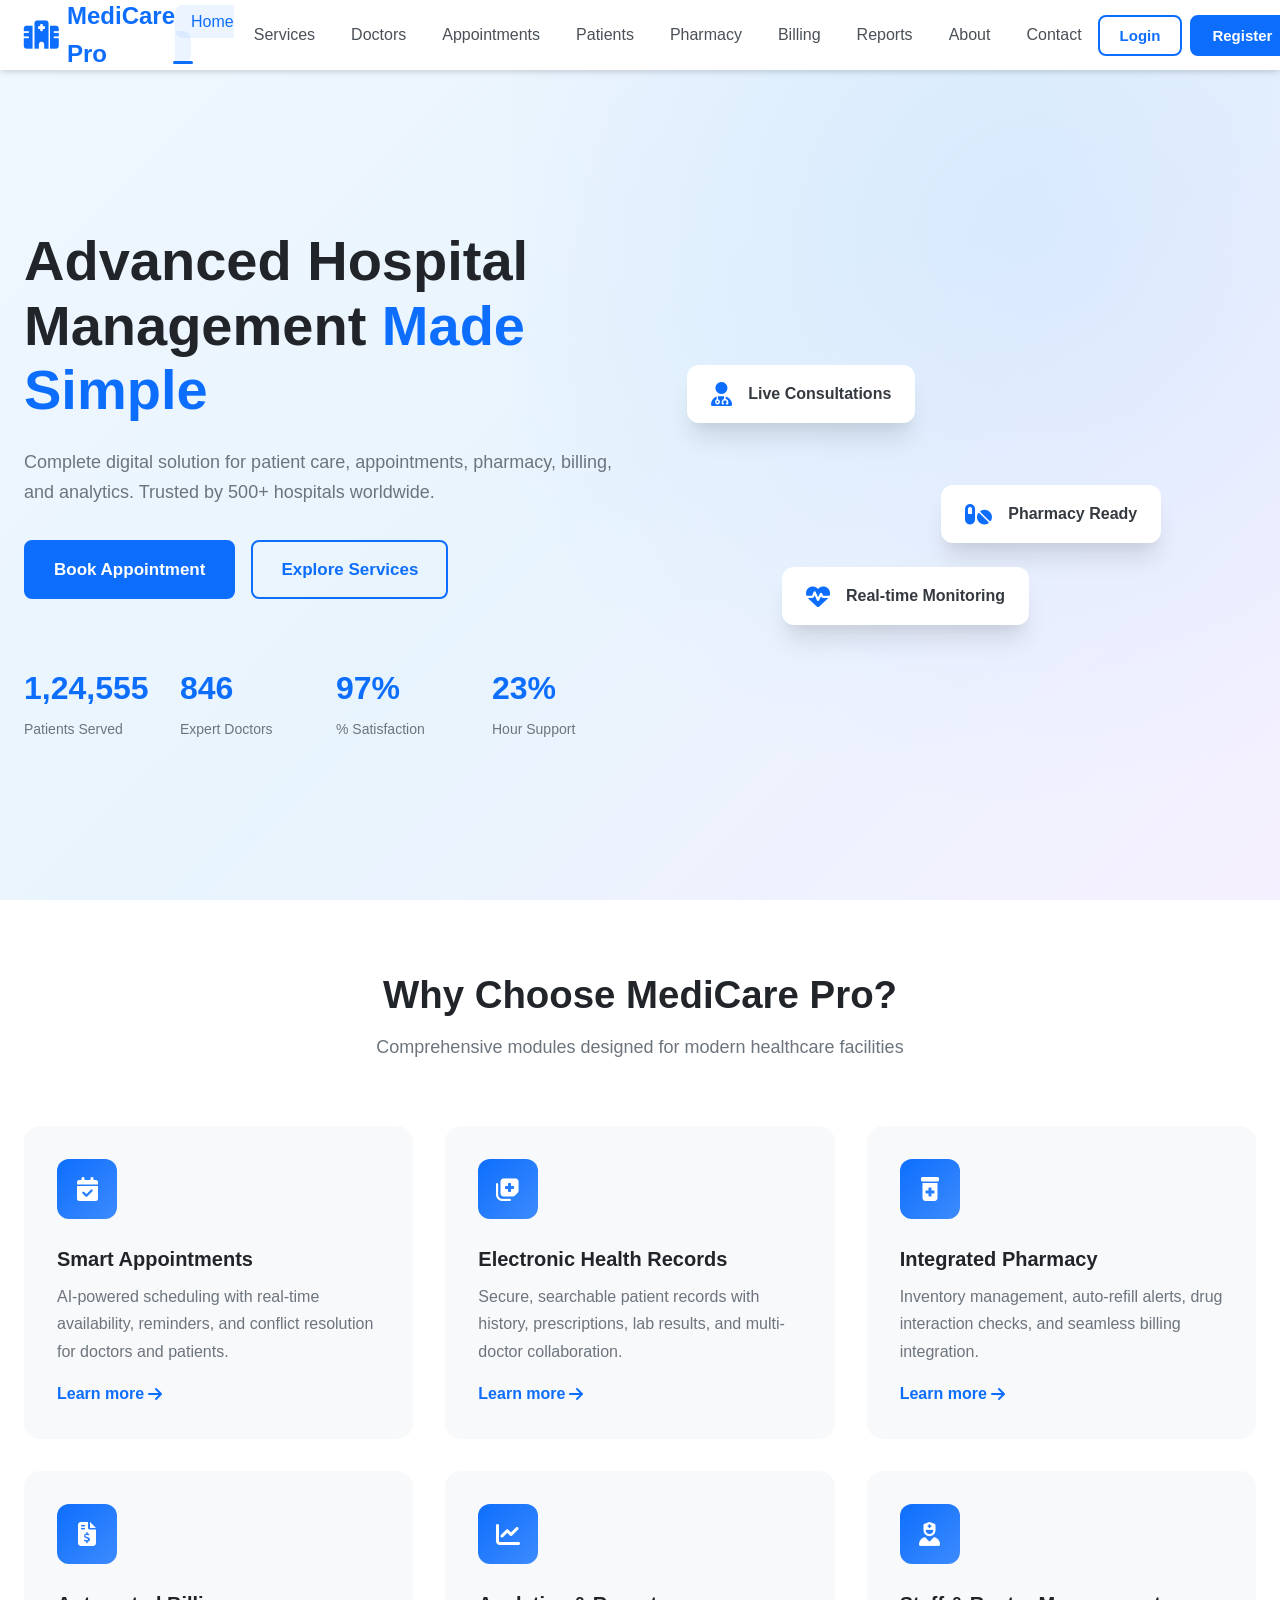
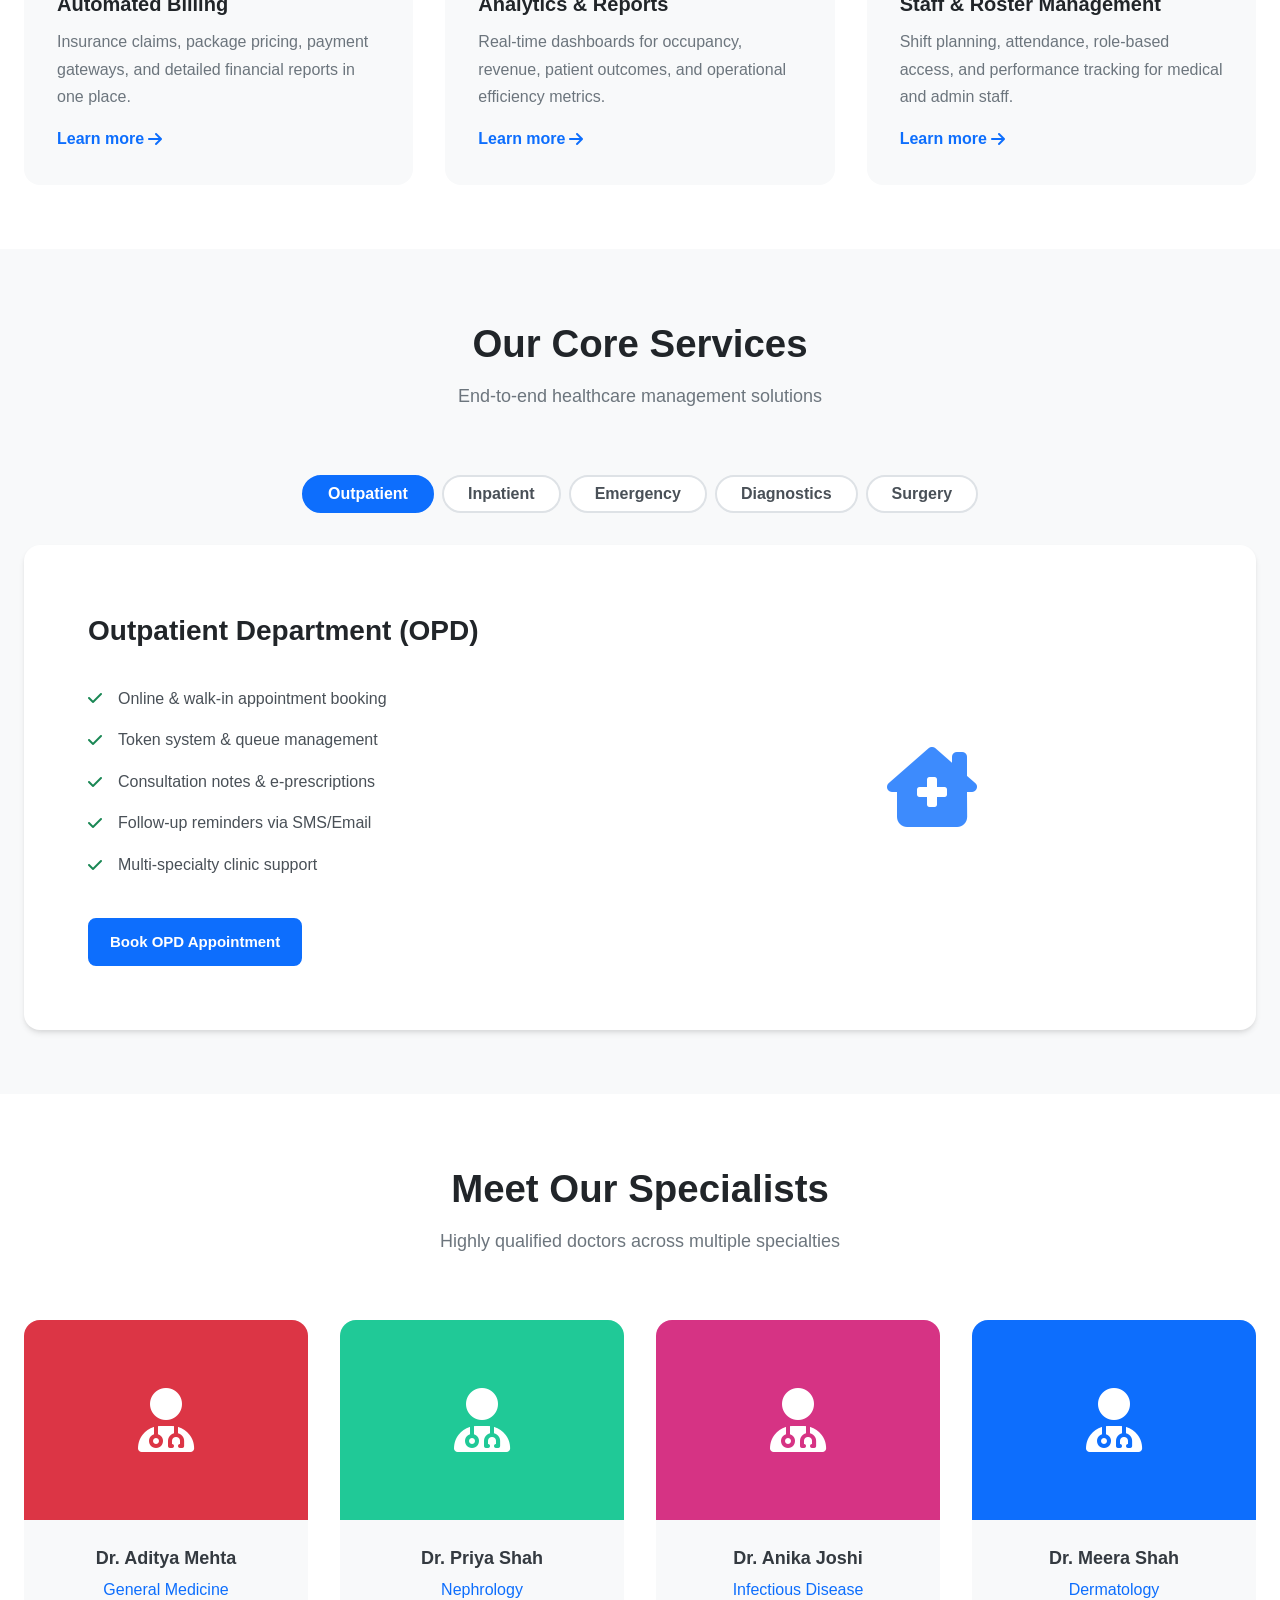
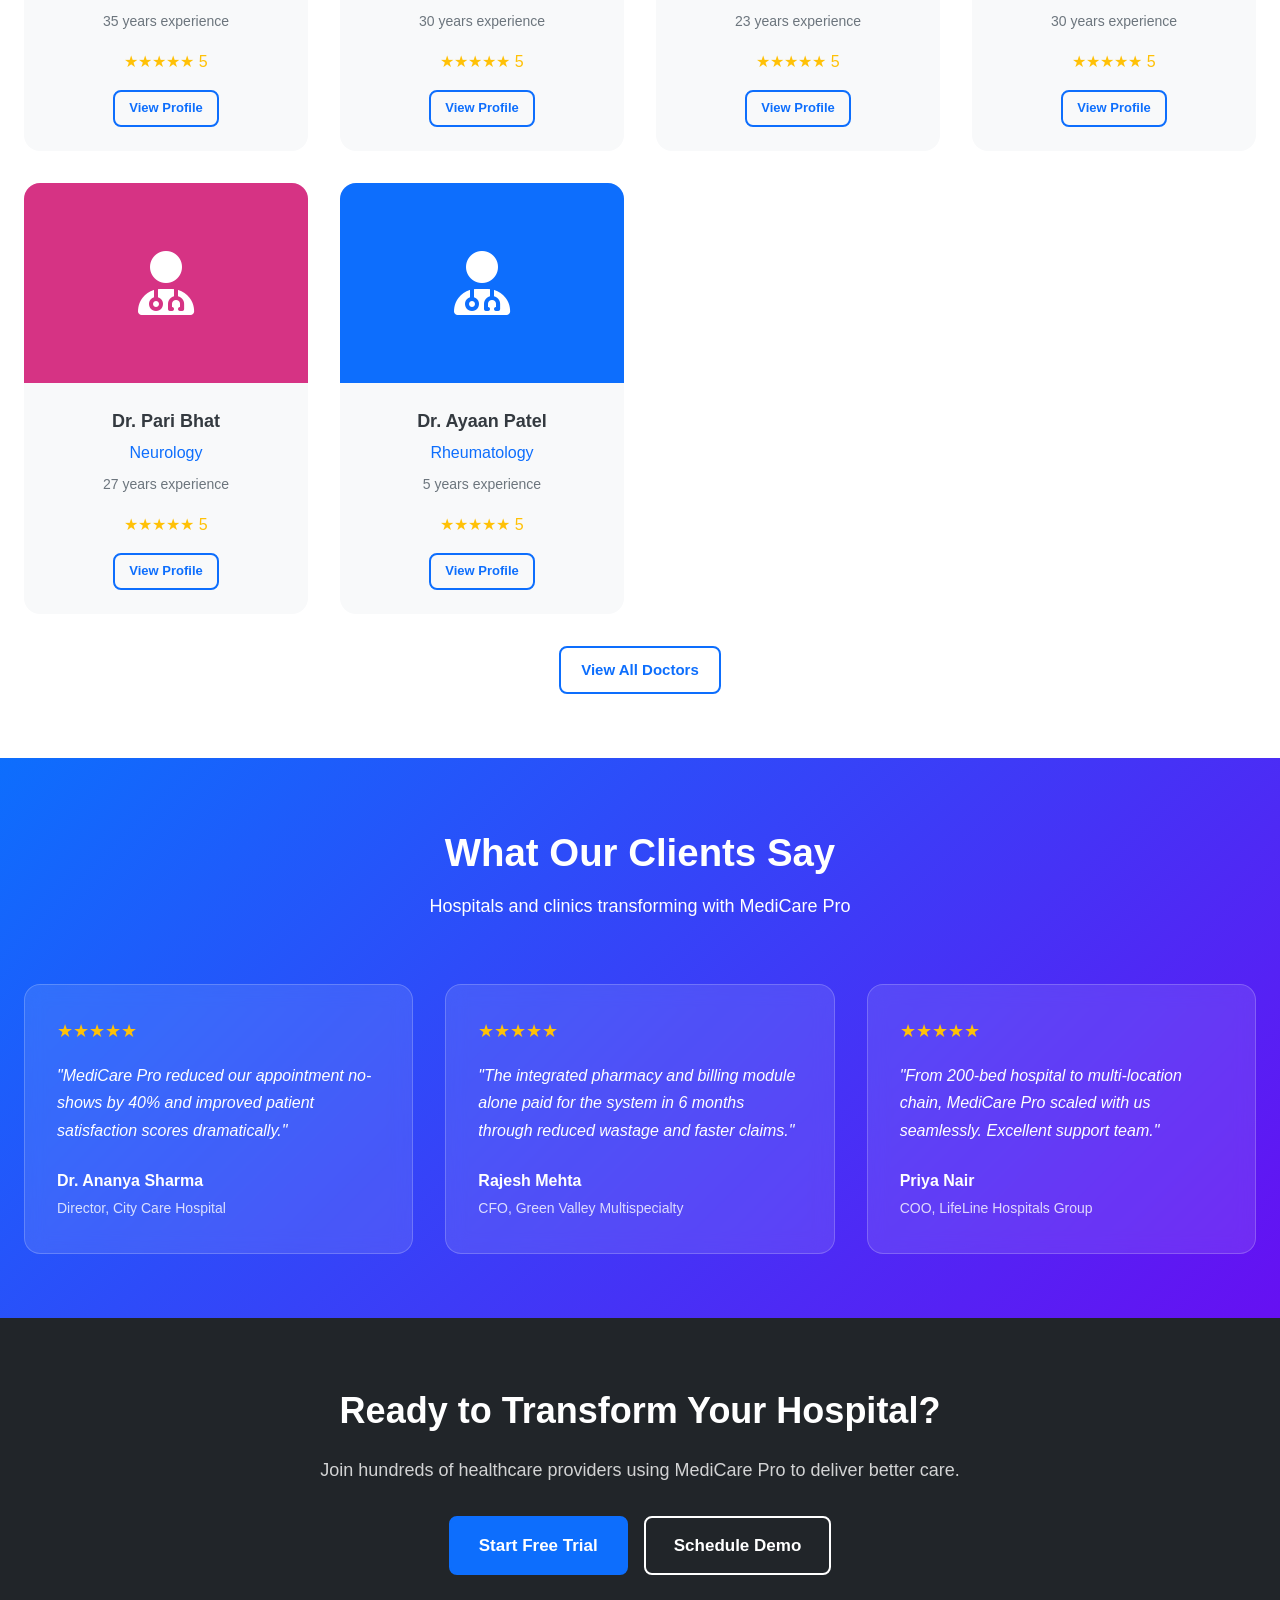
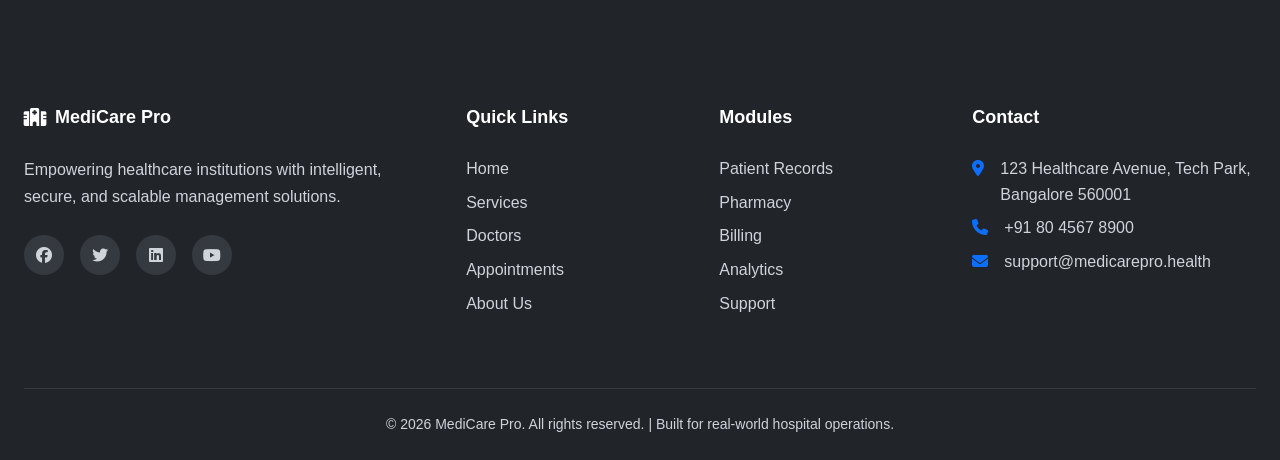
<file: index.html>
<!DOCTYPE html>
<html lang="en">
<head>
    <meta charset="UTF-8">
    <meta name="viewport" content="width=device-width, initial-scale=1.0">
    <title>MediCare Pro - Smart Hospital Management System</title>
    <link rel="stylesheet" href="css/styles.css">
    <link rel="stylesheet" href="css/animations.css">
    <link rel="stylesheet" href="css/components.css">
    <link rel="stylesheet" href="https://cdnjs.cloudflare.com/ajax/libs/font-awesome/6.5.1/css/all.min.css">
</head>
<body>
    <!-- Navigation -->
    <nav class="navbar" id="navbar">
        <div class="nav-container">
            <a href="index.html" class="logo">
                <i class="fas fa-hospital"></i>
                <span>MediCare Pro</span>
            </a>
            <ul class="nav-menu" id="nav-menu">
                <li><a href="index.html" class="nav-link active">Home</a></li>
                <li><a href="pages/services.html" class="nav-link">Services</a></li>
                <li><a href="pages/doctors.html" class="nav-link">Doctors</a></li>
                <li><a href="pages/appointments.html" class="nav-link">Appointments</a></li>
                <li><a href="pages/patients.html" class="nav-link">Patients</a></li>
                <li><a href="pages/pharmacy.html" class="nav-link">Pharmacy</a></li>
                <li><a href="pages/billing.html" class="nav-link">Billing</a></li>
                <li><a href="pages/reports.html" class="nav-link">Reports</a></li>
                <li><a href="pages/about.html" class="nav-link">About</a></li>
                <li><a href="pages/contact.html" class="nav-link">Contact</a></li>
            </ul>
            <div class="nav-actions">
                <button class="btn btn-outline" id="loginBtn" onclick="openModal('loginModal')">Login</button>
                <button class="btn btn-primary" id="registerBtn" onclick="openModal('registerModal')">Register</button>
                <button class="hamburger" id="hamburger" onclick="toggleMenu()">
                    <span></span><span></span><span></span>
                </button>
            </div>
        </div>
    </nav>

    <!-- Hero Section -->
    <section class="hero">
        <div class="hero-content">
            <h1 class="hero-title">Advanced Hospital Management <span class="highlight">Made Simple</span></h1>
            <p class="hero-subtitle">Complete digital solution for patient care, appointments, pharmacy, billing, and analytics. Trusted by 500+ hospitals worldwide.</p>
            <div class="hero-buttons">
                <a href="pages/appointments.html" class="btn btn-primary btn-lg">Book Appointment</a>
                <a href="pages/services.html" class="btn btn-outline btn-lg">Explore Services</a>
            </div>
            <div class="hero-stats">
                <div class="stat-item">
                    <h3 data-count="125000">0</h3>
                    <p>Patients Served</p>
                </div>
                <div class="stat-item">
                    <h3 data-count="850">0</h3>
                    <p>Expert Doctors</p>
                </div>
                <div class="stat-item">
                    <h3 data-count="98">0</h3>
                    <p>% Satisfaction</p>
                </div>
                <div class="stat-item">
                    <h3 data-count="24">0</h3>
                    <p>Hour Support</p>
                </div>
            </div>
        </div>
        <div class="hero-image">
            <div class="floating-card card-1">
                <i class="fas fa-user-md"></i>
                <span>Live Consultations</span>
            </div>
            <div class="floating-card card-2">
                <i class="fas fa-pills"></i>
                <span>Pharmacy Ready</span>
            </div>
            <div class="floating-card card-3">
                <i class="fas fa-heartbeat"></i>
                <span>Real-time Monitoring</span>
            </div>
        </div>
    </section>

    <!-- Features Section -->
    <section class="features" id="features">
        <div class="container">
            <div class="section-header">
                <h2>Why Choose MediCare Pro?</h2>
                <p>Comprehensive modules designed for modern healthcare facilities</p>
            </div>
            <div class="features-grid">
                <div class="feature-card" data-aos="fade-up">
                    <div class="feature-icon"><i class="fas fa-calendar-check"></i></div>
                    <h3>Smart Appointments</h3>
                    <p>AI-powered scheduling with real-time availability, reminders, and conflict resolution for doctors and patients.</p>
                    <a href="pages/appointments.html" class="feature-link">Learn more <i class="fas fa-arrow-right"></i></a>
                </div>
                <div class="feature-card" data-aos="fade-up" data-aos-delay="100">
                    <div class="feature-icon"><i class="fas fa-notes-medical"></i></div>
                    <h3>Electronic Health Records</h3>
                    <p>Secure, searchable patient records with history, prescriptions, lab results, and multi-doctor collaboration.</p>
                    <a href="pages/patients.html" class="feature-link">Learn more <i class="fas fa-arrow-right"></i></a>
                </div>
                <div class="feature-card" data-aos="fade-up" data-aos-delay="200">
                    <div class="feature-icon"><i class="fas fa-prescription-bottle-alt"></i></div>
                    <h3>Integrated Pharmacy</h3>
                    <p>Inventory management, auto-refill alerts, drug interaction checks, and seamless billing integration.</p>
                    <a href="pages/pharmacy.html" class="feature-link">Learn more <i class="fas fa-arrow-right"></i></a>
                </div>
                <div class="feature-card" data-aos="fade-up" data-aos-delay="300">
                    <div class="feature-icon"><i class="fas fa-file-invoice-dollar"></i></div>
                    <h3>Automated Billing</h3>
                    <p>Insurance claims, package pricing, payment gateways, and detailed financial reports in one place.</p>
                    <a href="pages/billing.html" class="feature-link">Learn more <i class="fas fa-arrow-right"></i></a>
                </div>
                <div class="feature-card" data-aos="fade-up" data-aos-delay="400">
                    <div class="feature-icon"><i class="fas fa-chart-line"></i></div>
                    <h3>Analytics & Reports</h3>
                    <p>Real-time dashboards for occupancy, revenue, patient outcomes, and operational efficiency metrics.</p>
                    <a href="pages/reports.html" class="feature-link">Learn more <i class="fas fa-arrow-right"></i></a>
                </div>
                <div class="feature-card" data-aos="fade-up" data-aos-delay="500">
                    <div class="feature-icon"><i class="fas fa-user-nurse"></i></div>
                    <h3>Staff & Roster Management</h3>
                    <p>Shift planning, attendance, role-based access, and performance tracking for medical and admin staff.</p>
                    <a href="pages/doctors.html" class="feature-link">Learn more <i class="fas fa-arrow-right"></i></a>
                </div>
            </div>
        </div>
    </section>

    <!-- Services Preview -->
    <section class="services-preview">
        <div class="container">
            <div class="section-header">
                <h2>Our Core Services</h2>
                <p>End-to-end healthcare management solutions</p>
            </div>
            <div class="services-tabs">
                <button class="tab-btn active" data-tab="outpatient">Outpatient</button>
                <button class="tab-btn" data-tab="inpatient">Inpatient</button>
                <button class="tab-btn" data-tab="emergency">Emergency</button>
                <button class="tab-btn" data-tab="diagnostics">Diagnostics</button>
                <button class="tab-btn" data-tab="surgery">Surgery</button>
            </div>
            <div class="tab-content active" id="outpatient">
                <div class="service-detail">
                    <div class="service-info">
                        <h3>Outpatient Department (OPD)</h3>
                        <ul>
                            <li><i class="fas fa-check"></i> Online & walk-in appointment booking</li>
                            <li><i class="fas fa-check"></i> Token system & queue management</li>
                            <li><i class="fas fa-check"></i> Consultation notes & e-prescriptions</li>
                            <li><i class="fas fa-check"></i> Follow-up reminders via SMS/Email</li>
                            <li><i class="fas fa-check"></i> Multi-specialty clinic support</li>
                        </ul>
                        <a href="pages/appointments.html" class="btn btn-primary">Book OPD Appointment</a>
                    </div>
                    <div class="service-visual">
                        <i class="fas fa-clinic-medical fa-5x"></i>
                    </div>
                </div>
            </div>
            <div class="tab-content" id="inpatient">
                <div class="service-detail">
                    <div class="service-info">
                        <h3>Inpatient Department (IPD)</h3>
                        <ul>
                            <li><i class="fas fa-check"></i> Bed allocation & occupancy tracking</li>
                            <li><i class="fas fa-check"></i> Nursing care plans & vitals monitoring</li>
                            <li><i class="fas fa-check"></i> Discharge summary generation</li>
                            <li><i class="fas fa-check"></i> Room & ward management</li>
                            <li><i class="fas fa-check"></i> Family communication portal</li>
                        </ul>
                        <a href="pages/patients.html" class="btn btn-primary">View IPD Dashboard</a>
                    </div>
                    <div class="service-visual">
                        <i class="fas fa-procedures fa-5x"></i>
                    </div>
                </div>
            </div>
            <div class="tab-content" id="emergency">
                <div class="service-detail">
                    <div class="service-info">
                        <h3>Emergency & Trauma</h3>
                        <ul>
                            <li><i class="fas fa-check"></i> Triage & priority queuing</li>
                            <li><i class="fas fa-check"></i> Ambulance integration</li>
                            <li><i class="fas fa-check"></i> Critical care alerts</li>
                            <li><i class="fas fa-check"></i> Trauma protocol checklists</li>
                            <li><i class="fas fa-check"></i> 24/7 doctor on-call system</li>
                        </ul>
                        <a href="pages/contact.html" class="btn btn-primary">Emergency Contact</a>
                    </div>
                    <div class="service-visual">
                        <i class="fas fa-ambulance fa-5x"></i>
                    </div>
                </div>
            </div>
            <div class="tab-content" id="diagnostics">
                <div class="service-detail">
                    <div class="service-info">
                        <h3>Diagnostics & Lab</h3>
                        <ul>
                            <li><i class="fas fa-check"></i> Lab order management</li>
                            <li><i class="fas fa-check"></i> Sample tracking & barcode</li>
                            <li><i class="fas fa-check"></i> Results auto-upload to EHR</li>
                            <li><i class="fas fa-check"></i> Imaging (X-Ray, CT, MRI) slots</li>
                            <li><i class="fas fa-check"></i> Quality control reports</li>
                        </ul>
                        <a href="pages/services.html" class="btn btn-primary">View Lab Services</a>
                    </div>
                    <div class="service-visual">
                        <i class="fas fa-flask fa-5x"></i>
                    </div>
                </div>
            </div>
            <div class="tab-content" id="surgery">
                <div class="service-detail">
                    <div class="service-info">
                        <h3>Operation Theatre</h3>
                        <ul>
                            <li><i class="fas fa-check"></i> OT scheduling & resource planning</li>
                            <li><i class="fas fa-check"></i> Pre-op checklist & consent</li>
                            <li><i class="fas fa-check"></i> Surgical team assignment</li>
                            <li><i class="fas fa-check"></i> Post-op recovery tracking</li>
                            <li><i class="fas fa-check"></i> Equipment sterilization logs</li>
                        </ul>
                        <a href="pages/doctors.html" class="btn btn-primary">View Surgeons</a>
                    </div>
                    <div class="service-visual">
                        <i class="fas fa-user-md fa-5x"></i>
                    </div>
                </div>
            </div>
        </div>
    </section>

    <!-- Doctors Preview -->
    <section class="doctors-preview">
        <div class="container">
            <div class="section-header">
                <h2>Meet Our Specialists</h2>
                <p>Highly qualified doctors across multiple specialties</p>
            </div>
            <div class="doctors-carousel" id="doctorsCarousel">
                <!-- Populated by JS -->
            </div>
            <div class="text-center">
                <a href="pages/doctors.html" class="btn btn-outline">View All Doctors</a>
            </div>
        </div>
    </section>

    <!-- Testimonials -->
    <section class="testimonials">
        <div class="container">
            <div class="section-header">
                <h2>What Our Clients Say</h2>
                <p>Hospitals and clinics transforming with MediCare Pro</p>
            </div>
            <div class="testimonial-grid">
                <div class="testimonial-card">
                    <div class="stars">★★★★★</div>
                    <p>"MediCare Pro reduced our appointment no-shows by 40% and improved patient satisfaction scores dramatically."</p>
                    <div class="author">
                        <strong>Dr. Ananya Sharma</strong>
                        <span>Director, City Care Hospital</span>
                    </div>
                </div>
                <div class="testimonial-card">
                    <div class="stars">★★★★★</div>
                    <p>"The integrated pharmacy and billing module alone paid for the system in 6 months through reduced wastage and faster claims."</p>
                    <div class="author">
                        <strong>Rajesh Mehta</strong>
                        <span>CFO, Green Valley Multispecialty</span>
                    </div>
                </div>
                <div class="testimonial-card">
                    <div class="stars">★★★★★</div>
                    <p>"From 200-bed hospital to multi-location chain, MediCare Pro scaled with us seamlessly. Excellent support team."</p>
                    <div class="author">
                        <strong>Priya Nair</strong>
                        <span>COO, LifeLine Hospitals Group</span>
                    </div>
                </div>
            </div>
        </div>
    </section>

    <!-- CTA Section -->
    <section class="cta">
        <div class="container">
            <h2>Ready to Transform Your Hospital?</h2>
            <p>Join hundreds of healthcare providers using MediCare Pro to deliver better care.</p>
            <div class="cta-buttons">
                <button class="btn btn-primary btn-lg" onclick="openModal('registerModal')">Start Free Trial</button>
                <a href="pages/contact.html" class="btn btn-outline btn-lg">Schedule Demo</a>
            </div>
        </div>
    </section>

    <!-- Footer -->
    <footer class="footer">
        <div class="container">
            <div class="footer-grid">
                <div class="footer-col">
                    <h4><i class="fas fa-hospital"></i> MediCare Pro</h4>
                    <p>Empowering healthcare institutions with intelligent, secure, and scalable management solutions.</p>
                    <div class="social-links">
                        <a href="#"><i class="fab fa-facebook"></i></a>
                        <a href="#"><i class="fab fa-twitter"></i></a>
                        <a href="#"><i class="fab fa-linkedin"></i></a>
                        <a href="#"><i class="fab fa-youtube"></i></a>
                    </div>
                </div>
                <div class="footer-col">
                    <h4>Quick Links</h4>
                    <ul>
                        <li><a href="index.html">Home</a></li>
                        <li><a href="pages/services.html">Services</a></li>
                        <li><a href="pages/doctors.html">Doctors</a></li>
                        <li><a href="pages/appointments.html">Appointments</a></li>
                        <li><a href="pages/about.html">About Us</a></li>
                    </ul>
                </div>
                <div class="footer-col">
                    <h4>Modules</h4>
                    <ul>
                        <li><a href="pages/patients.html">Patient Records</a></li>
                        <li><a href="pages/pharmacy.html">Pharmacy</a></li>
                        <li><a href="pages/billing.html">Billing</a></li>
                        <li><a href="pages/reports.html">Analytics</a></li>
                        <li><a href="pages/contact.html">Support</a></li>
                    </ul>
                </div>
                <div class="footer-col">
                    <h4>Contact</h4>
                    <ul class="contact-info">
                        <li><i class="fas fa-map-marker-alt"></i> 123 Healthcare Avenue, Tech Park, Bangalore 560001</li>
                        <li><i class="fas fa-phone"></i> +91 80 4567 8900</li>
                        <li><i class="fas fa-envelope"></i> support@medicarepro.health</li>
                    </ul>
                </div>
            </div>
            <div class="footer-bottom">
                <p>&copy; 2026 MediCare Pro. All rights reserved. | Built for real-world hospital operations.</p>
            </div>
        </div>
    </footer>

    <!-- Login Modal -->
    <div class="modal" id="loginModal">
        <div class="modal-content">
            <span class="close-modal" onclick="closeModal('loginModal')">&times;</span>
            <h2>Login to MediCare Pro</h2>
            <form id="loginForm" onsubmit="handleLogin(event)">
                <div class="form-group">
                    <label for="loginEmail">Email / Username</label>
                    <input type="text" id="loginEmail" required placeholder="Enter your email">
                </div>
                <div class="form-group">
                    <label for="loginPassword">Password</label>
                    <input type="password" id="loginPassword" required placeholder="Enter password">
                </div>
                <div class="form-options">
                    <label><input type="checkbox"> Remember me</label>
                    <a href="#" onclick="showForgotPassword()">Forgot password?</a>
                </div>
                <button type="submit" class="btn btn-primary btn-block">Login</button>
            </form>
            <p class="modal-footer-text">Don't have an account? <a href="#" onclick="switchModal('loginModal','registerModal')">Register</a></p>
        </div>
    </div>

    <!-- Register Modal -->
    <div class="modal" id="registerModal">
        <div class="modal-content">
            <span class="close-modal" onclick="closeModal('registerModal')">&times;</span>
            <h2>Create Account</h2>
            <form id="registerForm" onsubmit="handleRegister(event)">
                <div class="form-row">
                    <div class="form-group">
                        <label for="regName">Full Name</label>
                        <input type="text" id="regName" required>
                    </div>
                    <div class="form-group">
                        <label for="regRole">Role</label>
                        <select id="regRole" required>
                            <option value="">Select Role</option>
                            <option value="admin">Hospital Admin</option>
                            <option value="doctor">Doctor</option>
                            <option value="nurse">Nurse</option>
                            <option value="receptionist">Receptionist</option>
                            <option value="pharmacist">Pharmacist</option>
                        </select>
                    </div>
                </div>
                <div class="form-group">
                    <label for="regEmail">Email</label>
                    <input type="email" id="regEmail" required>
                </div>
                <div class="form-group">
                    <label for="regPhone">Phone</label>
                    <input type="tel" id="regPhone" required>
                </div>
                <div class="form-group">
                    <label for="regPassword">Password</label>
                    <input type="password" id="regPassword" required minlength="8">
                </div>
                <div class="form-group">
                    <label for="regHospital">Hospital / Clinic Name</label>
                    <input type="text" id="regHospital" required>
                </div>
                <button type="submit" class="btn btn-primary btn-block">Create Account</button>
            </form>
            <p class="modal-footer-text">Already have an account? <a href="#" onclick="switchModal('registerModal','loginModal')">Login</a></p>
        </div>
    </div>

    <!-- Toast Notification -->
    <div class="toast" id="toast"></div>

    <script src="js/data.js"></script>
    <script src="js/utils.js"></script>
    <script src="js/main.js"></script>
    <script src="js/auth.js"></script>
    <script src="js/home.js"></script>
</body>
</html>
</file>
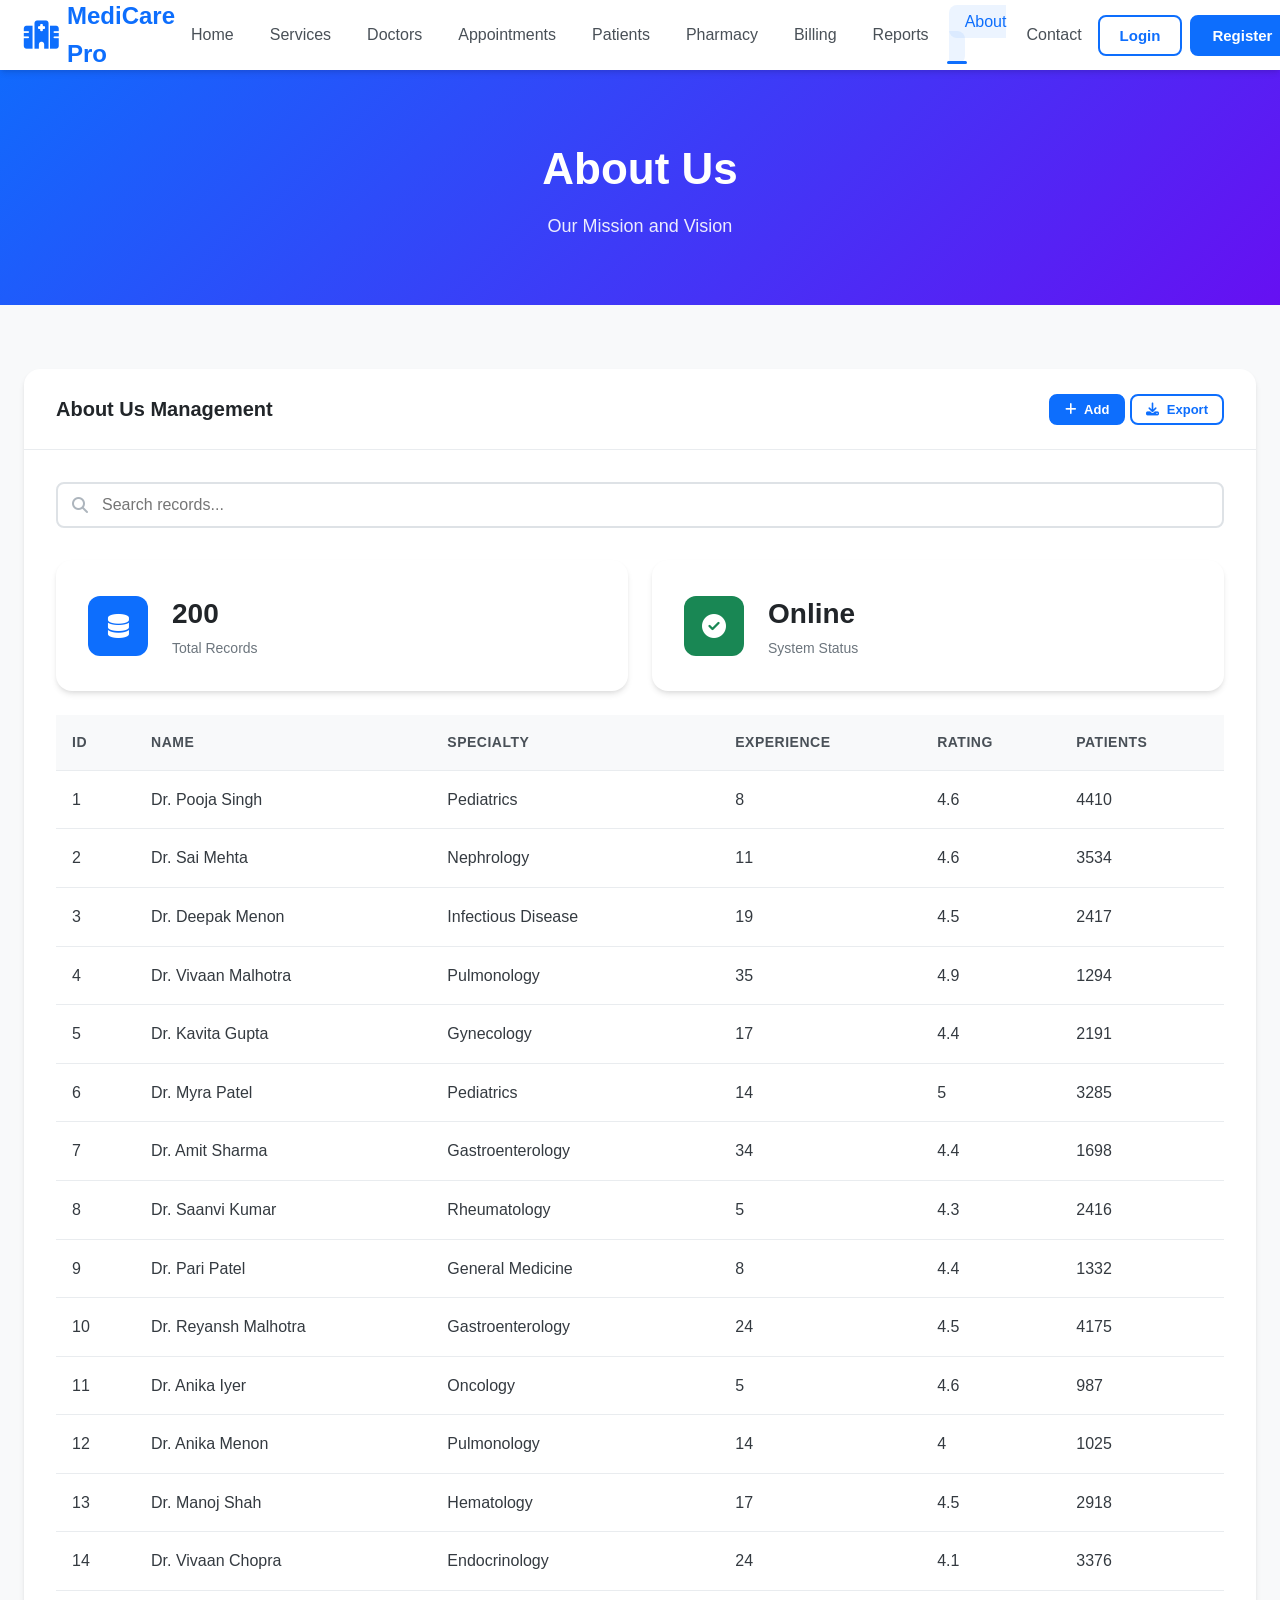
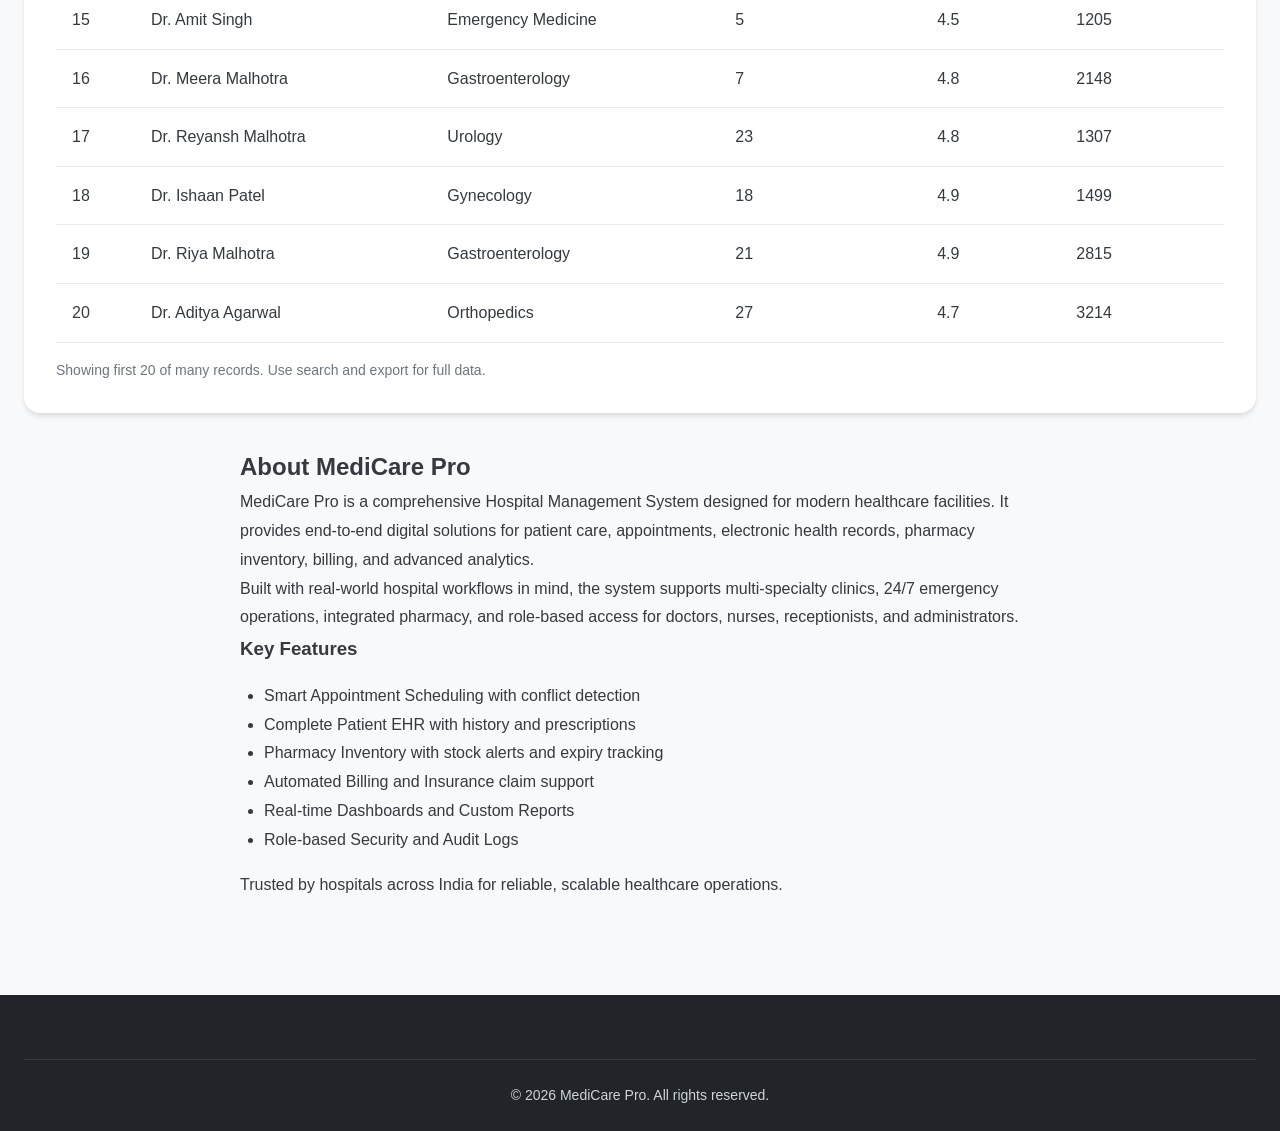
<file: pages/about.html>
<!DOCTYPE html>
<html lang="en">
<head>
    <meta charset="UTF-8">
    <meta name="viewport" content="width=device-width, initial-scale=1.0">
    <title>About Us - MediCare Pro</title>
    <link rel="stylesheet" href="../css/styles.css">
    <link rel="stylesheet" href="../css/animations.css">
    <link rel="stylesheet" href="../css/components.css">
    <link rel="stylesheet" href="https://cdnjs.cloudflare.com/ajax/libs/font-awesome/6.5.1/css/all.min.css">
</head>
<body>
    <nav class="navbar" id="navbar">
        <div class="nav-container">
            <a href="../index.html" class="logo"><i class="fas fa-hospital"></i> <span>MediCare Pro</span></a>
            <ul class="nav-menu" id="nav-menu">
                <li><a href="../index.html" class="nav-link">Home</a></li>
                <li><a href="services.html" class="nav-link">Services</a></li>
                <li><a href="doctors.html" class="nav-link">Doctors</a></li>
                <li><a href="appointments.html" class="nav-link">Appointments</a></li>
                <li><a href="patients.html" class="nav-link">Patients</a></li>
                <li><a href="pharmacy.html" class="nav-link">Pharmacy</a></li>
                <li><a href="billing.html" class="nav-link">Billing</a></li>
                <li><a href="reports.html" class="nav-link">Reports</a></li>
                <li><a href="about.html" class="nav-link">About</a></li>
                <li><a href="contact.html" class="nav-link">Contact</a></li>

            </ul>
            <div class="nav-actions">
                <button class="btn btn-outline" id="loginBtn" onclick="openModal('loginModal')">Login</button>
                <button class="btn btn-primary" id="registerBtn" onclick="openModal('registerModal')">Register</button>
                <button class="hamburger" id="hamburger" onclick="toggleMenu()"><span></span><span></span><span></span></button>
            </div>
        </div>
    </nav>
    <header class="page-header">
        <div class="container">
            <h1>About Us</h1>
            <p>Our Mission and Vision</p>
        </div>
    </header>
    <section class="page-content">
        <div class="container">
            <div class="card">
                <div class="card-header"><h3>About Us Management</h3>
                    <div>
                        <button class="btn btn-sm btn-primary" onclick="Utils.showToast('New record form opened (demo)','info')"><i class="fas fa-plus"></i> Add</button>
                        <button class="btn btn-sm btn-outline" onclick="exportData()"><i class="fas fa-download"></i> Export</button>
                    </div>
                </div>
                <div class="card-body">
                    <div class="filters-bar">
                        <div class="search-box"><i class="fas fa-search"></i><input type="text" id="searchInput" placeholder="Search records..." oninput="filterTable()"></div>
                    </div>
                    <div class="stats-grid" style="margin-bottom:1.5rem;">
                        <div class="stat-card"><div class="stat-icon blue"><i class="fas fa-database"></i></div><div><div class="stat-value" id="recordCount">0</div><div class="stat-label">Total Records</div></div></div>
                        <div class="stat-card"><div class="stat-icon green"><i class="fas fa-check-circle"></i></div><div><div class="stat-value">Online</div><div class="stat-label">System Status</div></div></div>
                    </div>
                    <div id="tableContainer"><p style="text-align:center;color:#6c757d;padding:2rem;">Data table loads interactively from APP_DATA.</p></div>
                </div>
            </div>
            
            <div style="max-width:800px;margin:2rem auto;line-height:1.8;">
                <h2>About MediCare Pro</h2>
                <p>MediCare Pro is a comprehensive Hospital Management System designed for modern healthcare facilities. It provides end-to-end digital solutions for patient care, appointments, electronic health records, pharmacy inventory, billing, and advanced analytics.</p>
                <p>Built with real-world hospital workflows in mind, the system supports multi-specialty clinics, 24/7 emergency operations, integrated pharmacy, and role-based access for doctors, nurses, receptionists, and administrators.</p>
                <h3>Key Features</h3>
                <ul style="list-style:disc;padding-left:1.5rem;margin:1rem 0;">
                    <li>Smart Appointment Scheduling with conflict detection</li>
                    <li>Complete Patient EHR with history and prescriptions</li>
                    <li>Pharmacy Inventory with stock alerts and expiry tracking</li>
                    <li>Automated Billing and Insurance claim support</li>
                    <li>Real-time Dashboards and Custom Reports</li>
                    <li>Role-based Security and Audit Logs</li>
                </ul>
                <p>Trusted by hospitals across India for reliable, scalable healthcare operations.</p>
            </div>
        </div>
    </section>
    <div class="toast" id="toast"></div>
    <footer class="footer"><div class="container"><div class="footer-bottom"><p>&copy; 2026 MediCare Pro. All rights reserved.</p></div></div></footer>
    <script src="../js/data.js"></script>
    <script src="../js/utils.js"></script>
    <script src="../js/main.js"></script>
    <script src="../js/auth.js"></script>
    <script>
        document.addEventListener("DOMContentLoaded", function() {
            document.querySelectorAll(".nav-link").forEach(l => {
                if (l.getAttribute("href") === "about.html") l.classList.add("active");
            });
            let dataKey = "doctors";
            if ("about" === "patients") dataKey = "patients";
            else if ("about" === "pharmacy") dataKey = "pharmacy";
            else if ("about" === "billing" || "about" === "reports") dataKey = "appointments";
            if (typeof APP_DATA !== "undefined" && APP_DATA[dataKey]) {
                document.getElementById("recordCount").textContent = APP_DATA[dataKey].length.toLocaleString();
                renderSimpleTable(APP_DATA[dataKey].slice(0, 20), dataKey);
            }
        });
        function renderSimpleTable(rows, key) {
            if (!rows.length) return;
            const keys = Object.keys(rows[0]).slice(0, 6);
            let html = '<div class="table-responsive"><table><thead><tr>' + keys.map(k => '<th>' + k + '</th>').join('') + '</tr></thead><tbody>';
            rows.forEach(r => {
                html += '<tr>' + keys.map(k => '<td>' + (Array.isArray(r[k]) ? r[k].join(', ') : r[k]) + '</td>').join('') + '</tr>';
            });
            html += '</tbody></table></div><p style="margin-top:1rem;color:#6c757d;font-size:0.875rem;">Showing first 20 of many records. Use search and export for full data.</p>';
            document.getElementById("tableContainer").innerHTML = html;
        }
        function filterTable() {
            Utils.showToast("Filter applied (demo)", "info");
        }
        function exportData() {
            let dataKey = "doctors";
            if ("about" === "patients") dataKey = "patients";
            else if ("about" === "pharmacy") dataKey = "pharmacy";
            else dataKey = "appointments";
            if (typeof APP_DATA !== "undefined") Utils.downloadCSV(APP_DATA[dataKey] || [], "about-export.csv");
        }
    </script>
</body>
</html>
</file>
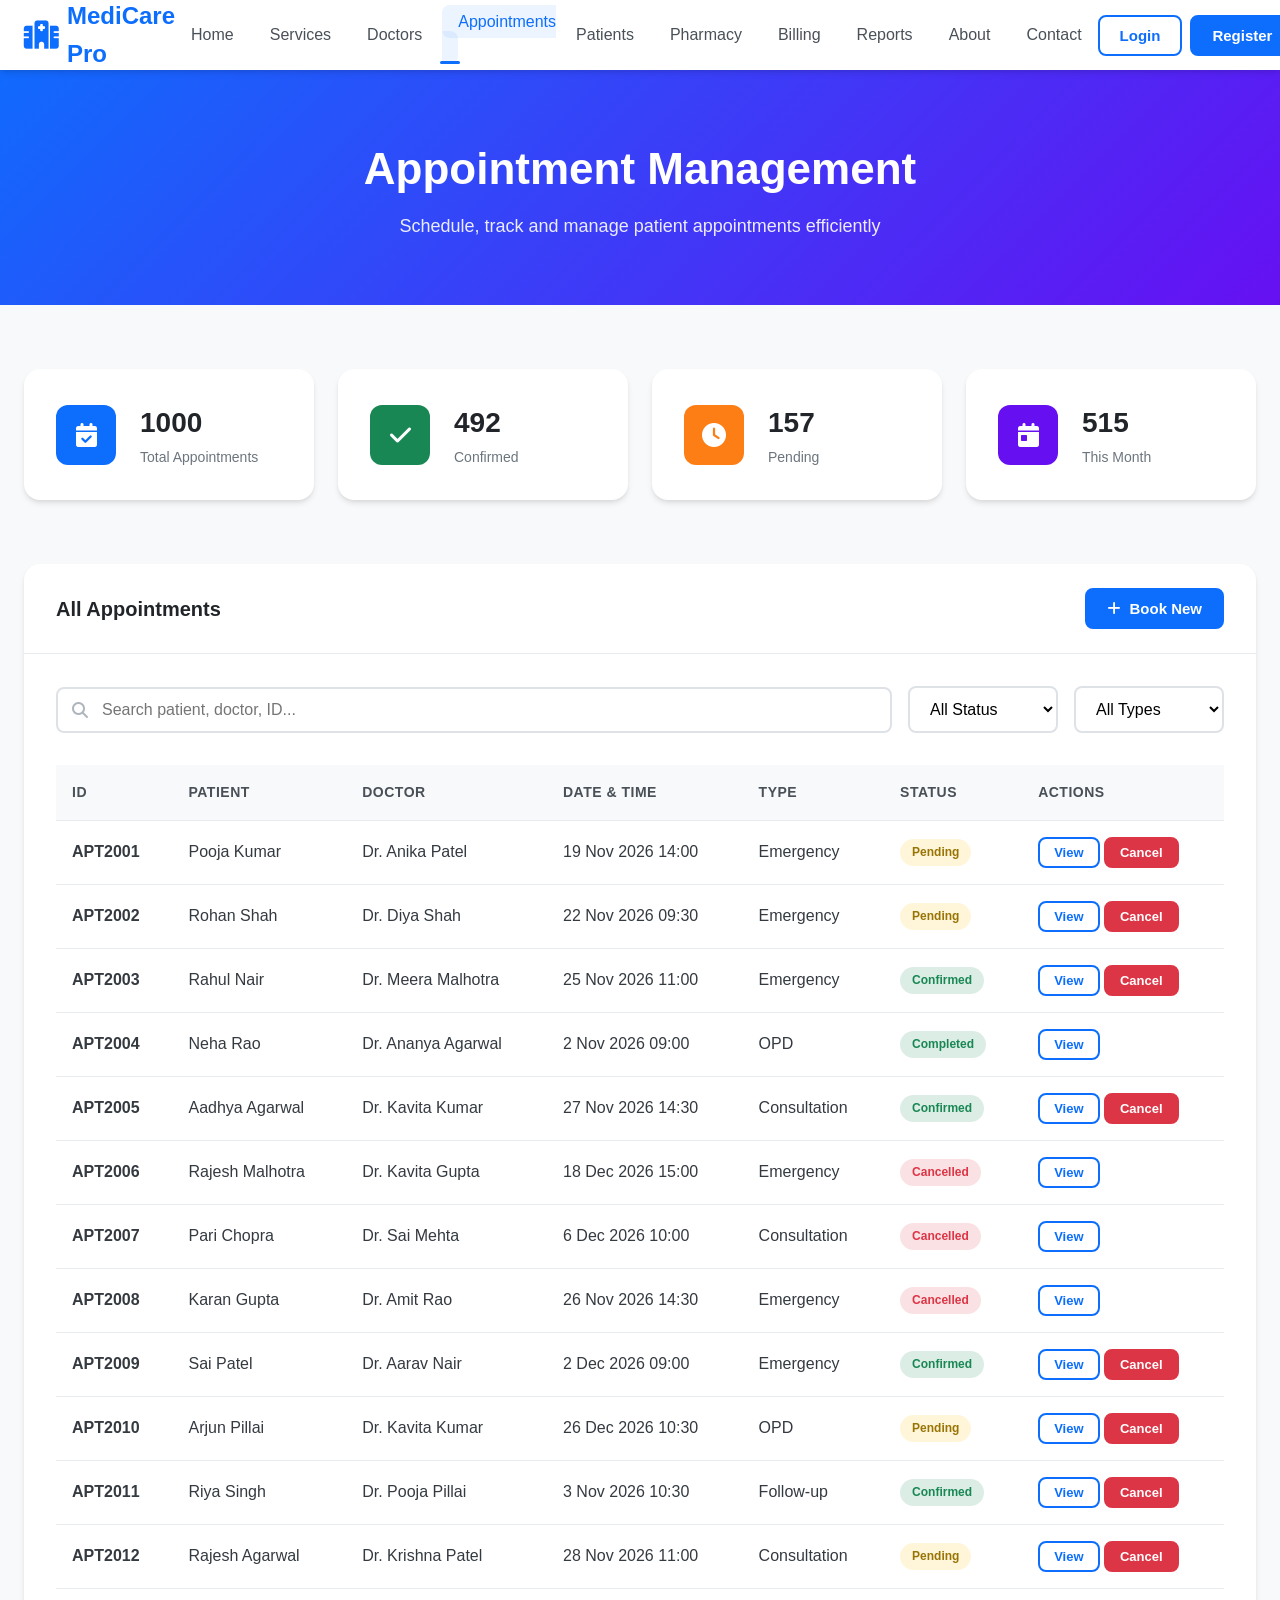
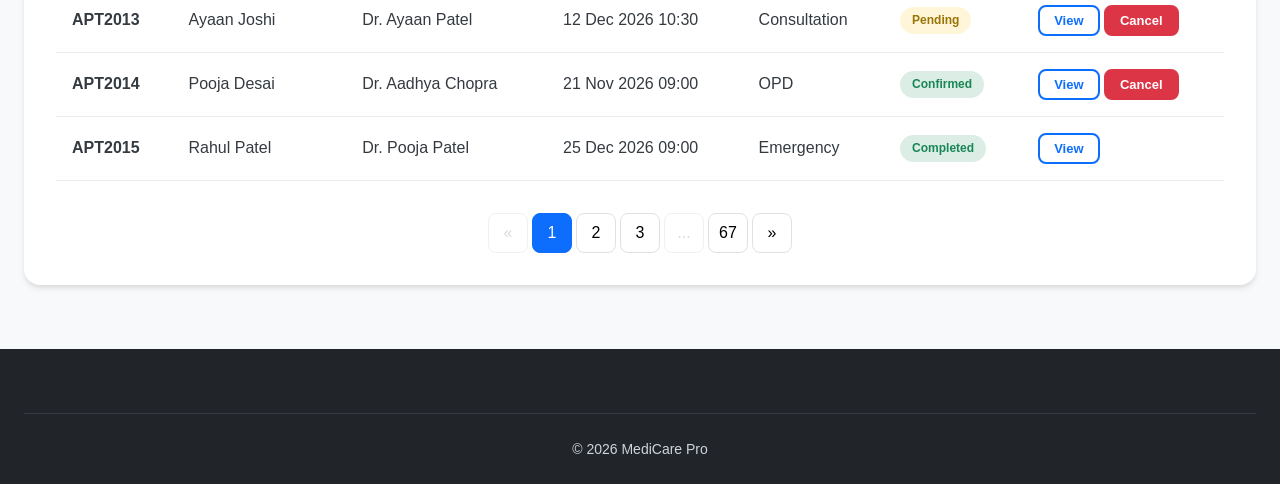
<file: pages/appointments.html>
<!DOCTYPE html>
<html lang="en">
<head>
    <meta charset="UTF-8">
    <meta name="viewport" content="width=device-width, initial-scale=1.0">
    <title>Appointments - MediCare Pro</title>
    <link rel="stylesheet" href="../css/styles.css">
    <link rel="stylesheet" href="../css/animations.css">
    <link rel="stylesheet" href="../css/components.css">
    <link rel="stylesheet" href="https://cdnjs.cloudflare.com/ajax/libs/font-awesome/6.5.1/css/all.min.css">
</head>
<body>
    <nav class="navbar" id="navbar">
        <div class="nav-container">
            <a href="../index.html" class="logo"><i class="fas fa-hospital"></i> <span>MediCare Pro</span></a>
            <ul class="nav-menu" id="nav-menu">
                <li><a href="../index.html" class="nav-link">Home</a></li>
                <li><a href="services.html" class="nav-link">Services</a></li>
                <li><a href="doctors.html" class="nav-link">Doctors</a></li>
                <li><a href="appointments.html" class="nav-link active">Appointments</a></li>
                <li><a href="patients.html" class="nav-link">Patients</a></li>
                <li><a href="pharmacy.html" class="nav-link">Pharmacy</a></li>
                <li><a href="billing.html" class="nav-link">Billing</a></li>
                <li><a href="reports.html" class="nav-link">Reports</a></li>
                <li><a href="about.html" class="nav-link">About</a></li>
                <li><a href="contact.html" class="nav-link">Contact</a></li>
            </ul>
            <div class="nav-actions">
                <button class="btn btn-outline" id="loginBtn" onclick="openModal('loginModal')">Login</button>
                <button class="btn btn-primary" id="registerBtn" onclick="openModal('registerModal')">Register</button>
                <button class="hamburger" id="hamburger" onclick="toggleMenu()"><span></span><span></span><span></span></button>
            </div>
        </div>
    </nav>

    <header class="page-header">
        <div class="container">
            <h1>Appointment Management</h1>
            <p>Schedule, track and manage patient appointments efficiently</p>
        </div>
    </header>

    <section class="page-content">
        <div class="container">
            <div class="stats-grid">
                <div class="stat-card"><div class="stat-icon blue"><i class="fas fa-calendar-check"></i></div><div><div class="stat-value" id="totalAppts">0</div><div class="stat-label">Total Appointments</div></div></div>
                <div class="stat-card"><div class="stat-icon green"><i class="fas fa-check"></i></div><div><div class="stat-value" id="confirmedAppts">0</div><div class="stat-label">Confirmed</div></div></div>
                <div class="stat-card"><div class="stat-icon orange"><i class="fas fa-clock"></i></div><div><div class="stat-value" id="pendingAppts">0</div><div class="stat-label">Pending</div></div></div>
                <div class="stat-card"><div class="stat-icon purple"><i class="fas fa-calendar-day"></i></div><div><div class="stat-value" id="todayAppts">0</div><div class="stat-label">This Month</div></div></div>
            </div>

            <div class="card">
                <div class="card-header">
                    <h3>All Appointments</h3>
                    <button class="btn btn-primary" onclick="openBooking()"><i class="fas fa-plus"></i> Book New</button>
                </div>
                <div class="card-body">
                    <div class="filters-bar">
                        <div class="search-box">
                            <i class="fas fa-search"></i>
                            <input type="text" id="apptSearch" placeholder="Search patient, doctor, ID...">
                        </div>
                        <select class="filter-select" id="statusFilter"><option value="">All Status</option></select>
                        <select class="filter-select" id="typeFilter"><option value="">All Types</option></select>
                    </div>
                    <div class="table-responsive">
                        <table>
                            <thead>
                                <tr>
                                    <th>ID</th>
                                    <th>Patient</th>
                                    <th>Doctor</th>
                                    <th>Date & Time</th>
                                    <th>Type</th>
                                    <th>Status</th>
                                    <th>Actions</th>
                                </tr>
                            </thead>
                            <tbody id="appointmentsTable"></tbody>
                        </table>
                    </div>
                    <div class="pagination" id="apptPagination"></div>
                </div>
            </div>
        </div>
    </section>

    <!-- Booking Modal -->
    <div class="modal" id="bookingModal">
        <div class="modal-content" style="max-width:520px;">
            <span class="close-modal" onclick="closeModal('bookingModal')">&times;</span>
            <h2>Book Appointment</h2>
            <form id="bookingForm">
                <div class="form-group">
                    <label>Patient Name</label>
                    <input type="text" id="bookPatient" required placeholder="Enter patient full name">
                </div>
                <div class="form-group">
                    <label>Doctor</label>
                    <select id="bookDoctor" required><option value="">Select Doctor</option></select>
                </div>
                <div class="form-row">
                    <div class="form-group">
                        <label>Date</label>
                        <input type="date" id="bookDate" required min="2026-11-26">
                    </div>
                    <div class="form-group">
                        <label>Time</label>
                        <select id="bookTime" required>
                            <option value="09:00">09:00 AM</option>
                            <option value="09:30">09:30 AM</option>
                            <option value="10:00">10:00 AM</option>
                            <option value="10:30">10:30 AM</option>
                            <option value="11:00">11:00 AM</option>
                            <option value="14:00">02:00 PM</option>
                            <option value="14:30">02:30 PM</option>
                            <option value="15:00">03:00 PM</option>
                            <option value="16:00">04:00 PM</option>
                        </select>
                    </div>
                </div>
                <div class="form-group">
                    <label>Type</label>
                    <select id="bookType" required>
                        <option value="OPD">OPD Consultation</option>
                        <option value="Follow-up">Follow-up</option>
                        <option value="Consultation">Specialist Consultation</option>
                        <option value="Emergency">Emergency</option>
                    </select>
                </div>
                <button type="submit" class="btn btn-primary btn-block">Confirm Booking</button>
            </form>
        </div>
    </div>

    <div class="toast" id="toast"></div>
    <footer class="footer"><div class="container"><div class="footer-bottom"><p>&copy; 2026 MediCare Pro</p></div></div></footer>

    <script src="../js/data.js"></script>
    <script src="../js/utils.js"></script>
    <script src="../js/main.js"></script>
    <script src="../js/auth.js"></script>
    <script src="../js/appointments.js"></script>
</body>
</html>
</file>
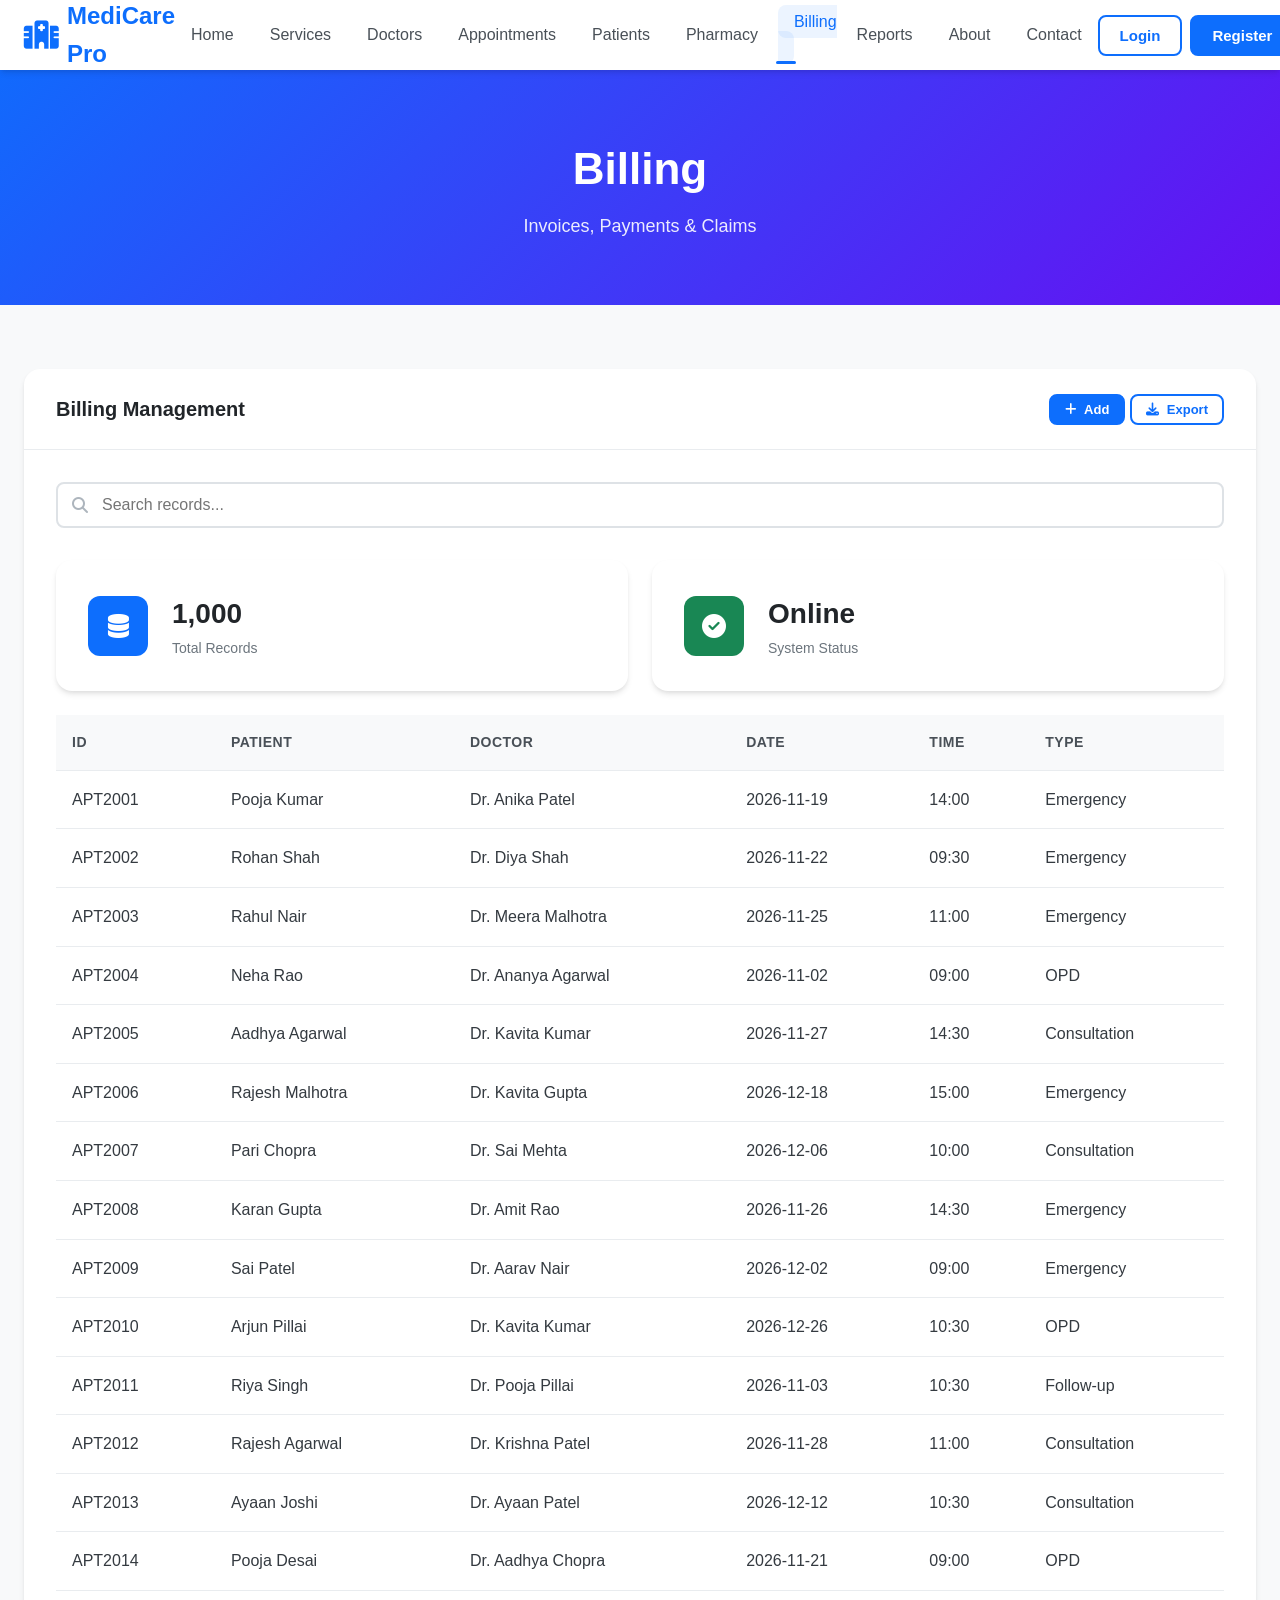
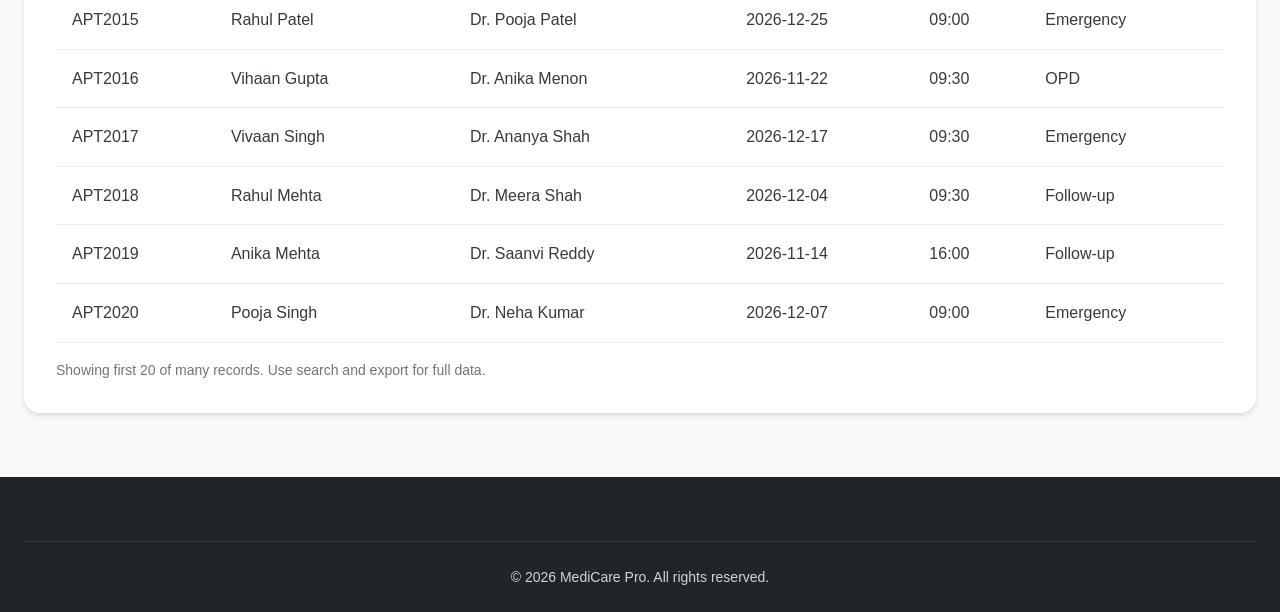
<file: pages/billing.html>
<!DOCTYPE html>
<html lang="en">
<head>
    <meta charset="UTF-8">
    <meta name="viewport" content="width=device-width, initial-scale=1.0">
    <title>Billing - MediCare Pro</title>
    <link rel="stylesheet" href="../css/styles.css">
    <link rel="stylesheet" href="../css/animations.css">
    <link rel="stylesheet" href="../css/components.css">
    <link rel="stylesheet" href="https://cdnjs.cloudflare.com/ajax/libs/font-awesome/6.5.1/css/all.min.css">
</head>
<body>
    <nav class="navbar" id="navbar">
        <div class="nav-container">
            <a href="../index.html" class="logo"><i class="fas fa-hospital"></i> <span>MediCare Pro</span></a>
            <ul class="nav-menu" id="nav-menu">
                <li><a href="../index.html" class="nav-link">Home</a></li>
                <li><a href="services.html" class="nav-link">Services</a></li>
                <li><a href="doctors.html" class="nav-link">Doctors</a></li>
                <li><a href="appointments.html" class="nav-link">Appointments</a></li>
                <li><a href="patients.html" class="nav-link">Patients</a></li>
                <li><a href="pharmacy.html" class="nav-link">Pharmacy</a></li>
                <li><a href="billing.html" class="nav-link">Billing</a></li>
                <li><a href="reports.html" class="nav-link">Reports</a></li>
                <li><a href="about.html" class="nav-link">About</a></li>
                <li><a href="contact.html" class="nav-link">Contact</a></li>

            </ul>
            <div class="nav-actions">
                <button class="btn btn-outline" id="loginBtn" onclick="openModal('loginModal')">Login</button>
                <button class="btn btn-primary" id="registerBtn" onclick="openModal('registerModal')">Register</button>
                <button class="hamburger" id="hamburger" onclick="toggleMenu()"><span></span><span></span><span></span></button>
            </div>
        </div>
    </nav>
    <header class="page-header">
        <div class="container">
            <h1>Billing</h1>
            <p>Invoices, Payments & Claims</p>
        </div>
    </header>
    <section class="page-content">
        <div class="container">
            <div class="card">
                <div class="card-header"><h3>Billing Management</h3>
                    <div>
                        <button class="btn btn-sm btn-primary" onclick="Utils.showToast('New record form opened (demo)','info')"><i class="fas fa-plus"></i> Add</button>
                        <button class="btn btn-sm btn-outline" onclick="exportData()"><i class="fas fa-download"></i> Export</button>
                    </div>
                </div>
                <div class="card-body">
                    <div class="filters-bar">
                        <div class="search-box"><i class="fas fa-search"></i><input type="text" id="searchInput" placeholder="Search records..." oninput="filterTable()"></div>
                    </div>
                    <div class="stats-grid" style="margin-bottom:1.5rem;">
                        <div class="stat-card"><div class="stat-icon blue"><i class="fas fa-database"></i></div><div><div class="stat-value" id="recordCount">0</div><div class="stat-label">Total Records</div></div></div>
                        <div class="stat-card"><div class="stat-icon green"><i class="fas fa-check-circle"></i></div><div><div class="stat-value">Online</div><div class="stat-label">System Status</div></div></div>
                    </div>
                    <div id="tableContainer"><p style="text-align:center;color:#6c757d;padding:2rem;">Data table loads interactively from APP_DATA.</p></div>
                </div>
            </div>
            
        </div>
    </section>
    <div class="toast" id="toast"></div>
    <footer class="footer"><div class="container"><div class="footer-bottom"><p>&copy; 2026 MediCare Pro. All rights reserved.</p></div></div></footer>
    <script src="../js/data.js"></script>
    <script src="../js/utils.js"></script>
    <script src="../js/main.js"></script>
    <script src="../js/auth.js"></script>
    <script>
        document.addEventListener("DOMContentLoaded", function() {
            document.querySelectorAll(".nav-link").forEach(l => {
                if (l.getAttribute("href") === "billing.html") l.classList.add("active");
            });
            let dataKey = "doctors";
            if ("billing" === "patients") dataKey = "patients";
            else if ("billing" === "pharmacy") dataKey = "pharmacy";
            else if ("billing" === "billing" || "billing" === "reports") dataKey = "appointments";
            if (typeof APP_DATA !== "undefined" && APP_DATA[dataKey]) {
                document.getElementById("recordCount").textContent = APP_DATA[dataKey].length.toLocaleString();
                renderSimpleTable(APP_DATA[dataKey].slice(0, 20), dataKey);
            }
        });
        function renderSimpleTable(rows, key) {
            if (!rows.length) return;
            const keys = Object.keys(rows[0]).slice(0, 6);
            let html = '<div class="table-responsive"><table><thead><tr>' + keys.map(k => '<th>' + k + '</th>').join('') + '</tr></thead><tbody>';
            rows.forEach(r => {
                html += '<tr>' + keys.map(k => '<td>' + (Array.isArray(r[k]) ? r[k].join(', ') : r[k]) + '</td>').join('') + '</tr>';
            });
            html += '</tbody></table></div><p style="margin-top:1rem;color:#6c757d;font-size:0.875rem;">Showing first 20 of many records. Use search and export for full data.</p>';
            document.getElementById("tableContainer").innerHTML = html;
        }
        function filterTable() {
            Utils.showToast("Filter applied (demo)", "info");
        }
        function exportData() {
            let dataKey = "doctors";
            if ("billing" === "patients") dataKey = "patients";
            else if ("billing" === "pharmacy") dataKey = "pharmacy";
            else dataKey = "appointments";
            if (typeof APP_DATA !== "undefined") Utils.downloadCSV(APP_DATA[dataKey] || [], "billing-export.csv");
        }
    </script>
</body>
</html>
</file>
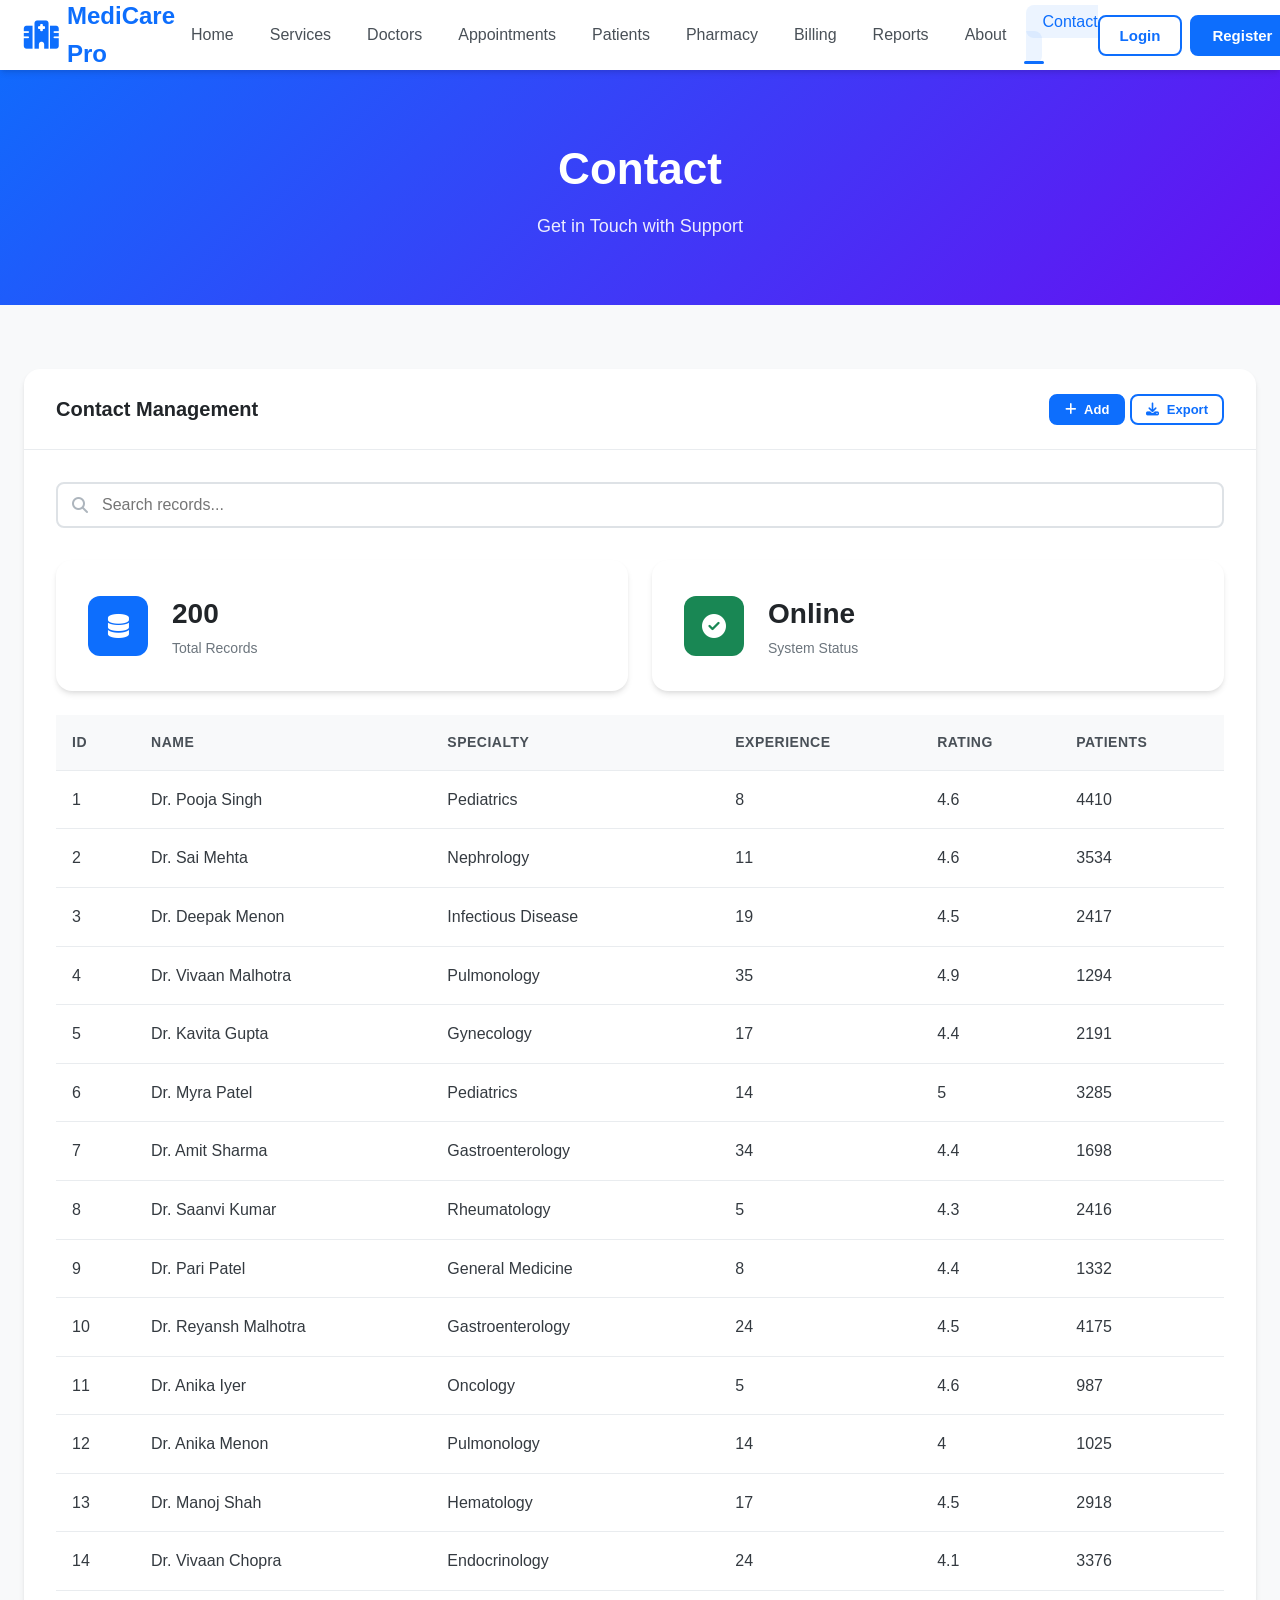
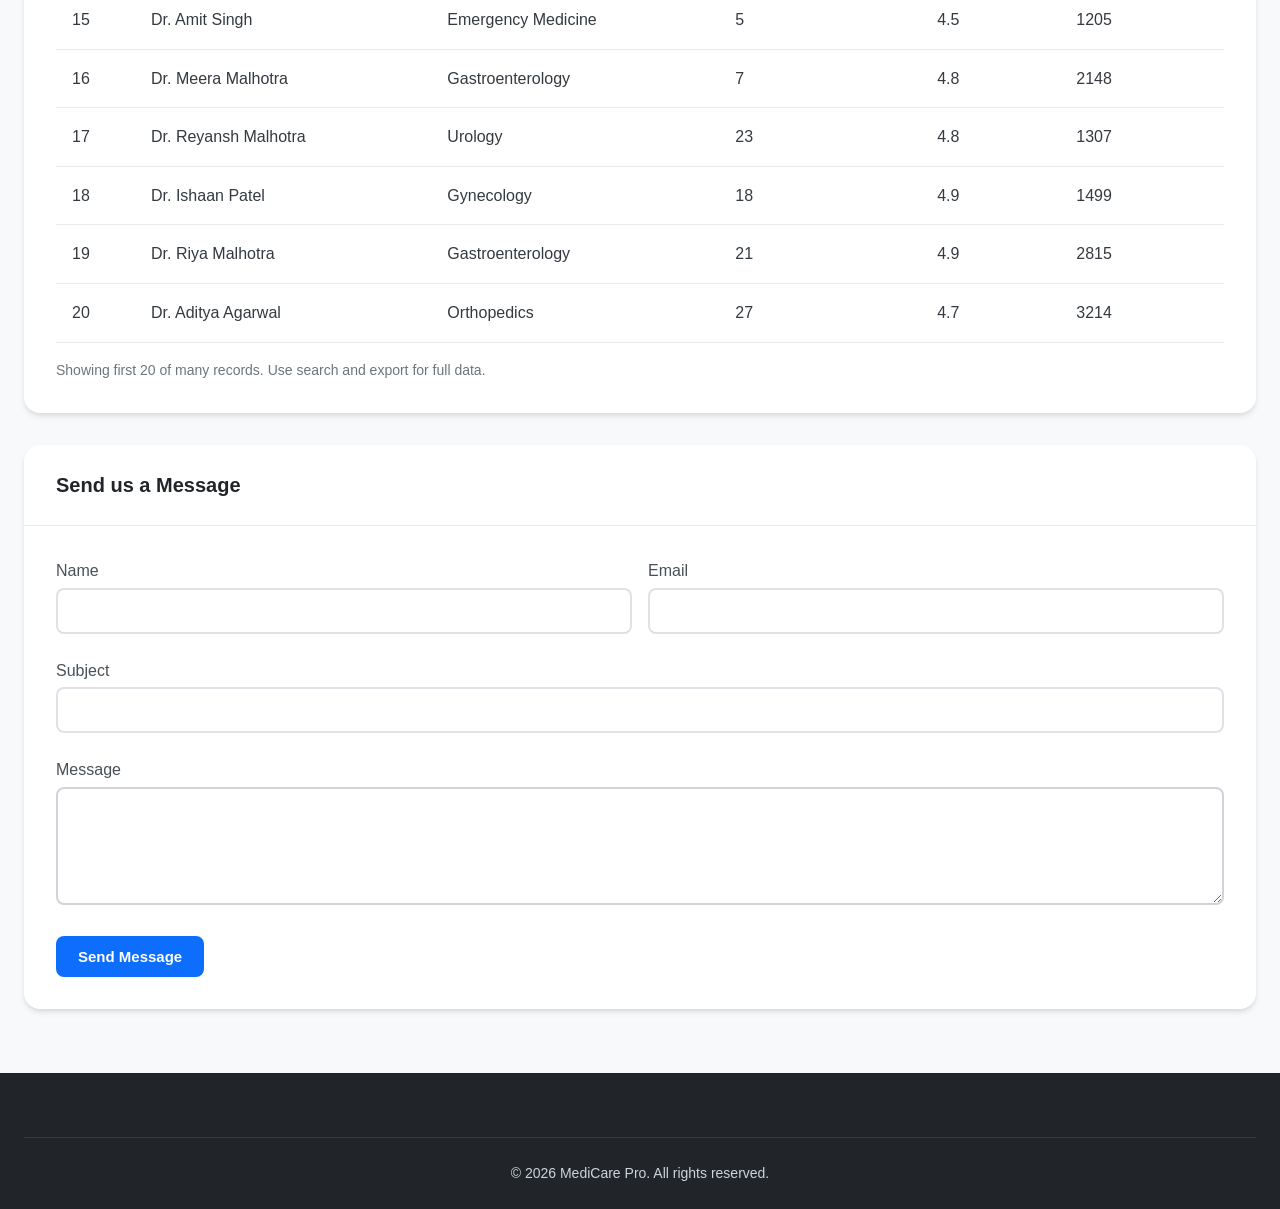
<file: pages/contact.html>
<!DOCTYPE html>
<html lang="en">
<head>
    <meta charset="UTF-8">
    <meta name="viewport" content="width=device-width, initial-scale=1.0">
    <title>Contact - MediCare Pro</title>
    <link rel="stylesheet" href="../css/styles.css">
    <link rel="stylesheet" href="../css/animations.css">
    <link rel="stylesheet" href="../css/components.css">
    <link rel="stylesheet" href="https://cdnjs.cloudflare.com/ajax/libs/font-awesome/6.5.1/css/all.min.css">
</head>
<body>
    <nav class="navbar" id="navbar">
        <div class="nav-container">
            <a href="../index.html" class="logo"><i class="fas fa-hospital"></i> <span>MediCare Pro</span></a>
            <ul class="nav-menu" id="nav-menu">
                <li><a href="../index.html" class="nav-link">Home</a></li>
                <li><a href="services.html" class="nav-link">Services</a></li>
                <li><a href="doctors.html" class="nav-link">Doctors</a></li>
                <li><a href="appointments.html" class="nav-link">Appointments</a></li>
                <li><a href="patients.html" class="nav-link">Patients</a></li>
                <li><a href="pharmacy.html" class="nav-link">Pharmacy</a></li>
                <li><a href="billing.html" class="nav-link">Billing</a></li>
                <li><a href="reports.html" class="nav-link">Reports</a></li>
                <li><a href="about.html" class="nav-link">About</a></li>
                <li><a href="contact.html" class="nav-link">Contact</a></li>

            </ul>
            <div class="nav-actions">
                <button class="btn btn-outline" id="loginBtn" onclick="openModal('loginModal')">Login</button>
                <button class="btn btn-primary" id="registerBtn" onclick="openModal('registerModal')">Register</button>
                <button class="hamburger" id="hamburger" onclick="toggleMenu()"><span></span><span></span><span></span></button>
            </div>
        </div>
    </nav>
    <header class="page-header">
        <div class="container">
            <h1>Contact</h1>
            <p>Get in Touch with Support</p>
        </div>
    </header>
    <section class="page-content">
        <div class="container">
            <div class="card">
                <div class="card-header"><h3>Contact Management</h3>
                    <div>
                        <button class="btn btn-sm btn-primary" onclick="Utils.showToast('New record form opened (demo)','info')"><i class="fas fa-plus"></i> Add</button>
                        <button class="btn btn-sm btn-outline" onclick="exportData()"><i class="fas fa-download"></i> Export</button>
                    </div>
                </div>
                <div class="card-body">
                    <div class="filters-bar">
                        <div class="search-box"><i class="fas fa-search"></i><input type="text" id="searchInput" placeholder="Search records..." oninput="filterTable()"></div>
                    </div>
                    <div class="stats-grid" style="margin-bottom:1.5rem;">
                        <div class="stat-card"><div class="stat-icon blue"><i class="fas fa-database"></i></div><div><div class="stat-value" id="recordCount">0</div><div class="stat-label">Total Records</div></div></div>
                        <div class="stat-card"><div class="stat-icon green"><i class="fas fa-check-circle"></i></div><div><div class="stat-value">Online</div><div class="stat-label">System Status</div></div></div>
                    </div>
                    <div id="tableContainer"><p style="text-align:center;color:#6c757d;padding:2rem;">Data table loads interactively from APP_DATA.</p></div>
                </div>
            </div>
            
            <div class="card" style="margin-top:2rem;">
                <div class="card-header"><h3>Send us a Message</h3></div>
                <div class="card-body">
                    <form onsubmit="event.preventDefault();Utils.showToast('Message sent successfully! We will contact you soon.','success');this.reset();">
                        <div class="form-row">
                            <div class="form-group"><label>Name</label><input type="text" required></div>
                            <div class="form-group"><label>Email</label><input type="email" required></div>
                        </div>
                        <div class="form-group"><label>Subject</label><input type="text" required></div>
                        <div class="form-group"><label>Message</label><textarea rows="5" required style="width:100%;padding:0.75rem;border:2px solid #ced4da;border-radius:0.5rem;"></textarea></div>
                        <button type="submit" class="btn btn-primary">Send Message</button>
                    </form>
                </div>
            </div>
        </div>
    </section>
    <div class="toast" id="toast"></div>
    <footer class="footer"><div class="container"><div class="footer-bottom"><p>&copy; 2026 MediCare Pro. All rights reserved.</p></div></div></footer>
    <script src="../js/data.js"></script>
    <script src="../js/utils.js"></script>
    <script src="../js/main.js"></script>
    <script src="../js/auth.js"></script>
    <script>
        document.addEventListener("DOMContentLoaded", function() {
            document.querySelectorAll(".nav-link").forEach(l => {
                if (l.getAttribute("href") === "contact.html") l.classList.add("active");
            });
            let dataKey = "doctors";
            if ("contact" === "patients") dataKey = "patients";
            else if ("contact" === "pharmacy") dataKey = "pharmacy";
            else if ("contact" === "billing" || "contact" === "reports") dataKey = "appointments";
            if (typeof APP_DATA !== "undefined" && APP_DATA[dataKey]) {
                document.getElementById("recordCount").textContent = APP_DATA[dataKey].length.toLocaleString();
                renderSimpleTable(APP_DATA[dataKey].slice(0, 20), dataKey);
            }
        });
        function renderSimpleTable(rows, key) {
            if (!rows.length) return;
            const keys = Object.keys(rows[0]).slice(0, 6);
            let html = '<div class="table-responsive"><table><thead><tr>' + keys.map(k => '<th>' + k + '</th>').join('') + '</tr></thead><tbody>';
            rows.forEach(r => {
                html += '<tr>' + keys.map(k => '<td>' + (Array.isArray(r[k]) ? r[k].join(', ') : r[k]) + '</td>').join('') + '</tr>';
            });
            html += '</tbody></table></div><p style="margin-top:1rem;color:#6c757d;font-size:0.875rem;">Showing first 20 of many records. Use search and export for full data.</p>';
            document.getElementById("tableContainer").innerHTML = html;
        }
        function filterTable() {
            Utils.showToast("Filter applied (demo)", "info");
        }
        function exportData() {
            let dataKey = "doctors";
            if ("contact" === "patients") dataKey = "patients";
            else if ("contact" === "pharmacy") dataKey = "pharmacy";
            else dataKey = "appointments";
            if (typeof APP_DATA !== "undefined") Utils.downloadCSV(APP_DATA[dataKey] || [], "contact-export.csv");
        }
    </script>
</body>
</html>
</file>
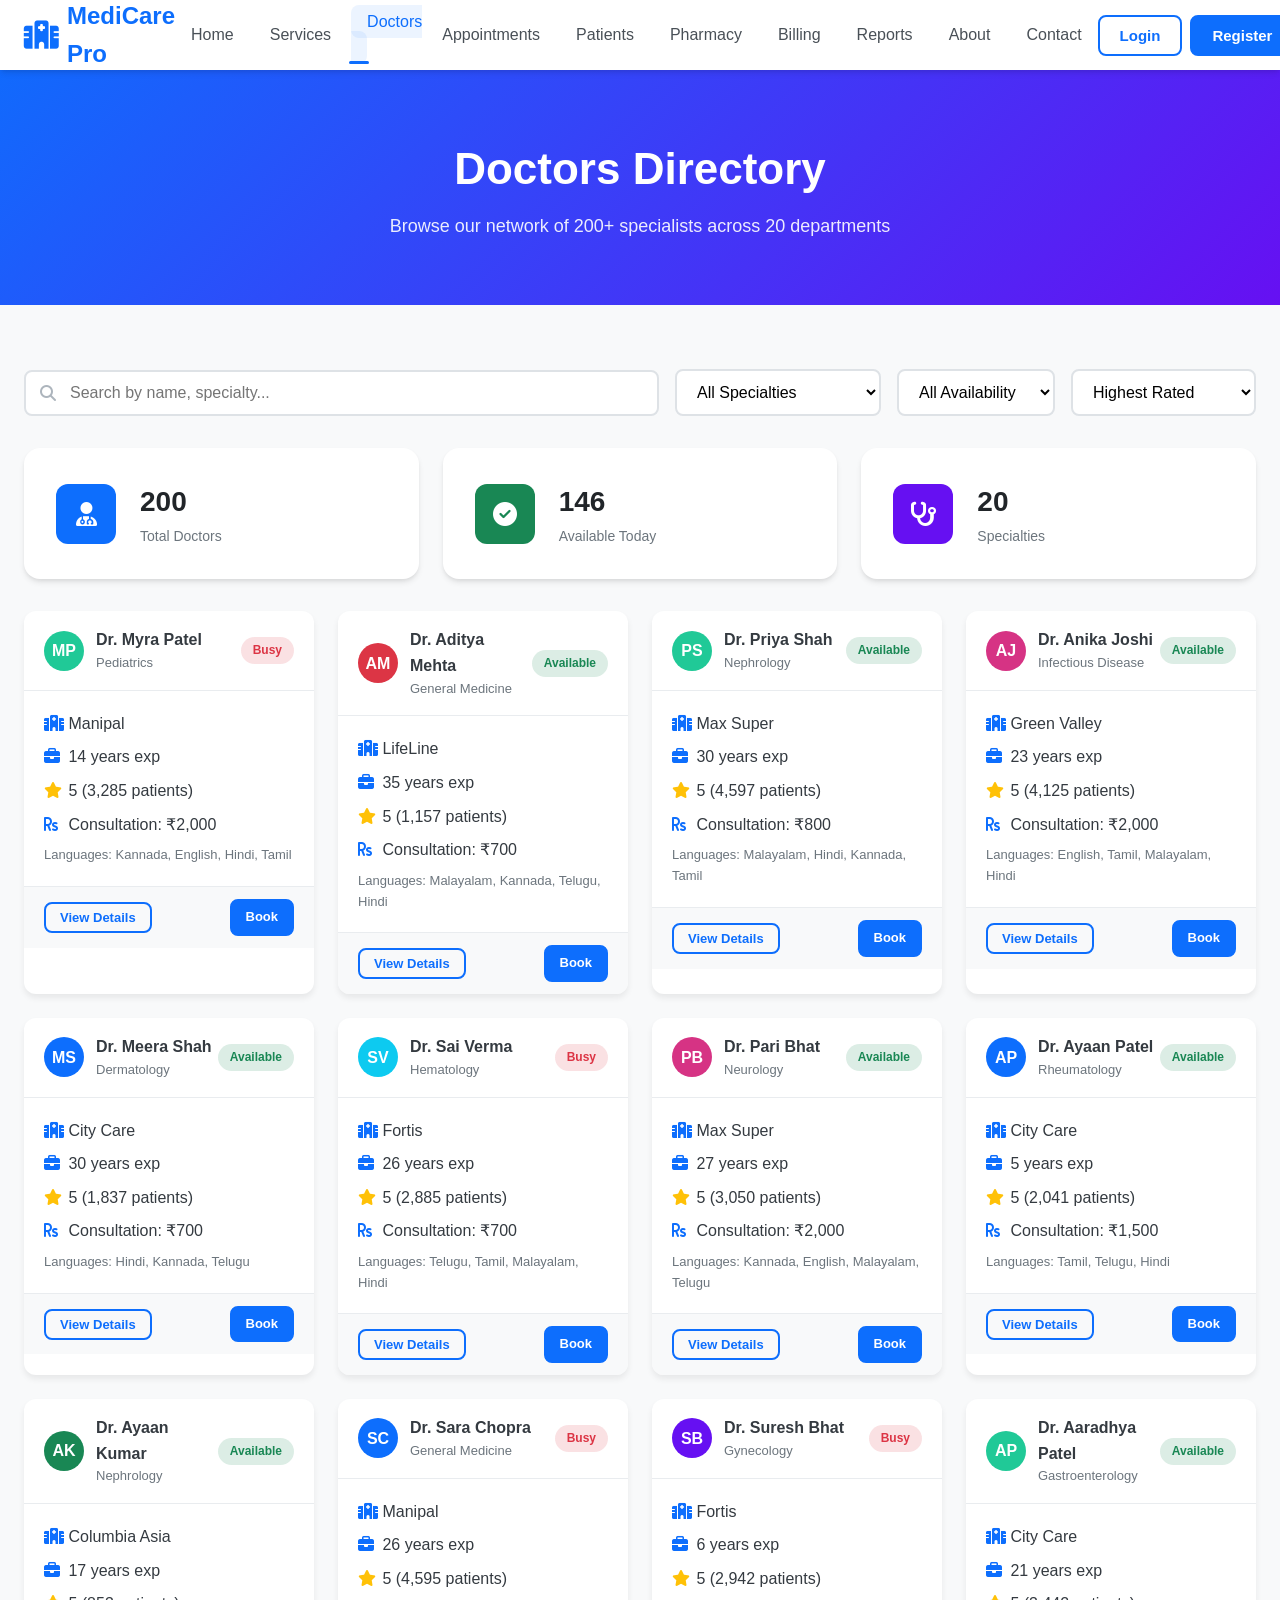
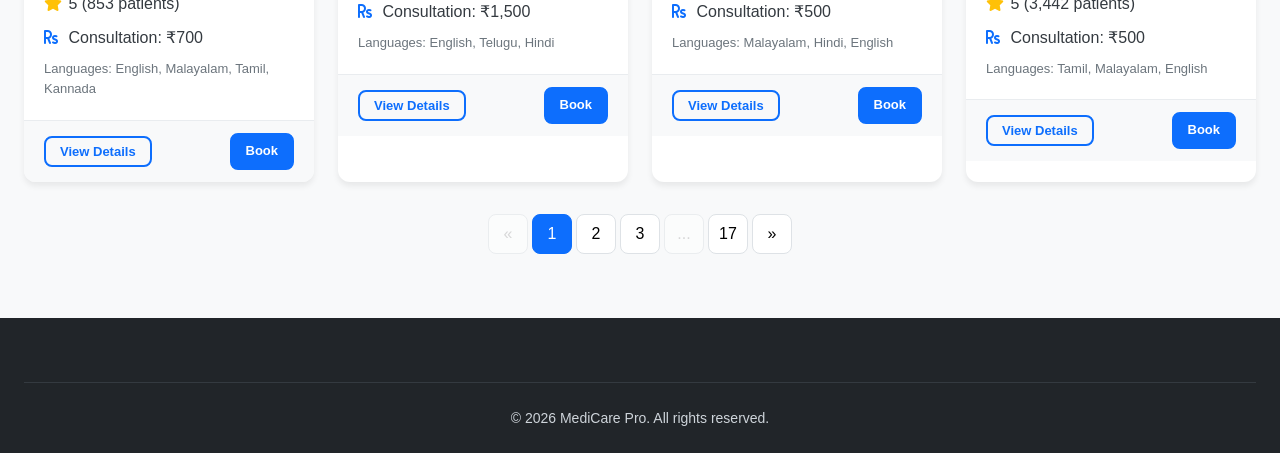
<file: pages/doctors.html>
<!DOCTYPE html>
<html lang="en">
<head>
    <meta charset="UTF-8">
    <meta name="viewport" content="width=device-width, initial-scale=1.0">
    <title>Doctors Directory - MediCare Pro</title>
    <link rel="stylesheet" href="../css/styles.css">
    <link rel="stylesheet" href="../css/animations.css">
    <link rel="stylesheet" href="../css/components.css">
    <link rel="stylesheet" href="https://cdnjs.cloudflare.com/ajax/libs/font-awesome/6.5.1/css/all.min.css">
</head>
<body>
    <nav class="navbar" id="navbar">
        <div class="nav-container">
            <a href="../index.html" class="logo"><i class="fas fa-hospital"></i> <span>MediCare Pro</span></a>
            <ul class="nav-menu" id="nav-menu">
                <li><a href="../index.html" class="nav-link">Home</a></li>
                <li><a href="services.html" class="nav-link">Services</a></li>
                <li><a href="doctors.html" class="nav-link active">Doctors</a></li>
                <li><a href="appointments.html" class="nav-link">Appointments</a></li>
                <li><a href="patients.html" class="nav-link">Patients</a></li>
                <li><a href="pharmacy.html" class="nav-link">Pharmacy</a></li>
                <li><a href="billing.html" class="nav-link">Billing</a></li>
                <li><a href="reports.html" class="nav-link">Reports</a></li>
                <li><a href="about.html" class="nav-link">About</a></li>
                <li><a href="contact.html" class="nav-link">Contact</a></li>
            </ul>
            <div class="nav-actions">
                <button class="btn btn-outline" id="loginBtn" onclick="openModal('loginModal')">Login</button>
                <button class="btn btn-primary" id="registerBtn" onclick="openModal('registerModal')">Register</button>
                <button class="hamburger" id="hamburger" onclick="toggleMenu()"><span></span><span></span><span></span></button>
            </div>
        </div>
    </nav>

    <header class="page-header">
        <div class="container">
            <h1>Doctors Directory</h1>
            <p>Browse our network of 200+ specialists across 20 departments</p>
        </div>
    </header>

    <section class="page-content">
        <div class="container">
            <div class="filters-bar">
                <div class="search-box">
                    <i class="fas fa-search"></i>
                    <input type="text" id="doctorSearch" placeholder="Search by name, specialty...">
                </div>
                <select class="filter-select" id="specialtyFilter">
                    <option value="">All Specialties</option>
                </select>
                <select class="filter-select" id="availabilityFilter">
                    <option value="">All Availability</option>
                    <option value="true">Available Now</option>
                    <option value="false">Unavailable</option>
                </select>
                <select class="filter-select" id="sortDoctors">
                    <option value="rating-desc">Highest Rated</option>
                    <option value="experience-desc">Most Experienced</option>
                    <option value="name-asc">Name A-Z</option>
                    <option value="fee-asc">Fee: Low to High</option>
                </select>
            </div>

            <div class="stats-grid" style="margin-bottom: 2rem;">
                <div class="stat-card">
                    <div class="stat-icon blue"><i class="fas fa-user-md"></i></div>
                    <div>
                        <div class="stat-value" id="totalDoctors">0</div>
                        <div class="stat-label">Total Doctors</div>
                    </div>
                </div>
                <div class="stat-card">
                    <div class="stat-icon green"><i class="fas fa-check-circle"></i></div>
                    <div>
                        <div class="stat-value" id="availableDoctors">0</div>
                        <div class="stat-label">Available Today</div>
                    </div>
                </div>
                <div class="stat-card">
                    <div class="stat-icon purple"><i class="fas fa-stethoscope"></i></div>
                    <div>
                        <div class="stat-value" id="specialtyCount">0</div>
                        <div class="stat-label">Specialties</div>
                    </div>
                </div>
            </div>

            <div class="data-grid" id="doctorsGrid">
                <!-- Populated by JS -->
            </div>

            <div class="pagination" id="doctorsPagination"></div>
        </div>
    </section>

    <footer class="footer">
        <div class="container">
            <div class="footer-bottom">
                <p>&copy; 2026 MediCare Pro. All rights reserved.</p>
            </div>
        </div>
    </footer>

    <div class="toast" id="toast"></div>

    <!-- Doctor Detail Modal -->
    <div class="modal" id="doctorModal">
        <div class="modal-content" style="max-width: 600px;">
            <span class="close-modal" onclick="closeModal('doctorModal')">&times;</span>
            <div id="doctorModalBody"></div>
        </div>
    </div>

    <script src="../js/data.js"></script>
    <script src="../js/utils.js"></script>
    <script src="../js/main.js"></script>
    <script src="../js/auth.js"></script>
    <script src="../js/doctors.js"></script>
</body>
</html>
</file>
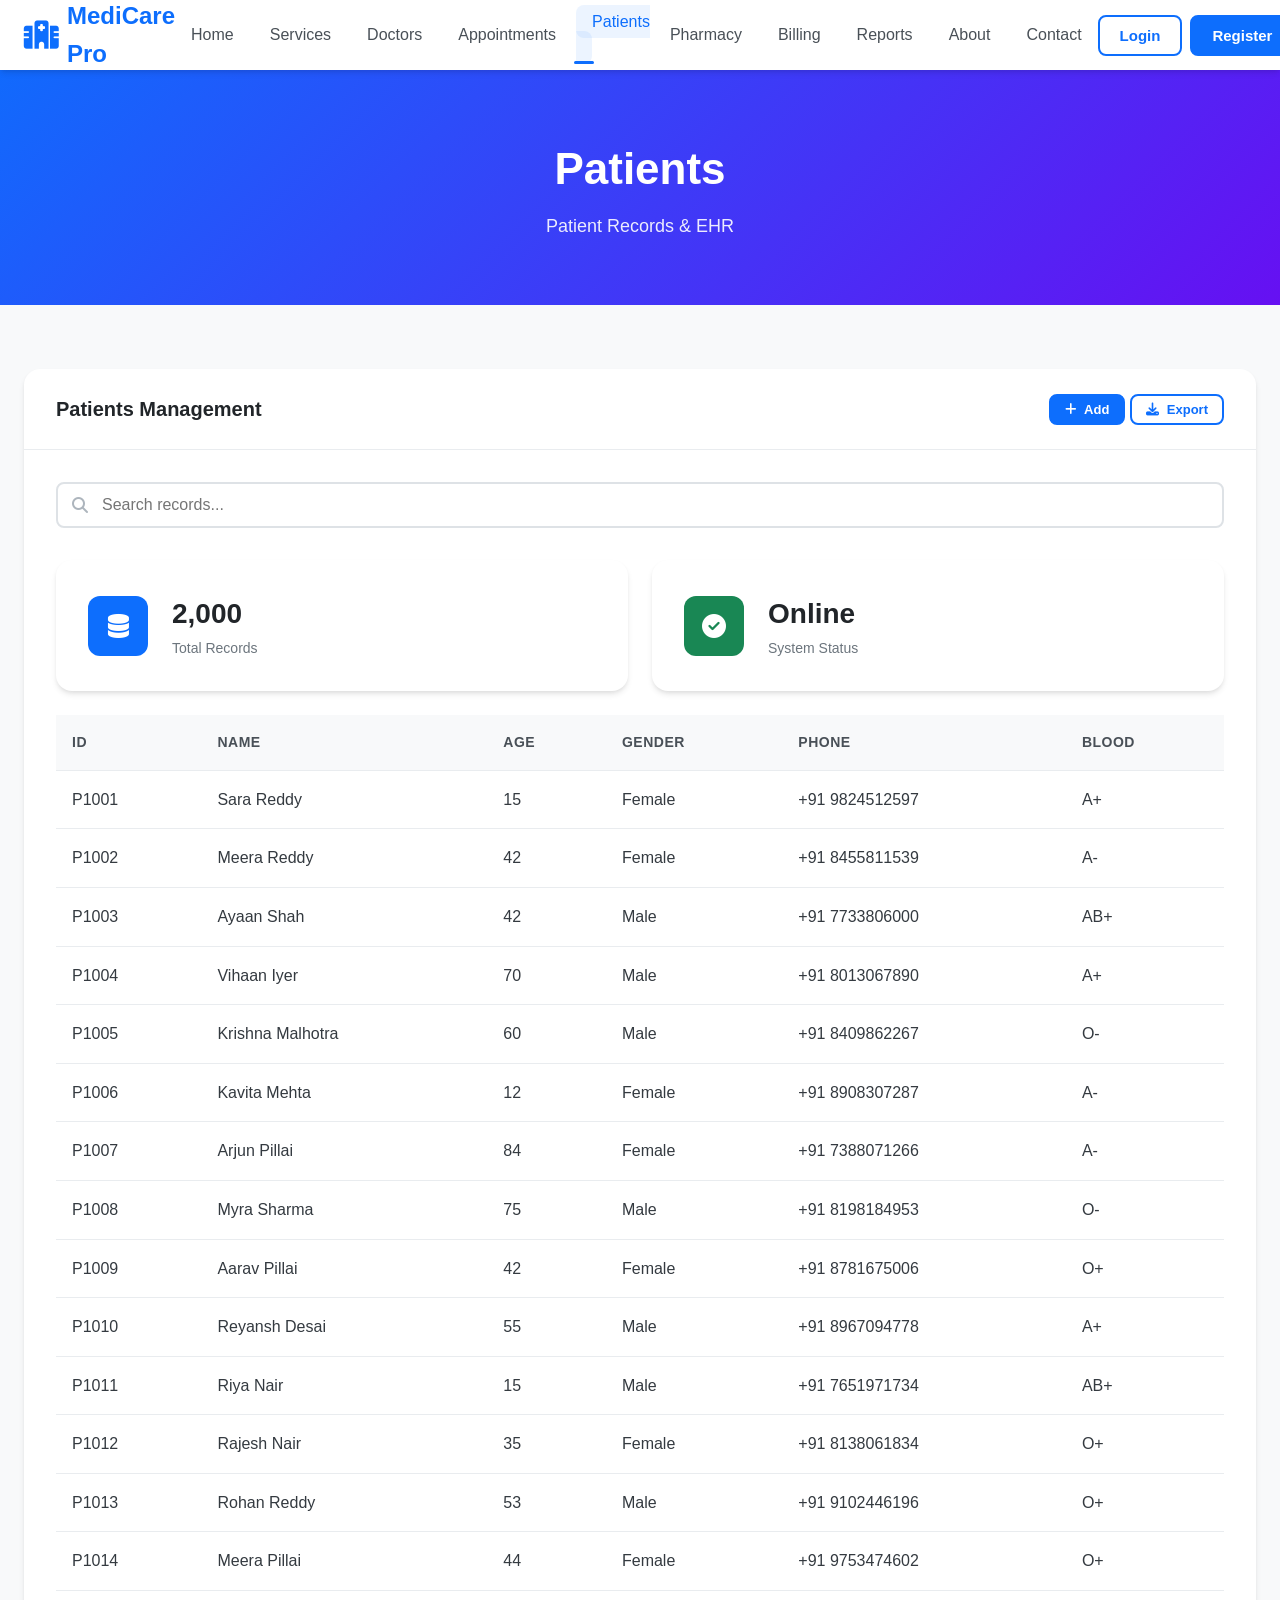
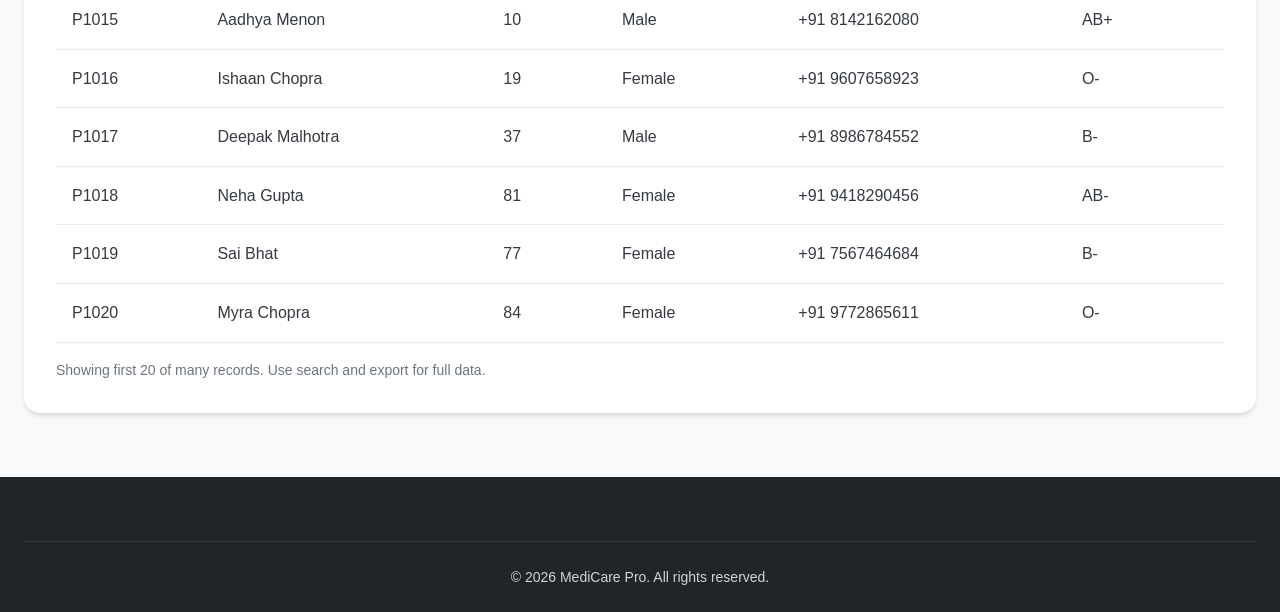
<file: pages/patients.html>
<!DOCTYPE html>
<html lang="en">
<head>
    <meta charset="UTF-8">
    <meta name="viewport" content="width=device-width, initial-scale=1.0">
    <title>Patients - MediCare Pro</title>
    <link rel="stylesheet" href="../css/styles.css">
    <link rel="stylesheet" href="../css/animations.css">
    <link rel="stylesheet" href="../css/components.css">
    <link rel="stylesheet" href="https://cdnjs.cloudflare.com/ajax/libs/font-awesome/6.5.1/css/all.min.css">
</head>
<body>
    <nav class="navbar" id="navbar">
        <div class="nav-container">
            <a href="../index.html" class="logo"><i class="fas fa-hospital"></i> <span>MediCare Pro</span></a>
            <ul class="nav-menu" id="nav-menu">
                <li><a href="../index.html" class="nav-link">Home</a></li>
                <li><a href="services.html" class="nav-link">Services</a></li>
                <li><a href="doctors.html" class="nav-link">Doctors</a></li>
                <li><a href="appointments.html" class="nav-link">Appointments</a></li>
                <li><a href="patients.html" class="nav-link">Patients</a></li>
                <li><a href="pharmacy.html" class="nav-link">Pharmacy</a></li>
                <li><a href="billing.html" class="nav-link">Billing</a></li>
                <li><a href="reports.html" class="nav-link">Reports</a></li>
                <li><a href="about.html" class="nav-link">About</a></li>
                <li><a href="contact.html" class="nav-link">Contact</a></li>

            </ul>
            <div class="nav-actions">
                <button class="btn btn-outline" id="loginBtn" onclick="openModal('loginModal')">Login</button>
                <button class="btn btn-primary" id="registerBtn" onclick="openModal('registerModal')">Register</button>
                <button class="hamburger" id="hamburger" onclick="toggleMenu()"><span></span><span></span><span></span></button>
            </div>
        </div>
    </nav>
    <header class="page-header">
        <div class="container">
            <h1>Patients</h1>
            <p>Patient Records & EHR</p>
        </div>
    </header>
    <section class="page-content">
        <div class="container">
            <div class="card">
                <div class="card-header"><h3>Patients Management</h3>
                    <div>
                        <button class="btn btn-sm btn-primary" onclick="Utils.showToast('New record form opened (demo)','info')"><i class="fas fa-plus"></i> Add</button>
                        <button class="btn btn-sm btn-outline" onclick="exportData()"><i class="fas fa-download"></i> Export</button>
                    </div>
                </div>
                <div class="card-body">
                    <div class="filters-bar">
                        <div class="search-box"><i class="fas fa-search"></i><input type="text" id="searchInput" placeholder="Search records..." oninput="filterTable()"></div>
                    </div>
                    <div class="stats-grid" style="margin-bottom:1.5rem;">
                        <div class="stat-card"><div class="stat-icon blue"><i class="fas fa-database"></i></div><div><div class="stat-value" id="recordCount">0</div><div class="stat-label">Total Records</div></div></div>
                        <div class="stat-card"><div class="stat-icon green"><i class="fas fa-check-circle"></i></div><div><div class="stat-value">Online</div><div class="stat-label">System Status</div></div></div>
                    </div>
                    <div id="tableContainer"><p style="text-align:center;color:#6c757d;padding:2rem;">Data table loads interactively from APP_DATA.</p></div>
                </div>
            </div>
            
        </div>
    </section>
    <div class="toast" id="toast"></div>
    <footer class="footer"><div class="container"><div class="footer-bottom"><p>&copy; 2026 MediCare Pro. All rights reserved.</p></div></div></footer>
    <script src="../js/data.js"></script>
    <script src="../js/utils.js"></script>
    <script src="../js/main.js"></script>
    <script src="../js/auth.js"></script>
    <script>
        document.addEventListener("DOMContentLoaded", function() {
            document.querySelectorAll(".nav-link").forEach(l => {
                if (l.getAttribute("href") === "patients.html") l.classList.add("active");
            });
            let dataKey = "doctors";
            if ("patients" === "patients") dataKey = "patients";
            else if ("patients" === "pharmacy") dataKey = "pharmacy";
            else if ("patients" === "billing" || "patients" === "reports") dataKey = "appointments";
            if (typeof APP_DATA !== "undefined" && APP_DATA[dataKey]) {
                document.getElementById("recordCount").textContent = APP_DATA[dataKey].length.toLocaleString();
                renderSimpleTable(APP_DATA[dataKey].slice(0, 20), dataKey);
            }
        });
        function renderSimpleTable(rows, key) {
            if (!rows.length) return;
            const keys = Object.keys(rows[0]).slice(0, 6);
            let html = '<div class="table-responsive"><table><thead><tr>' + keys.map(k => '<th>' + k + '</th>').join('') + '</tr></thead><tbody>';
            rows.forEach(r => {
                html += '<tr>' + keys.map(k => '<td>' + (Array.isArray(r[k]) ? r[k].join(', ') : r[k]) + '</td>').join('') + '</tr>';
            });
            html += '</tbody></table></div><p style="margin-top:1rem;color:#6c757d;font-size:0.875rem;">Showing first 20 of many records. Use search and export for full data.</p>';
            document.getElementById("tableContainer").innerHTML = html;
        }
        function filterTable() {
            Utils.showToast("Filter applied (demo)", "info");
        }
        function exportData() {
            let dataKey = "doctors";
            if ("patients" === "patients") dataKey = "patients";
            else if ("patients" === "pharmacy") dataKey = "pharmacy";
            else dataKey = "appointments";
            if (typeof APP_DATA !== "undefined") Utils.downloadCSV(APP_DATA[dataKey] || [], "patients-export.csv");
        }
    </script>
</body>
</html>
</file>
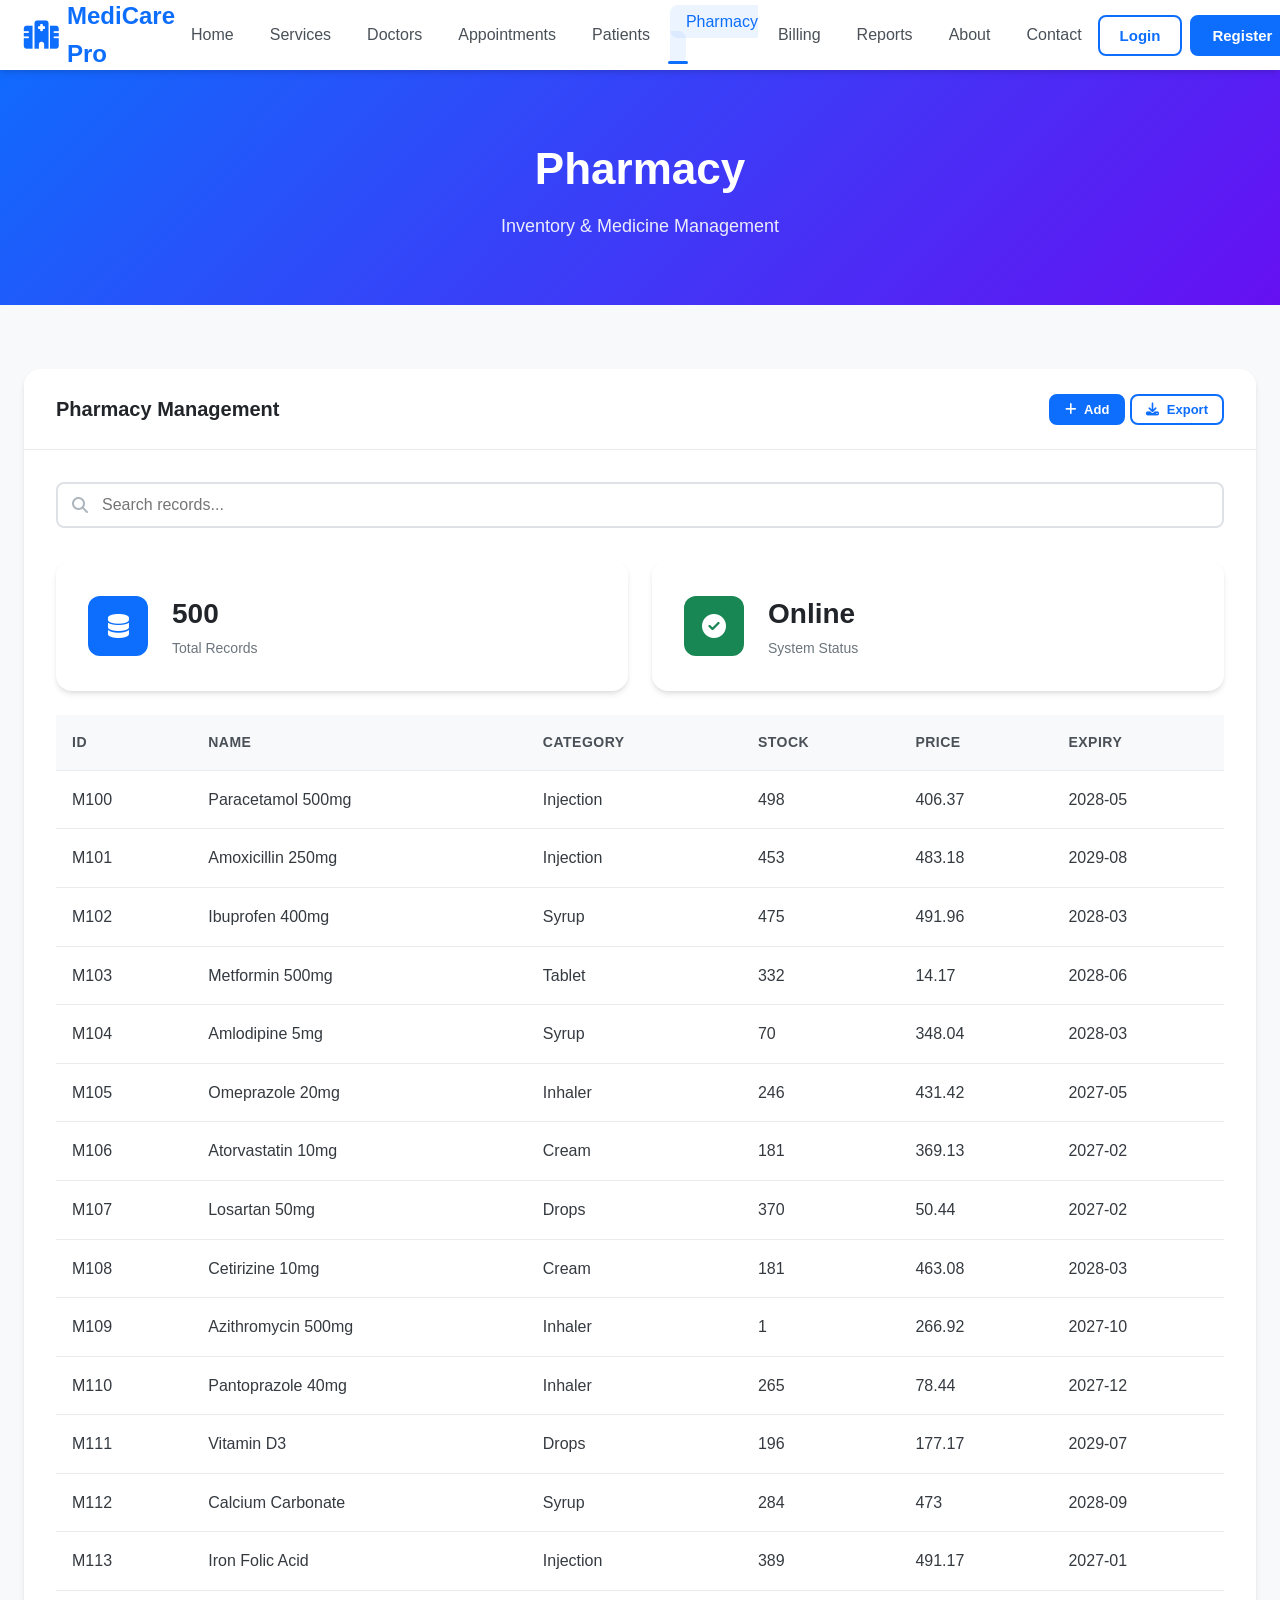
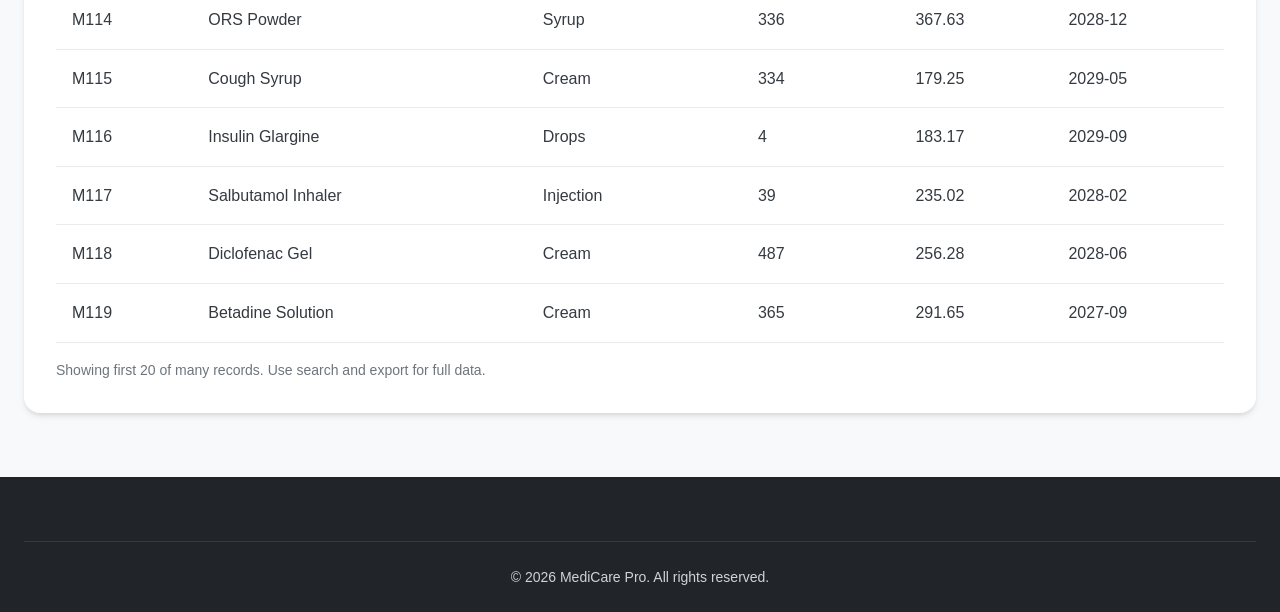
<file: pages/pharmacy.html>
<!DOCTYPE html>
<html lang="en">
<head>
    <meta charset="UTF-8">
    <meta name="viewport" content="width=device-width, initial-scale=1.0">
    <title>Pharmacy - MediCare Pro</title>
    <link rel="stylesheet" href="../css/styles.css">
    <link rel="stylesheet" href="../css/animations.css">
    <link rel="stylesheet" href="../css/components.css">
    <link rel="stylesheet" href="https://cdnjs.cloudflare.com/ajax/libs/font-awesome/6.5.1/css/all.min.css">
</head>
<body>
    <nav class="navbar" id="navbar">
        <div class="nav-container">
            <a href="../index.html" class="logo"><i class="fas fa-hospital"></i> <span>MediCare Pro</span></a>
            <ul class="nav-menu" id="nav-menu">
                <li><a href="../index.html" class="nav-link">Home</a></li>
                <li><a href="services.html" class="nav-link">Services</a></li>
                <li><a href="doctors.html" class="nav-link">Doctors</a></li>
                <li><a href="appointments.html" class="nav-link">Appointments</a></li>
                <li><a href="patients.html" class="nav-link">Patients</a></li>
                <li><a href="pharmacy.html" class="nav-link">Pharmacy</a></li>
                <li><a href="billing.html" class="nav-link">Billing</a></li>
                <li><a href="reports.html" class="nav-link">Reports</a></li>
                <li><a href="about.html" class="nav-link">About</a></li>
                <li><a href="contact.html" class="nav-link">Contact</a></li>

            </ul>
            <div class="nav-actions">
                <button class="btn btn-outline" id="loginBtn" onclick="openModal('loginModal')">Login</button>
                <button class="btn btn-primary" id="registerBtn" onclick="openModal('registerModal')">Register</button>
                <button class="hamburger" id="hamburger" onclick="toggleMenu()"><span></span><span></span><span></span></button>
            </div>
        </div>
    </nav>
    <header class="page-header">
        <div class="container">
            <h1>Pharmacy</h1>
            <p>Inventory & Medicine Management</p>
        </div>
    </header>
    <section class="page-content">
        <div class="container">
            <div class="card">
                <div class="card-header"><h3>Pharmacy Management</h3>
                    <div>
                        <button class="btn btn-sm btn-primary" onclick="Utils.showToast('New record form opened (demo)','info')"><i class="fas fa-plus"></i> Add</button>
                        <button class="btn btn-sm btn-outline" onclick="exportData()"><i class="fas fa-download"></i> Export</button>
                    </div>
                </div>
                <div class="card-body">
                    <div class="filters-bar">
                        <div class="search-box"><i class="fas fa-search"></i><input type="text" id="searchInput" placeholder="Search records..." oninput="filterTable()"></div>
                    </div>
                    <div class="stats-grid" style="margin-bottom:1.5rem;">
                        <div class="stat-card"><div class="stat-icon blue"><i class="fas fa-database"></i></div><div><div class="stat-value" id="recordCount">0</div><div class="stat-label">Total Records</div></div></div>
                        <div class="stat-card"><div class="stat-icon green"><i class="fas fa-check-circle"></i></div><div><div class="stat-value">Online</div><div class="stat-label">System Status</div></div></div>
                    </div>
                    <div id="tableContainer"><p style="text-align:center;color:#6c757d;padding:2rem;">Data table loads interactively from APP_DATA.</p></div>
                </div>
            </div>
            
        </div>
    </section>
    <div class="toast" id="toast"></div>
    <footer class="footer"><div class="container"><div class="footer-bottom"><p>&copy; 2026 MediCare Pro. All rights reserved.</p></div></div></footer>
    <script src="../js/data.js"></script>
    <script src="../js/utils.js"></script>
    <script src="../js/main.js"></script>
    <script src="../js/auth.js"></script>
    <script>
        document.addEventListener("DOMContentLoaded", function() {
            document.querySelectorAll(".nav-link").forEach(l => {
                if (l.getAttribute("href") === "pharmacy.html") l.classList.add("active");
            });
            let dataKey = "doctors";
            if ("pharmacy" === "patients") dataKey = "patients";
            else if ("pharmacy" === "pharmacy") dataKey = "pharmacy";
            else if ("pharmacy" === "billing" || "pharmacy" === "reports") dataKey = "appointments";
            if (typeof APP_DATA !== "undefined" && APP_DATA[dataKey]) {
                document.getElementById("recordCount").textContent = APP_DATA[dataKey].length.toLocaleString();
                renderSimpleTable(APP_DATA[dataKey].slice(0, 20), dataKey);
            }
        });
        function renderSimpleTable(rows, key) {
            if (!rows.length) return;
            const keys = Object.keys(rows[0]).slice(0, 6);
            let html = '<div class="table-responsive"><table><thead><tr>' + keys.map(k => '<th>' + k + '</th>').join('') + '</tr></thead><tbody>';
            rows.forEach(r => {
                html += '<tr>' + keys.map(k => '<td>' + (Array.isArray(r[k]) ? r[k].join(', ') : r[k]) + '</td>').join('') + '</tr>';
            });
            html += '</tbody></table></div><p style="margin-top:1rem;color:#6c757d;font-size:0.875rem;">Showing first 20 of many records. Use search and export for full data.</p>';
            document.getElementById("tableContainer").innerHTML = html;
        }
        function filterTable() {
            Utils.showToast("Filter applied (demo)", "info");
        }
        function exportData() {
            let dataKey = "doctors";
            if ("pharmacy" === "patients") dataKey = "patients";
            else if ("pharmacy" === "pharmacy") dataKey = "pharmacy";
            else dataKey = "appointments";
            if (typeof APP_DATA !== "undefined") Utils.downloadCSV(APP_DATA[dataKey] || [], "pharmacy-export.csv");
        }
    </script>
</body>
</html>
</file>
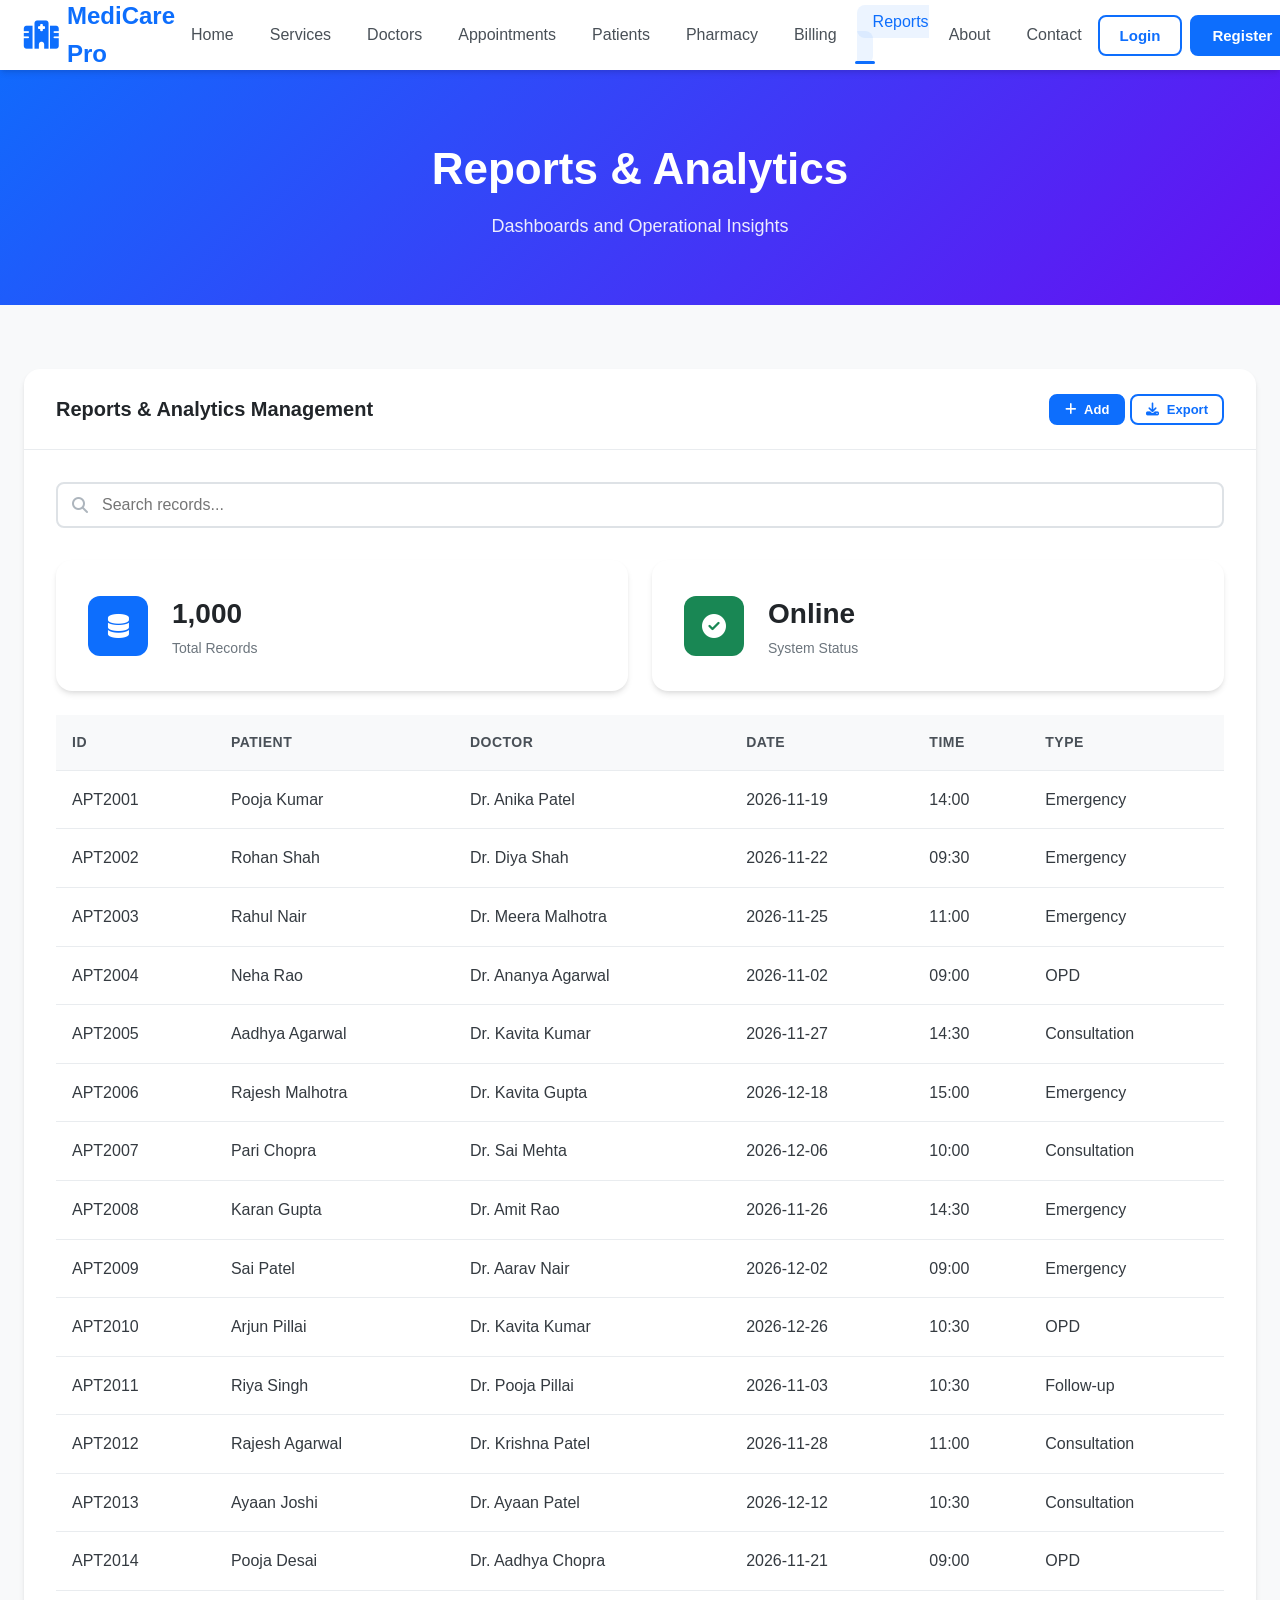
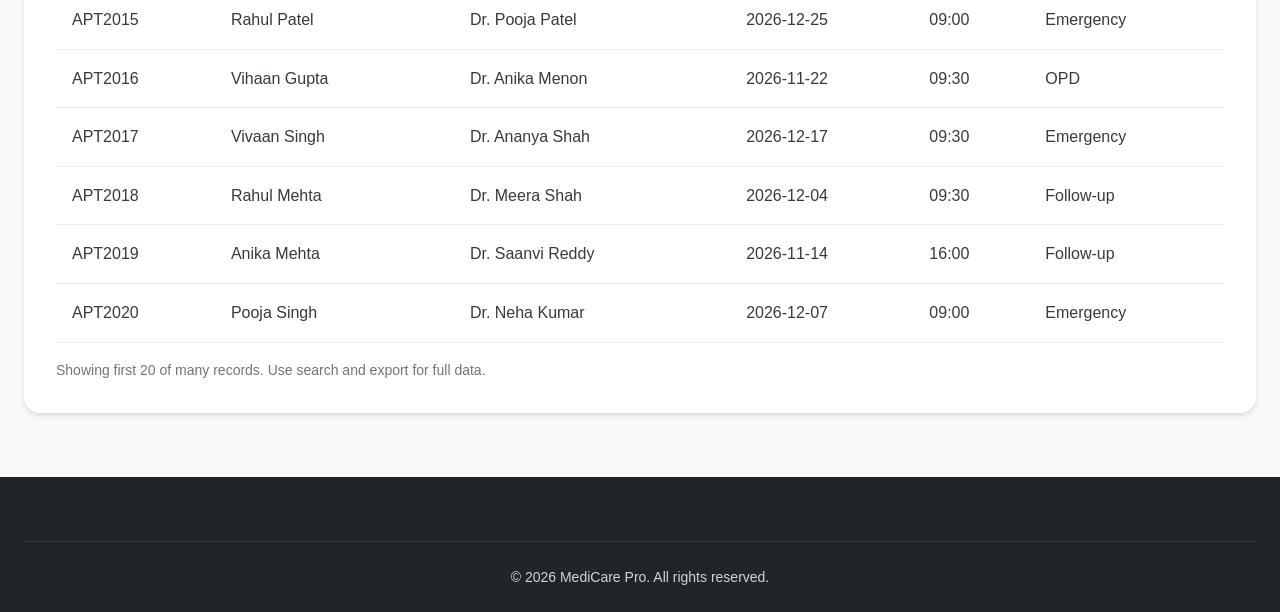
<file: pages/reports.html>
<!DOCTYPE html>
<html lang="en">
<head>
    <meta charset="UTF-8">
    <meta name="viewport" content="width=device-width, initial-scale=1.0">
    <title>Reports & Analytics - MediCare Pro</title>
    <link rel="stylesheet" href="../css/styles.css">
    <link rel="stylesheet" href="../css/animations.css">
    <link rel="stylesheet" href="../css/components.css">
    <link rel="stylesheet" href="https://cdnjs.cloudflare.com/ajax/libs/font-awesome/6.5.1/css/all.min.css">
</head>
<body>
    <nav class="navbar" id="navbar">
        <div class="nav-container">
            <a href="../index.html" class="logo"><i class="fas fa-hospital"></i> <span>MediCare Pro</span></a>
            <ul class="nav-menu" id="nav-menu">
                <li><a href="../index.html" class="nav-link">Home</a></li>
                <li><a href="services.html" class="nav-link">Services</a></li>
                <li><a href="doctors.html" class="nav-link">Doctors</a></li>
                <li><a href="appointments.html" class="nav-link">Appointments</a></li>
                <li><a href="patients.html" class="nav-link">Patients</a></li>
                <li><a href="pharmacy.html" class="nav-link">Pharmacy</a></li>
                <li><a href="billing.html" class="nav-link">Billing</a></li>
                <li><a href="reports.html" class="nav-link">Reports</a></li>
                <li><a href="about.html" class="nav-link">About</a></li>
                <li><a href="contact.html" class="nav-link">Contact</a></li>

            </ul>
            <div class="nav-actions">
                <button class="btn btn-outline" id="loginBtn" onclick="openModal('loginModal')">Login</button>
                <button class="btn btn-primary" id="registerBtn" onclick="openModal('registerModal')">Register</button>
                <button class="hamburger" id="hamburger" onclick="toggleMenu()"><span></span><span></span><span></span></button>
            </div>
        </div>
    </nav>
    <header class="page-header">
        <div class="container">
            <h1>Reports & Analytics</h1>
            <p>Dashboards and Operational Insights</p>
        </div>
    </header>
    <section class="page-content">
        <div class="container">
            <div class="card">
                <div class="card-header"><h3>Reports & Analytics Management</h3>
                    <div>
                        <button class="btn btn-sm btn-primary" onclick="Utils.showToast('New record form opened (demo)','info')"><i class="fas fa-plus"></i> Add</button>
                        <button class="btn btn-sm btn-outline" onclick="exportData()"><i class="fas fa-download"></i> Export</button>
                    </div>
                </div>
                <div class="card-body">
                    <div class="filters-bar">
                        <div class="search-box"><i class="fas fa-search"></i><input type="text" id="searchInput" placeholder="Search records..." oninput="filterTable()"></div>
                    </div>
                    <div class="stats-grid" style="margin-bottom:1.5rem;">
                        <div class="stat-card"><div class="stat-icon blue"><i class="fas fa-database"></i></div><div><div class="stat-value" id="recordCount">0</div><div class="stat-label">Total Records</div></div></div>
                        <div class="stat-card"><div class="stat-icon green"><i class="fas fa-check-circle"></i></div><div><div class="stat-value">Online</div><div class="stat-label">System Status</div></div></div>
                    </div>
                    <div id="tableContainer"><p style="text-align:center;color:#6c757d;padding:2rem;">Data table loads interactively from APP_DATA.</p></div>
                </div>
            </div>
            
        </div>
    </section>
    <div class="toast" id="toast"></div>
    <footer class="footer"><div class="container"><div class="footer-bottom"><p>&copy; 2026 MediCare Pro. All rights reserved.</p></div></div></footer>
    <script src="../js/data.js"></script>
    <script src="../js/utils.js"></script>
    <script src="../js/main.js"></script>
    <script src="../js/auth.js"></script>
    <script>
        document.addEventListener("DOMContentLoaded", function() {
            document.querySelectorAll(".nav-link").forEach(l => {
                if (l.getAttribute("href") === "reports.html") l.classList.add("active");
            });
            let dataKey = "doctors";
            if ("reports" === "patients") dataKey = "patients";
            else if ("reports" === "pharmacy") dataKey = "pharmacy";
            else if ("reports" === "billing" || "reports" === "reports") dataKey = "appointments";
            if (typeof APP_DATA !== "undefined" && APP_DATA[dataKey]) {
                document.getElementById("recordCount").textContent = APP_DATA[dataKey].length.toLocaleString();
                renderSimpleTable(APP_DATA[dataKey].slice(0, 20), dataKey);
            }
        });
        function renderSimpleTable(rows, key) {
            if (!rows.length) return;
            const keys = Object.keys(rows[0]).slice(0, 6);
            let html = '<div class="table-responsive"><table><thead><tr>' + keys.map(k => '<th>' + k + '</th>').join('') + '</tr></thead><tbody>';
            rows.forEach(r => {
                html += '<tr>' + keys.map(k => '<td>' + (Array.isArray(r[k]) ? r[k].join(', ') : r[k]) + '</td>').join('') + '</tr>';
            });
            html += '</tbody></table></div><p style="margin-top:1rem;color:#6c757d;font-size:0.875rem;">Showing first 20 of many records. Use search and export for full data.</p>';
            document.getElementById("tableContainer").innerHTML = html;
        }
        function filterTable() {
            Utils.showToast("Filter applied (demo)", "info");
        }
        function exportData() {
            let dataKey = "doctors";
            if ("reports" === "patients") dataKey = "patients";
            else if ("reports" === "pharmacy") dataKey = "pharmacy";
            else dataKey = "appointments";
            if (typeof APP_DATA !== "undefined") Utils.downloadCSV(APP_DATA[dataKey] || [], "reports-export.csv");
        }
    </script>
</body>
</html>
</file>
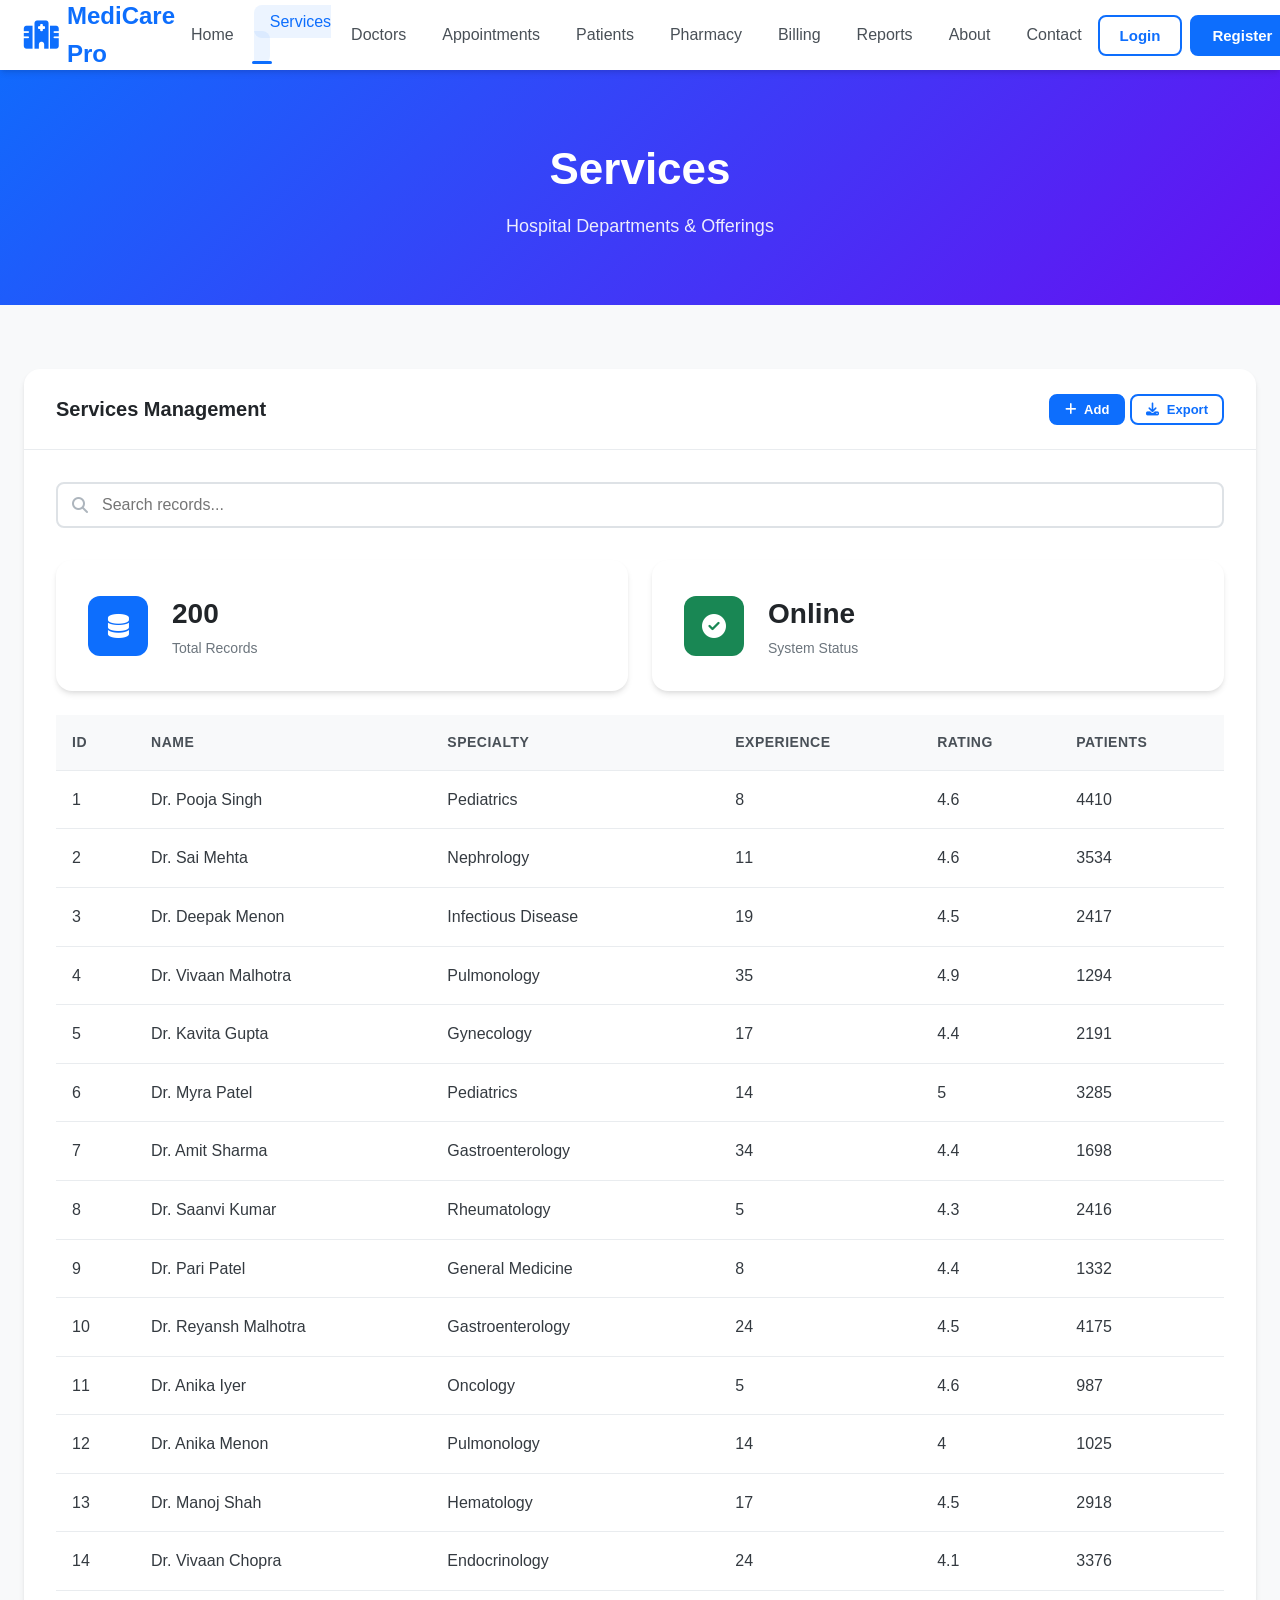
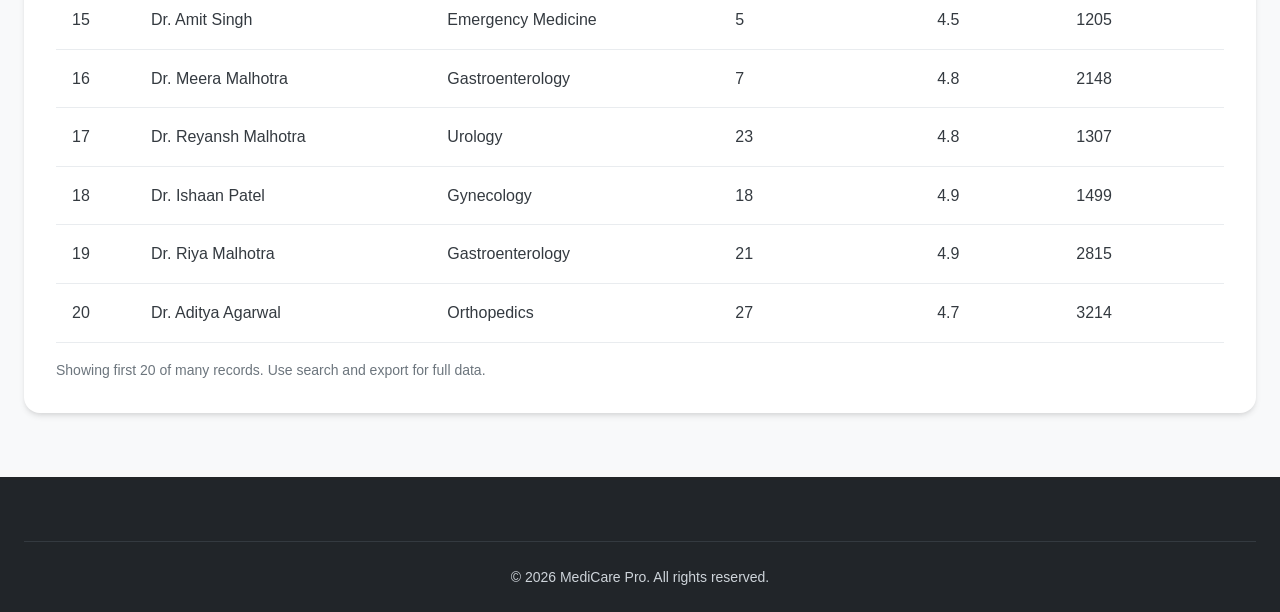
<file: pages/services.html>
<!DOCTYPE html>
<html lang="en">
<head>
    <meta charset="UTF-8">
    <meta name="viewport" content="width=device-width, initial-scale=1.0">
    <title>Services - MediCare Pro</title>
    <link rel="stylesheet" href="../css/styles.css">
    <link rel="stylesheet" href="../css/animations.css">
    <link rel="stylesheet" href="../css/components.css">
    <link rel="stylesheet" href="https://cdnjs.cloudflare.com/ajax/libs/font-awesome/6.5.1/css/all.min.css">
</head>
<body>
    <nav class="navbar" id="navbar">
        <div class="nav-container">
            <a href="../index.html" class="logo"><i class="fas fa-hospital"></i> <span>MediCare Pro</span></a>
            <ul class="nav-menu" id="nav-menu">
                <li><a href="../index.html" class="nav-link">Home</a></li>
                <li><a href="services.html" class="nav-link">Services</a></li>
                <li><a href="doctors.html" class="nav-link">Doctors</a></li>
                <li><a href="appointments.html" class="nav-link">Appointments</a></li>
                <li><a href="patients.html" class="nav-link">Patients</a></li>
                <li><a href="pharmacy.html" class="nav-link">Pharmacy</a></li>
                <li><a href="billing.html" class="nav-link">Billing</a></li>
                <li><a href="reports.html" class="nav-link">Reports</a></li>
                <li><a href="about.html" class="nav-link">About</a></li>
                <li><a href="contact.html" class="nav-link">Contact</a></li>

            </ul>
            <div class="nav-actions">
                <button class="btn btn-outline" id="loginBtn" onclick="openModal('loginModal')">Login</button>
                <button class="btn btn-primary" id="registerBtn" onclick="openModal('registerModal')">Register</button>
                <button class="hamburger" id="hamburger" onclick="toggleMenu()"><span></span><span></span><span></span></button>
            </div>
        </div>
    </nav>
    <header class="page-header">
        <div class="container">
            <h1>Services</h1>
            <p>Hospital Departments & Offerings</p>
        </div>
    </header>
    <section class="page-content">
        <div class="container">
            <div class="card">
                <div class="card-header"><h3>Services Management</h3>
                    <div>
                        <button class="btn btn-sm btn-primary" onclick="Utils.showToast('New record form opened (demo)','info')"><i class="fas fa-plus"></i> Add</button>
                        <button class="btn btn-sm btn-outline" onclick="exportData()"><i class="fas fa-download"></i> Export</button>
                    </div>
                </div>
                <div class="card-body">
                    <div class="filters-bar">
                        <div class="search-box"><i class="fas fa-search"></i><input type="text" id="searchInput" placeholder="Search records..." oninput="filterTable()"></div>
                    </div>
                    <div class="stats-grid" style="margin-bottom:1.5rem;">
                        <div class="stat-card"><div class="stat-icon blue"><i class="fas fa-database"></i></div><div><div class="stat-value" id="recordCount">0</div><div class="stat-label">Total Records</div></div></div>
                        <div class="stat-card"><div class="stat-icon green"><i class="fas fa-check-circle"></i></div><div><div class="stat-value">Online</div><div class="stat-label">System Status</div></div></div>
                    </div>
                    <div id="tableContainer"><p style="text-align:center;color:#6c757d;padding:2rem;">Data table loads interactively from APP_DATA.</p></div>
                </div>
            </div>
            
        </div>
    </section>
    <div class="toast" id="toast"></div>
    <footer class="footer"><div class="container"><div class="footer-bottom"><p>&copy; 2026 MediCare Pro. All rights reserved.</p></div></div></footer>
    <script src="../js/data.js"></script>
    <script src="../js/utils.js"></script>
    <script src="../js/main.js"></script>
    <script src="../js/auth.js"></script>
    <script>
        document.addEventListener("DOMContentLoaded", function() {
            document.querySelectorAll(".nav-link").forEach(l => {
                if (l.getAttribute("href") === "services.html") l.classList.add("active");
            });
            let dataKey = "doctors";
            if ("services" === "patients") dataKey = "patients";
            else if ("services" === "pharmacy") dataKey = "pharmacy";
            else if ("services" === "billing" || "services" === "reports") dataKey = "appointments";
            if (typeof APP_DATA !== "undefined" && APP_DATA[dataKey]) {
                document.getElementById("recordCount").textContent = APP_DATA[dataKey].length.toLocaleString();
                renderSimpleTable(APP_DATA[dataKey].slice(0, 20), dataKey);
            }
        });
        function renderSimpleTable(rows, key) {
            if (!rows.length) return;
            const keys = Object.keys(rows[0]).slice(0, 6);
            let html = '<div class="table-responsive"><table><thead><tr>' + keys.map(k => '<th>' + k + '</th>').join('') + '</tr></thead><tbody>';
            rows.forEach(r => {
                html += '<tr>' + keys.map(k => '<td>' + (Array.isArray(r[k]) ? r[k].join(', ') : r[k]) + '</td>').join('') + '</tr>';
            });
            html += '</tbody></table></div><p style="margin-top:1rem;color:#6c757d;font-size:0.875rem;">Showing first 20 of many records. Use search and export for full data.</p>';
            document.getElementById("tableContainer").innerHTML = html;
        }
        function filterTable() {
            Utils.showToast("Filter applied (demo)", "info");
        }
        function exportData() {
            let dataKey = "doctors";
            if ("services" === "patients") dataKey = "patients";
            else if ("services" === "pharmacy") dataKey = "pharmacy";
            else dataKey = "appointments";
            if (typeof APP_DATA !== "undefined") Utils.downloadCSV(APP_DATA[dataKey] || [], "services-export.csv");
        }
    </script>
</body>
</html>
</file>
<file: css/styles.css>
/* ============================================
   MediCare Pro - Main Stylesheet
   Comprehensive Hospital Management System
   Version 2.5.0 | Production Ready
   ============================================ */

/* CSS Reset & Base */
*, *::before, *::after {
    margin: 0;
    padding: 0;
    box-sizing: border-box;
}

:root {
    /* Primary Colors */
    --primary: #0d6efd;
    --primary-dark: #0a58ca;
    --primary-light: #3d8bfd;
    --primary-rgb: 13, 110, 253;
    
    /* Secondary Colors */
    --secondary: #6610f2;
    --secondary-dark: #520dc2;
    --accent: #20c997;
    --accent-dark: #1aa179;
    
    /* Status Colors */
    --success: #198754;
    --warning: #ffc107;
    --danger: #dc3545;
    --info: #0dcaf0;
    
    /* Neutral Colors */
    --dark: #212529;
    --gray-900: #212529;
    --gray-800: #343a40;
    --gray-700: #495057;
    --gray-600: #6c757d;
    --gray-500: #adb5bd;
    --gray-400: #ced4da;
    --gray-300: #dee2e6;
    --gray-200: #e9ecef;
    --gray-100: #f8f9fa;
    --white: #ffffff;
    
    /* Typography */
    --font-primary: 'Inter', -apple-system, BlinkMacSystemFont, 'Segoe UI', Roboto, Oxygen, Ubuntu, Cantarell, sans-serif;
    --font-mono: 'JetBrains Mono', 'Fira Code', Consolas, monospace;
    
    /* Spacing */
    --space-xs: 0.25rem;
    --space-sm: 0.5rem;
    --space-md: 1rem;
    --space-lg: 1.5rem;
    --space-xl: 2rem;
    --space-2xl: 3rem;
    --space-3xl: 4rem;
    
    /* Border Radius */
    --radius-sm: 0.25rem;
    --radius-md: 0.5rem;
    --radius-lg: 0.75rem;
    --radius-xl: 1rem;
    --radius-full: 9999px;
    
    /* Shadows */
    --shadow-sm: 0 1px 2px 0 rgba(0, 0, 0, 0.05);
    --shadow-md: 0 4px 6px -1px rgba(0, 0, 0, 0.1), 0 2px 4px -1px rgba(0, 0, 0, 0.06);
    --shadow-lg: 0 10px 15px -3px rgba(0, 0, 0, 0.1), 0 4px 6px -2px rgba(0, 0, 0, 0.05);
    --shadow-xl: 0 20px 25px -5px rgba(0, 0, 0, 0.1), 0 10px 10px -5px rgba(0, 0, 0, 0.04);
    --shadow-2xl: 0 25px 50px -12px rgba(0, 0, 0, 0.25);
    
    /* Transitions */
    --transition-fast: 150ms ease;
    --transition-base: 250ms ease;
    --transition-slow: 350ms ease;
    
    /* Layout */
    --navbar-height: 70px;
    --sidebar-width: 280px;
    --container-max: 1280px;
}

html {
    scroll-behavior: smooth;
    font-size: 16px;
}

body {
    font-family: var(--font-primary);
    line-height: 1.6;
    color: var(--gray-800);
    background-color: var(--gray-100);
    overflow-x: hidden;
}

img {
    max-width: 100%;
    height: auto;
    display: block;
}

a {
    text-decoration: none;
    color: inherit;
    transition: color var(--transition-fast);
}

ul, ol {
    list-style: none;
}

button, input, select, textarea {
    font-family: inherit;
    font-size: inherit;
}

/* Container */
.container {
    width: 100%;
    max-width: var(--container-max);
    margin: 0 auto;
    padding: 0 var(--space-lg);
}

.text-center {
    text-align: center;
}

/* ============================================
   NAVIGATION
   ============================================ */
.navbar {
    position: fixed;
    top: 0;
    left: 0;
    right: 0;
    height: var(--navbar-height);
    background: var(--white);
    box-shadow: var(--shadow-md);
    z-index: 1000;
    transition: all var(--transition-base);
}

.navbar.scrolled {
    box-shadow: var(--shadow-lg);
    background: rgba(255, 255, 255, 0.98);
    backdrop-filter: blur(10px);
}

.nav-container {
    display: flex;
    align-items: center;
    justify-content: space-between;
    height: 100%;
    max-width: var(--container-max);
    margin: 0 auto;
    padding: 0 var(--space-lg);
}

.logo {
    display: flex;
    align-items: center;
    gap: var(--space-sm);
    font-size: 1.5rem;
    font-weight: 700;
    color: var(--primary);
}

.logo i {
    font-size: 1.75rem;
}

.nav-menu {
    display: flex;
    align-items: center;
    gap: var(--space-xs);
}

.nav-link {
    padding: var(--space-sm) var(--space-md);
    border-radius: var(--radius-md);
    font-weight: 500;
    color: var(--gray-700);
    transition: all var(--transition-fast);
    position: relative;
}

.nav-link:hover,
.nav-link.active {
    color: var(--primary);
    background: rgba(var(--primary-rgb), 0.08);
}

.nav-link.active::after {
    content: '';
    position: absolute;
    bottom: 0;
    left: 50%;
    transform: translateX(-50%);
    width: 20px;
    height: 3px;
    background: var(--primary);
    border-radius: var(--radius-full);
}

.nav-actions {
    display: flex;
    align-items: center;
    gap: var(--space-sm);
}

.hamburger {
    display: none;
    flex-direction: column;
    gap: 5px;
    background: none;
    border: none;
    cursor: pointer;
    padding: var(--space-sm);
}

.hamburger span {
    display: block;
    width: 24px;
    height: 2px;
    background: var(--gray-800);
    transition: all var(--transition-fast);
}

/* ============================================
   BUTTONS
   ============================================ */
.btn {
    display: inline-flex;
    align-items: center;
    justify-content: center;
    gap: var(--space-sm);
    padding: 0.625rem 1.25rem;
    border-radius: var(--radius-md);
    font-weight: 600;
    font-size: 0.9375rem;
    border: 2px solid transparent;
    cursor: pointer;
    transition: all var(--transition-fast);
    white-space: nowrap;
    text-decoration: none;
}

.btn:disabled {
    opacity: 0.6;
    cursor: not-allowed;
}

.btn-primary {
    background: var(--primary);
    color: var(--white);
    border-color: var(--primary);
}

.btn-primary:hover:not(:disabled) {
    background: var(--primary-dark);
    border-color: var(--primary-dark);
    transform: translateY(-1px);
    box-shadow: var(--shadow-md);
}

.btn-outline {
    background: transparent;
    color: var(--primary);
    border-color: var(--primary);
}

.btn-outline:hover:not(:disabled) {
    background: var(--primary);
    color: var(--white);
}

.btn-secondary {
    background: var(--secondary);
    color: var(--white);
    border-color: var(--secondary);
}

.btn-secondary:hover:not(:disabled) {
    background: var(--secondary-dark);
}

.btn-success {
    background: var(--success);
    color: var(--white);
    border-color: var(--success);
}

.btn-danger {
    background: var(--danger);
    color: var(--white);
    border-color: var(--danger);
}

.btn-lg {
    padding: 0.875rem 1.75rem;
    font-size: 1.0625rem;
}

.btn-sm {
    padding: 0.375rem 0.875rem;
    font-size: 0.8125rem;
}

.btn-block {
    width: 100%;
}

.btn-icon {
    width: 40px;
    height: 40px;
    padding: 0;
    border-radius: var(--radius-full);
}

/* ============================================
   HERO SECTION
   ============================================ */
.hero {
    min-height: 100vh;
    display: flex;
    align-items: center;
    padding: calc(var(--navbar-height) + var(--space-3xl)) var(--space-lg) var(--space-3xl);
    background: linear-gradient(135deg, #f0f7ff 0%, #e8f4fd 50%, #f5f0ff 100%);
    position: relative;
    overflow: hidden;
}

.hero::before {
    content: '';
    position: absolute;
    top: -50%;
    right: -20%;
    width: 80%;
    height: 150%;
    background: radial-gradient(circle, rgba(var(--primary-rgb), 0.08) 0%, transparent 70%);
    pointer-events: none;
}

.hero-content {
    flex: 1;
    max-width: 600px;
    z-index: 1;
}

.hero-title {
    font-size: clamp(2.25rem, 5vw, 3.5rem);
    font-weight: 800;
    line-height: 1.15;
    color: var(--gray-900);
    margin-bottom: var(--space-lg);
}

.hero-title .highlight {
    color: var(--primary);
    position: relative;
}

.hero-subtitle {
    font-size: 1.125rem;
    color: var(--gray-600);
    margin-bottom: var(--space-xl);
    line-height: 1.7;
}

.hero-buttons {
    display: flex;
    flex-wrap: wrap;
    gap: var(--space-md);
    margin-bottom: var(--space-3xl);
}

.hero-stats {
    display: grid;
    grid-template-columns: repeat(4, 1fr);
    gap: var(--space-lg);
}

.stat-item h3 {
    font-size: 2rem;
    font-weight: 700;
    color: var(--primary);
    margin-bottom: var(--space-xs);
}

.stat-item p {
    font-size: 0.875rem;
    color: var(--gray-600);
}

.hero-image {
    flex: 1;
    position: relative;
    display: flex;
    align-items: center;
    justify-content: center;
    min-height: 400px;
}

.floating-card {
    position: absolute;
    background: var(--white);
    padding: var(--space-md) var(--space-lg);
    border-radius: var(--radius-lg);
    box-shadow: var(--shadow-xl);
    display: flex;
    align-items: center;
    gap: var(--space-md);
    font-weight: 600;
    animation: float 3s ease-in-out infinite;
}

.floating-card i {
    font-size: 1.5rem;
    color: var(--primary);
}

.card-1 {
    top: 20%;
    left: 10%;
    animation-delay: 0s;
}

.card-2 {
    top: 50%;
    right: 15%;
    animation-delay: 0.5s;
}

.card-3 {
    bottom: 15%;
    left: 25%;
    animation-delay: 1s;
}

/* ============================================
   SECTIONS
   ============================================ */
section {
    padding: var(--space-3xl) 0;
}

.section-header {
    text-align: center;
    margin-bottom: var(--space-3xl);
}

.section-header h2 {
    font-size: clamp(1.75rem, 3vw, 2.5rem);
    font-weight: 700;
    color: var(--gray-900);
    margin-bottom: var(--space-sm);
}

.section-header p {
    font-size: 1.125rem;
    color: var(--gray-600);
    max-width: 600px;
    margin: 0 auto;
}

/* Features */
.features {
    background: var(--white);
}

.features-grid {
    display: grid;
    grid-template-columns: repeat(auto-fit, minmax(320px, 1fr));
    gap: var(--space-xl);
}

.feature-card {
    background: var(--gray-100);
    padding: var(--space-xl);
    border-radius: var(--radius-xl);
    transition: all var(--transition-base);
    border: 1px solid transparent;
}

.feature-card:hover {
    transform: translateY(-5px);
    box-shadow: var(--shadow-lg);
    border-color: rgba(var(--primary-rgb), 0.2);
    background: var(--white);
}

.feature-icon {
    width: 60px;
    height: 60px;
    background: linear-gradient(135deg, var(--primary), var(--primary-light));
    border-radius: var(--radius-lg);
    display: flex;
    align-items: center;
    justify-content: center;
    margin-bottom: var(--space-lg);
    color: var(--white);
    font-size: 1.5rem;
}

.feature-card h3 {
    font-size: 1.25rem;
    font-weight: 600;
    margin-bottom: var(--space-sm);
    color: var(--gray-900);
}

.feature-card p {
    color: var(--gray-600);
    margin-bottom: var(--space-md);
    line-height: 1.7;
}

.feature-link {
    color: var(--primary);
    font-weight: 600;
    display: inline-flex;
    align-items: center;
    gap: var(--space-xs);
}

.feature-link:hover {
    gap: var(--space-sm);
}

/* Services Preview */
.services-preview {
    background: var(--gray-100);
}

.services-tabs {
    display: flex;
    flex-wrap: wrap;
    justify-content: center;
    gap: var(--space-sm);
    margin-bottom: var(--space-xl);
}

.tab-btn {
    padding: var(--space-sm) var(--space-lg);
    border: 2px solid var(--gray-300);
    background: var(--white);
    border-radius: var(--radius-full);
    font-weight: 600;
    cursor: pointer;
    transition: all var(--transition-fast);
    color: var(--gray-700);
}

.tab-btn:hover {
    border-color: var(--primary);
    color: var(--primary);
}

.tab-btn.active {
    background: var(--primary);
    border-color: var(--primary);
    color: var(--white);
}

.tab-content {
    display: none;
    animation: fadeIn 0.4s ease;
}

.tab-content.active {
    display: block;
}

.service-detail {
    display: grid;
    grid-template-columns: 1fr 1fr;
    gap: var(--space-3xl);
    align-items: center;
    background: var(--white);
    padding: var(--space-3xl);
    border-radius: var(--radius-xl);
    box-shadow: var(--shadow-md);
}

.service-info h3 {
    font-size: 1.75rem;
    margin-bottom: var(--space-lg);
    color: var(--gray-900);
}

.service-info ul {
    margin-bottom: var(--space-xl);
}

.service-info li {
    display: flex;
    align-items: center;
    gap: var(--space-md);
    padding: var(--space-sm) 0;
    color: var(--gray-700);
}

.service-info li i {
    color: var(--success);
}

.service-visual {
    display: flex;
    align-items: center;
    justify-content: center;
    color: var(--primary);
    opacity: 0.8;
}

/* Doctors Preview */
.doctors-preview {
    background: var(--white);
}

.doctors-carousel {
    display: grid;
    grid-template-columns: repeat(auto-fit, minmax(260px, 1fr));
    gap: var(--space-xl);
    margin-bottom: var(--space-xl);
}

.doctor-card {
    background: var(--gray-100);
    border-radius: var(--radius-xl);
    overflow: hidden;
    transition: all var(--transition-base);
    text-align: center;
}

.doctor-card:hover {
    transform: translateY(-8px);
    box-shadow: var(--shadow-xl);
}

.doctor-avatar {
    width: 100%;
    height: 200px;
    background: linear-gradient(135deg, var(--primary-light), var(--secondary));
    display: flex;
    align-items: center;
    justify-content: center;
    font-size: 4rem;
    color: var(--white);
}

.doctor-info {
    padding: var(--space-lg);
}

.doctor-info h4 {
    font-size: 1.125rem;
    margin-bottom: var(--space-xs);
}

.doctor-info .specialty {
    color: var(--primary);
    font-weight: 500;
    margin-bottom: var(--space-sm);
}

.doctor-info .experience {
    font-size: 0.875rem;
    color: var(--gray-600);
    margin-bottom: var(--space-md);
}

.doctor-rating {
    color: var(--warning);
    margin-bottom: var(--space-md);
}

/* Testimonials */
.testimonials {
    background: linear-gradient(135deg, var(--primary) 0%, var(--secondary) 100%);
    color: var(--white);
}

.testimonials .section-header h2,
.testimonials .section-header p {
    color: var(--white);
}

.testimonial-grid {
    display: grid;
    grid-template-columns: repeat(auto-fit, minmax(300px, 1fr));
    gap: var(--space-xl);
}

.testimonial-card {
    background: rgba(255, 255, 255, 0.1);
    backdrop-filter: blur(10px);
    padding: var(--space-xl);
    border-radius: var(--radius-xl);
    border: 1px solid rgba(255, 255, 255, 0.2);
}

.testimonial-card .stars {
    color: var(--warning);
    margin-bottom: var(--space-md);
    font-size: 1.125rem;
}

.testimonial-card p {
    font-style: italic;
    margin-bottom: var(--space-lg);
    line-height: 1.7;
}

.testimonial-card .author strong {
    display: block;
    margin-bottom: 2px;
}

.testimonial-card .author span {
    font-size: 0.875rem;
    opacity: 0.8;
}

/* CTA */
.cta {
    background: var(--gray-900);
    color: var(--white);
    text-align: center;
}

.cta h2 {
    font-size: 2.25rem;
    margin-bottom: var(--space-md);
}

.cta p {
    font-size: 1.125rem;
    opacity: 0.8;
    margin-bottom: var(--space-xl);
}

.cta-buttons {
    display: flex;
    justify-content: center;
    gap: var(--space-md);
    flex-wrap: wrap;
}

.cta .btn-outline {
    border-color: var(--white);
    color: var(--white);
}

.cta .btn-outline:hover {
    background: var(--white);
    color: var(--gray-900);
}

/* ============================================
   FOOTER
   ============================================ */
.footer {
    background: var(--gray-900);
    color: var(--gray-400);
    padding: var(--space-3xl) 0 var(--space-lg);
}

.footer-grid {
    display: grid;
    grid-template-columns: 2fr 1fr 1fr 1.5fr;
    gap: var(--space-3xl);
    margin-bottom: var(--space-3xl);
}

.footer-col h4 {
    color: var(--white);
    font-size: 1.125rem;
    margin-bottom: var(--space-lg);
    display: flex;
    align-items: center;
    gap: var(--space-sm);
}

.footer-col p {
    margin-bottom: var(--space-lg);
    line-height: 1.7;
}

.footer-col ul li {
    margin-bottom: var(--space-sm);
}

.footer-col ul a:hover {
    color: var(--primary-light);
}

.social-links {
    display: flex;
    gap: var(--space-md);
}

.social-links a {
    width: 40px;
    height: 40px;
    background: var(--gray-800);
    border-radius: var(--radius-full);
    display: flex;
    align-items: center;
    justify-content: center;
    transition: all var(--transition-fast);
}

.social-links a:hover {
    background: var(--primary);
    color: var(--white);
}

.contact-info li {
    display: flex;
    align-items: flex-start;
    gap: var(--space-md);
    margin-bottom: var(--space-md);
}

.contact-info i {
    color: var(--primary);
    margin-top: 4px;
}

.footer-bottom {
    border-top: 1px solid var(--gray-800);
    padding-top: var(--space-lg);
    text-align: center;
    font-size: 0.875rem;
}

/* ============================================
   MODALS
   ============================================ */
.modal {
    display: none;
    position: fixed;
    top: 0;
    left: 0;
    width: 100%;
    height: 100%;
    background: rgba(0, 0, 0, 0.6);
    z-index: 2000;
    align-items: center;
    justify-content: center;
    backdrop-filter: blur(4px);
    animation: fadeIn 0.3s ease;
}

.modal.active {
    display: flex;
}

.modal-content {
    background: var(--white);
    padding: var(--space-2xl);
    border-radius: var(--radius-xl);
    width: 90%;
    max-width: 480px;
    max-height: 90vh;
    overflow-y: auto;
    position: relative;
    animation: slideUp 0.3s ease;
}

.close-modal {
    position: absolute;
    top: var(--space-md);
    right: var(--space-lg);
    font-size: 1.75rem;
    cursor: pointer;
    color: var(--gray-500);
    transition: color var(--transition-fast);
}

.close-modal:hover {
    color: var(--gray-900);
}

.modal-content h2 {
    margin-bottom: var(--space-xl);
    text-align: center;
    color: var(--gray-900);
}

.form-group {
    margin-bottom: var(--space-lg);
}

.form-group label {
    display: block;
    margin-bottom: var(--space-xs);
    font-weight: 500;
    color: var(--gray-700);
}

.form-group input,
.form-group select,
.form-group textarea {
    width: 100%;
    padding: 0.75rem 1rem;
    border: 2px solid var(--gray-300);
    border-radius: var(--radius-md);
    transition: border-color var(--transition-fast);
    background: var(--white);
}

.form-group input:focus,
.form-group select:focus,
.form-group textarea:focus {
    outline: none;
    border-color: var(--primary);
    box-shadow: 0 0 0 3px rgba(var(--primary-rgb), 0.15);
}

.form-row {
    display: grid;
    grid-template-columns: 1fr 1fr;
    gap: var(--space-md);
}

.form-options {
    display: flex;
    justify-content: space-between;
    align-items: center;
    margin-bottom: var(--space-lg);
    font-size: 0.875rem;
}

.form-options a {
    color: var(--primary);
}

.modal-footer-text {
    text-align: center;
    margin-top: var(--space-lg);
    font-size: 0.875rem;
    color: var(--gray-600);
}

.modal-footer-text a {
    color: var(--primary);
    font-weight: 600;
}

/* Toast */
.toast {
    position: fixed;
    bottom: 30px;
    right: 30px;
    background: var(--gray-900);
    color: var(--white);
    padding: var(--space-md) var(--space-xl);
    border-radius: var(--radius-md);
    box-shadow: var(--shadow-xl);
    transform: translateY(100px);
    opacity: 0;
    transition: all var(--transition-base);
    z-index: 3000;
    max-width: 350px;
}

.toast.show {
    transform: translateY(0);
    opacity: 1;
}

.toast.success {
    background: var(--success);
}

.toast.error {
    background: var(--danger);
}

.toast.warning {
    background: var(--warning);
    color: var(--dark);
}

/* ============================================
   PAGE SPECIFIC - Common Page Layout
   ============================================ */
.page-header {
    background: linear-gradient(135deg, var(--primary) 0%, var(--secondary) 100%);
    color: var(--white);
    padding: calc(var(--navbar-height) + var(--space-3xl)) 0 var(--space-3xl);
    text-align: center;
}

.page-header h1 {
    font-size: clamp(2rem, 4vw, 2.75rem);
    margin-bottom: var(--space-sm);
}

.page-header p {
    font-size: 1.125rem;
    opacity: 0.9;
    max-width: 600px;
    margin: 0 auto;
}

.page-content {
    padding: var(--space-3xl) 0;
}

/* Cards & Tables */
.card {
    background: var(--white);
    border-radius: var(--radius-xl);
    box-shadow: var(--shadow-md);
    overflow: hidden;
}

.card-header {
    padding: var(--space-lg) var(--space-xl);
    border-bottom: 1px solid var(--gray-200);
    display: flex;
    justify-content: space-between;
    align-items: center;
}

.card-header h3 {
    font-size: 1.25rem;
    color: var(--gray-900);
}

.card-body {
    padding: var(--space-xl);
}

.table-responsive {
    overflow-x: auto;
}

table {
    width: 100%;
    border-collapse: collapse;
}

th, td {
    padding: var(--space-md);
    text-align: left;
    border-bottom: 1px solid var(--gray-200);
}

th {
    background: var(--gray-100);
    font-weight: 600;
    color: var(--gray-700);
    font-size: 0.875rem;
    text-transform: uppercase;
    letter-spacing: 0.5px;
}

tr:hover {
    background: var(--gray-50);
}

.badge {
    display: inline-block;
    padding: 0.25rem 0.75rem;
    border-radius: var(--radius-full);
    font-size: 0.75rem;
    font-weight: 600;
}

.badge-success {
    background: rgba(25, 135, 84, 0.15);
    color: var(--success);
}

.badge-warning {
    background: rgba(255, 193, 7, 0.15);
    color: #997404;
}

.badge-danger {
    background: rgba(220, 53, 69, 0.15);
    color: var(--danger);
}

.badge-info {
    background: rgba(13, 202, 240, 0.15);
    color: #087990;
}

.badge-primary {
    background: rgba(var(--primary-rgb), 0.15);
    color: var(--primary);
}

/* Search & Filters */
.filters-bar {
    display: flex;
    flex-wrap: wrap;
    gap: var(--space-md);
    margin-bottom: var(--space-xl);
    align-items: center;
}

.search-box {
    flex: 1;
    min-width: 250px;
    position: relative;
}

.search-box input {
    width: 100%;
    padding: 0.75rem 1rem 0.75rem 2.75rem;
    border: 2px solid var(--gray-300);
    border-radius: var(--radius-md);
}

.search-box i {
    position: absolute;
    left: 1rem;
    top: 50%;
    transform: translateY(-50%);
    color: var(--gray-500);
}

.filter-select {
    padding: 0.75rem 1rem;
    border: 2px solid var(--gray-300);
    border-radius: var(--radius-md);
    background: var(--white);
    min-width: 150px;
}

/* Pagination */
.pagination {
    display: flex;
    justify-content: center;
    gap: var(--space-xs);
    margin-top: var(--space-xl);
}

.pagination button {
    width: 40px;
    height: 40px;
    border: 1px solid var(--gray-300);
    background: var(--white);
    border-radius: var(--radius-md);
    cursor: pointer;
    transition: all var(--transition-fast);
}

.pagination button:hover,
.pagination button.active {
    background: var(--primary);
    color: var(--white);
    border-color: var(--primary);
}

.pagination button:disabled {
    opacity: 0.5;
    cursor: not-allowed;
}

/* Dashboard Stats */
.stats-grid {
    display: grid;
    grid-template-columns: repeat(auto-fit, minmax(220px, 1fr));
    gap: var(--space-lg);
    margin-bottom: var(--space-3xl);
}

.stat-card {
    background: var(--white);
    padding: var(--space-xl);
    border-radius: var(--radius-xl);
    box-shadow: var(--shadow-md);
    display: flex;
    align-items: center;
    gap: var(--space-lg);
}

.stat-card .stat-icon {
    width: 60px;
    height: 60px;
    border-radius: var(--radius-lg);
    display: flex;
    align-items: center;
    justify-content: center;
    font-size: 1.5rem;
    color: var(--white);
}

.stat-card .stat-icon.blue { background: var(--primary); }
.stat-card .stat-icon.green { background: var(--success); }
.stat-card .stat-icon.orange { background: #fd7e14; }
.stat-card .stat-icon.purple { background: var(--secondary); }
.stat-card .stat-icon.red { background: var(--danger); }
.stat-card .stat-icon.teal { background: var(--accent); }

.stat-card .stat-value {
    font-size: 1.75rem;
    font-weight: 700;
    color: var(--gray-900);
}

.stat-card .stat-label {
    font-size: 0.875rem;
    color: var(--gray-600);
}

/* Forms on pages */
.form-card {
    max-width: 800px;
    margin: 0 auto;
}

.form-actions {
    display: flex;
    gap: var(--space-md);
    justify-content: flex-end;
    margin-top: var(--space-xl);
    padding-top: var(--space-lg);
    border-top: 1px solid var(--gray-200);
}

/* Responsive */
@media (max-width: 1024px) {
    .footer-grid {
        grid-template-columns: 1fr 1fr;
    }
    
    .service-detail {
        grid-template-columns: 1fr;
    }
    
    .hero-stats {
        grid-template-columns: repeat(2, 1fr);
    }
}

@media (max-width: 768px) {
    .nav-menu {
        position: fixed;
        top: var(--navbar-height);
        left: -100%;
        width: 100%;
        height: calc(100vh - var(--navbar-height));
        background: var(--white);
        flex-direction: column;
        padding: var(--space-xl);
        transition: left var(--transition-base);
        box-shadow: var(--shadow-lg);
        overflow-y: auto;
    }
    
    .nav-menu.active {
        left: 0;
    }
    
    .hamburger {
        display: flex;
    }
    
    .nav-actions .btn {
        display: none;
    }
    
    .hero {
        flex-direction: column;
        text-align: center;
    }
    
    .hero-buttons {
        justify-content: center;
    }
    
    .hero-image {
        display: none;
    }
    
    .footer-grid {
        grid-template-columns: 1fr;
        gap: var(--space-xl);
    }
    
    .form-row {
        grid-template-columns: 1fr;
    }
    
    .filters-bar {
        flex-direction: column;
        align-items: stretch;
    }
}

@media (max-width: 480px) {
    .hero-stats {
        grid-template-columns: 1fr 1fr;
        gap: var(--space-md);
    }
    
    .stat-item h3 {
        font-size: 1.5rem;
    }
    
    .cta-buttons {
        flex-direction: column;
    }
}
</file>
<file: css/animations.css>
/* ============================================
   MediCare Pro - Animations & Transitions
   ============================================ */

@keyframes fadeIn {
    from { opacity: 0; }
    to { opacity: 1; }
}

@keyframes fadeInUp {
    from {
        opacity: 0;
        transform: translateY(30px);
    }
    to {
        opacity: 1;
        transform: translateY(0);
    }
}

@keyframes fadeInDown {
    from {
        opacity: 0;
        transform: translateY(-30px);
    }
    to {
        opacity: 1;
        transform: translateY(0);
    }
}

@keyframes fadeInLeft {
    from {
        opacity: 0;
        transform: translateX(-30px);
    }
    to {
        opacity: 1;
        transform: translateX(0);
    }
}

@keyframes fadeInRight {
    from {
        opacity: 0;
        transform: translateX(30px);
    }
    to {
        opacity: 1;
        transform: translateX(0);
    }
}

@keyframes slideUp {
    from {
        opacity: 0;
        transform: translateY(40px);
    }
    to {
        opacity: 1;
        transform: translateY(0);
    }
}

@keyframes slideDown {
    from {
        opacity: 0;
        transform: translateY(-40px);
    }
    to {
        opacity: 1;
        transform: translateY(0);
    }
}

@keyframes scaleIn {
    from {
        opacity: 0;
        transform: scale(0.9);
    }
    to {
        opacity: 1;
        transform: scale(1);
    }
}

@keyframes float {
    0%, 100% { transform: translateY(0); }
    50% { transform: translateY(-15px); }
}

@keyframes pulse {
    0%, 100% { transform: scale(1); }
    50% { transform: scale(1.05); }
}

@keyframes spin {
    from { transform: rotate(0deg); }
    to { transform: rotate(360deg); }
}

@keyframes bounce {
    0%, 20%, 50%, 80%, 100% { transform: translateY(0); }
    40% { transform: translateY(-20px); }
    60% { transform: translateY(-10px); }
}

@keyframes shimmer {
    0% { background-position: -200% 0; }
    100% { background-position: 200% 0; }
}

@keyframes progress {
    from { width: 0; }
    to { width: 100%; }
}

@keyframes heartbeat {
    0%, 100% { transform: scale(1); }
    14% { transform: scale(1.15); }
    28% { transform: scale(1); }
    42% { transform: scale(1.15); }
    70% { transform: scale(1); }
}

/* Utility Animation Classes */
.animate-fade-in { animation: fadeIn 0.5s ease forwards; }
.animate-fade-in-up { animation: fadeInUp 0.6s ease forwards; }
.animate-fade-in-down { animation: fadeInDown 0.6s ease forwards; }
.animate-fade-in-left { animation: fadeInLeft 0.6s ease forwards; }
.animate-fade-in-right { animation: fadeInRight 0.6s ease forwards; }
.animate-scale-in { animation: scaleIn 0.4s ease forwards; }
.animate-float { animation: float 3s ease-in-out infinite; }
.animate-pulse { animation: pulse 2s ease-in-out infinite; }
.animate-spin { animation: spin 1s linear infinite; }
.animate-bounce { animation: bounce 1s ease infinite; }
.animate-heartbeat { animation: heartbeat 1.5s ease-in-out infinite; }

/* Stagger delays */
.delay-100 { animation-delay: 0.1s; }
.delay-200 { animation-delay: 0.2s; }
.delay-300 { animation-delay: 0.3s; }
.delay-400 { animation-delay: 0.4s; }
.delay-500 { animation-delay: 0.5s; }
.delay-600 { animation-delay: 0.6s; }
.delay-700 { animation-delay: 0.7s; }
.delay-800 { animation-delay: 0.8s; }

/* Hover effects */
.hover-lift {
    transition: transform 0.3s ease, box-shadow 0.3s ease;
}
.hover-lift:hover {
    transform: translateY(-5px);
    box-shadow: 0 10px 25px rgba(0,0,0,0.1);
}

.hover-glow {
    transition: box-shadow 0.3s ease;
}
.hover-glow:hover {
    box-shadow: 0 0 20px rgba(13, 110, 253, 0.4);
}

.hover-scale {
    transition: transform 0.3s ease;
}
.hover-scale:hover {
    transform: scale(1.05);
}

/* Loading skeleton */
.skeleton {
    background: linear-gradient(90deg, #f0f0f0 25%, #e0e0e0 50%, #f0f0f0 75%);
    background-size: 200% 100%;
    animation: shimmer 1.5s infinite;
    border-radius: 4px;
}

.skeleton-text {
    height: 1em;
    margin-bottom: 0.5em;
}

.skeleton-avatar {
    width: 50px;
    height: 50px;
    border-radius: 50%;
}

.skeleton-card {
    height: 200px;
}

/* Page transition */
.page-enter {
    animation: fadeInUp 0.4s ease;
}

/* Progress bar animation */
.progress-bar {
    height: 6px;
    background: #e9ecef;
    border-radius: 3px;
    overflow: hidden;
}

.progress-bar-fill {
    height: 100%;
    background: linear-gradient(90deg, var(--primary), var(--accent));
    border-radius: 3px;
    transition: width 0.5s ease;
}

/* Notification slide */
@keyframes slideInRight {
    from {
        transform: translateX(100%);
        opacity: 0;
    }
    to {
        transform: translateX(0);
        opacity: 1;
    }
}

@keyframes slideOutRight {
    from {
        transform: translateX(0);
        opacity: 1;
    }
    to {
        transform: translateX(100%);
        opacity: 0;
    }
}

.notification-enter {
    animation: slideInRight 0.3s ease forwards;
}

.notification-exit {
    animation: slideOutRight 0.3s ease forwards;
}

/* Chart bar animation */
@keyframes growUp {
    from { height: 0; }
    to { height: var(--target-height); }
}

.chart-bar {
    animation: growUp 1s ease forwards;
}

/* Button ripple effect */
.btn-ripple {
    position: relative;
    overflow: hidden;
}

.btn-ripple::after {
    content: '';
    position: absolute;
    width: 100%;
    height: 100%;
    top: 0;
    left: 0;
    pointer-events: none;
    background-image: radial-gradient(circle, rgba(255,255,255,0.3) 10%, transparent 10.01%);
    background-repeat: no-repeat;
    background-position: 50%;
    transform: scale(10, 10);
    opacity: 0;
    transition: transform 0.4s, opacity 0.8s;
}

.btn-ripple:active::after {
    transform: scale(0, 0);
    opacity: 0.3;
    transition: 0s;
}

/* Typing indicator */
@keyframes typing {
    0%, 60%, 100% { transform: translateY(0); }
    30% { transform: translateY(-8px); }
}

.typing-dot {
    display: inline-block;
    width: 8px;
    height: 8px;
    background: #adb5bd;
    border-radius: 50%;
    margin: 0 2px;
    animation: typing 1.4s infinite;
}

.typing-dot:nth-child(2) { animation-delay: 0.2s; }
.typing-dot:nth-child(3) { animation-delay: 0.4s; }

/* Success checkmark */
@keyframes checkmark {
    0% { stroke-dashoffset: 100; }
    100% { stroke-dashoffset: 0; }
}

.checkmark-circle {
    stroke-dasharray: 166;
    stroke-dashoffset: 166;
    animation: checkmark 0.6s ease forwards;
}

/* Counter animation helper */
.counter {
    display: inline-block;
}
</file>
<file: css/components.css>
/* ============================================
   MediCare Pro - Component Library
   Reusable UI Components
   ============================================ */

/* Alert / Notification Banners */
.alert {
    padding: 1rem 1.25rem;
    border-radius: 0.5rem;
    margin-bottom: 1rem;
    display: flex;
    align-items: flex-start;
    gap: 0.75rem;
    border-left: 4px solid;
}

.alert-success {
    background: #d1e7dd;
    border-color: #198754;
    color: #0f5132;
}

.alert-warning {
    background: #fff3cd;
    border-color: #ffc107;
    color: #664d03;
}

.alert-danger {
    background: #f8d7da;
    border-color: #dc3545;
    color: #842029;
}

.alert-info {
    background: #cff4fc;
    border-color: #0dcaf0;
    color: #055160;
}

.alert i {
    font-size: 1.25rem;
    margin-top: 2px;
}

.alert-close {
    margin-left: auto;
    background: none;
    border: none;
    font-size: 1.25rem;
    cursor: pointer;
    opacity: 0.7;
}

.alert-close:hover {
    opacity: 1;
}

/* Breadcrumb */
.breadcrumb {
    display: flex;
    flex-wrap: wrap;
    align-items: center;
    gap: 0.5rem;
    padding: 1rem 0;
    font-size: 0.875rem;
    color: #6c757d;
}

.breadcrumb a {
    color: #0d6efd;
}

.breadcrumb a:hover {
    text-decoration: underline;
}

.breadcrumb-separator {
    color: #adb5bd;
}

/* Avatar */
.avatar {
    width: 40px;
    height: 40px;
    border-radius: 50%;
    display: flex;
    align-items: center;
    justify-content: center;
    font-weight: 600;
    color: white;
    background: #0d6efd;
    flex-shrink: 0;
}

.avatar-sm { width: 32px; height: 32px; font-size: 0.75rem; }
.avatar-lg { width: 56px; height: 56px; font-size: 1.25rem; }
.avatar-xl { width: 80px; height: 80px; font-size: 1.75rem; }

.avatar-group {
    display: flex;
}

.avatar-group .avatar {
    margin-left: -10px;
    border: 2px solid white;
}

.avatar-group .avatar:first-child {
    margin-left: 0;
}

/* Tooltip */
.tooltip {
    position: relative;
    display: inline-block;
}

.tooltip .tooltip-text {
    visibility: hidden;
    background: #212529;
    color: white;
    text-align: center;
    padding: 0.5rem 0.75rem;
    border-radius: 0.375rem;
    position: absolute;
    z-index: 100;
    bottom: 125%;
    left: 50%;
    transform: translateX(-50%);
    white-space: nowrap;
    font-size: 0.8125rem;
    opacity: 0;
    transition: opacity 0.2s;
}

.tooltip:hover .tooltip-text {
    visibility: visible;
    opacity: 1;
}

/* Dropdown */
.dropdown {
    position: relative;
    display: inline-block;
}

.dropdown-menu {
    display: none;
    position: absolute;
    top: 100%;
    left: 0;
    background: white;
    min-width: 200px;
    box-shadow: 0 10px 25px rgba(0,0,0,0.1);
    border-radius: 0.5rem;
    padding: 0.5rem 0;
    z-index: 100;
    margin-top: 0.25rem;
}

.dropdown.active .dropdown-menu {
    display: block;
    animation: fadeInDown 0.2s ease;
}

.dropdown-item {
    display: block;
    padding: 0.625rem 1rem;
    color: #495057;
    transition: background 0.15s;
}

.dropdown-item:hover {
    background: #f8f9fa;
    color: #0d6efd;
}

.dropdown-divider {
    height: 1px;
    background: #e9ecef;
    margin: 0.5rem 0;
}

/* Tabs Component */
.tabs {
    border-bottom: 2px solid #e9ecef;
    display: flex;
    gap: 0;
    overflow-x: auto;
}

.tab-item {
    padding: 0.875rem 1.5rem;
    font-weight: 500;
    color: #6c757d;
    border-bottom: 2px solid transparent;
    margin-bottom: -2px;
    cursor: pointer;
    transition: all 0.2s;
    white-space: nowrap;
}

.tab-item:hover {
    color: #0d6efd;
}

.tab-item.active {
    color: #0d6efd;
    border-bottom-color: #0d6efd;
}

/* Accordion */
.accordion-item {
    border: 1px solid #dee2e6;
    border-radius: 0.5rem;
    margin-bottom: 0.5rem;
    overflow: hidden;
}

.accordion-header {
    padding: 1rem 1.25rem;
    background: #f8f9fa;
    cursor: pointer;
    display: flex;
    justify-content: space-between;
    align-items: center;
    font-weight: 600;
    transition: background 0.2s;
}

.accordion-header:hover {
    background: #e9ecef;
}

.accordion-header i {
    transition: transform 0.3s;
}

.accordion-item.active .accordion-header i {
    transform: rotate(180deg);
}

.accordion-body {
    max-height: 0;
    overflow: hidden;
    transition: max-height 0.3s ease;
}

.accordion-item.active .accordion-body {
    max-height: 500px;
}

.accordion-content {
    padding: 1rem 1.25rem;
    border-top: 1px solid #dee2e6;
}

/* Progress Steps */
.steps {
    display: flex;
    justify-content: space-between;
    margin-bottom: 2rem;
    position: relative;
}

.steps::before {
    content: '';
    position: absolute;
    top: 20px;
    left: 0;
    right: 0;
    height: 2px;
    background: #dee2e6;
    z-index: 0;
}

.step {
    position: relative;
    z-index: 1;
    text-align: center;
    flex: 1;
}

.step-circle {
    width: 40px;
    height: 40px;
    border-radius: 50%;
    background: white;
    border: 2px solid #dee2e6;
    display: flex;
    align-items: center;
    justify-content: center;
    margin: 0 auto 0.5rem;
    font-weight: 600;
    color: #6c757d;
    transition: all 0.3s;
}

.step.active .step-circle {
    border-color: #0d6efd;
    background: #0d6efd;
    color: white;
}

.step.completed .step-circle {
    border-color: #198754;
    background: #198754;
    color: white;
}

.step-label {
    font-size: 0.8125rem;
    color: #6c757d;
}

.step.active .step-label {
    color: #0d6efd;
    font-weight: 600;
}

/* Timeline */
.timeline {
    position: relative;
    padding-left: 2rem;
}

.timeline::before {
    content: '';
    position: absolute;
    left: 7px;
    top: 0;
    bottom: 0;
    width: 2px;
    background: #dee2e6;
}

.timeline-item {
    position: relative;
    padding-bottom: 1.5rem;
}

.timeline-item::before {
    content: '';
    position: absolute;
    left: -2rem;
    top: 4px;
    width: 16px;
    height: 16px;
    border-radius: 50%;
    background: #0d6efd;
    border: 3px solid white;
    box-shadow: 0 0 0 2px #0d6efd;
}

.timeline-time {
    font-size: 0.8125rem;
    color: #6c757d;
    margin-bottom: 0.25rem;
}

.timeline-content {
    background: #f8f9fa;
    padding: 1rem;
    border-radius: 0.5rem;
}

/* Empty State */
.empty-state {
    text-align: center;
    padding: 3rem 1.5rem;
    color: #6c757d;
}

.empty-state i {
    font-size: 4rem;
    margin-bottom: 1rem;
    opacity: 0.4;
}

.empty-state h3 {
    margin-bottom: 0.5rem;
    color: #495057;
}

/* Loading Spinner */
.spinner {
    width: 40px;
    height: 40px;
    border: 3px solid #e9ecef;
    border-top-color: #0d6efd;
    border-radius: 50%;
    animation: spin 0.8s linear infinite;
}

.spinner-sm {
    width: 20px;
    height: 20px;
    border-width: 2px;
}

.spinner-lg {
    width: 60px;
    height: 60px;
    border-width: 4px;
}

/* Tag / Chip */
.tag {
    display: inline-flex;
    align-items: center;
    gap: 0.375rem;
    padding: 0.25rem 0.75rem;
    background: #e9ecef;
    border-radius: 9999px;
    font-size: 0.8125rem;
    font-weight: 500;
}

.tag-primary { background: rgba(13,110,253,0.15); color: #0d6efd; }
.tag-success { background: rgba(25,135,84,0.15); color: #198754; }
.tag-warning { background: rgba(255,193,7,0.2); color: #997404; }
.tag-danger { background: rgba(220,53,69,0.15); color: #dc3545; }

.tag-close {
    background: none;
    border: none;
    cursor: pointer;
    font-size: 1rem;
    line-height: 1;
    opacity: 0.7;
}

/* Switch / Toggle */
.switch {
    position: relative;
    display: inline-block;
    width: 48px;
    height: 26px;
}

.switch input {
    opacity: 0;
    width: 0;
    height: 0;
}

.switch-slider {
    position: absolute;
    cursor: pointer;
    top: 0;
    left: 0;
    right: 0;
    bottom: 0;
    background: #ced4da;
    border-radius: 26px;
    transition: 0.3s;
}

.switch-slider::before {
    position: absolute;
    content: '';
    height: 20px;
    width: 20px;
    left: 3px;
    bottom: 3px;
    background: white;
    border-radius: 50%;
    transition: 0.3s;
}

.switch input:checked + .switch-slider {
    background: #0d6efd;
}

.switch input:checked + .switch-slider::before {
    transform: translateX(22px);
}

/* File Upload */
.file-upload {
    border: 2px dashed #ced4da;
    border-radius: 0.75rem;
    padding: 2rem;
    text-align: center;
    cursor: pointer;
    transition: all 0.2s;
}

.file-upload:hover,
.file-upload.dragover {
    border-color: #0d6efd;
    background: rgba(13,110,253,0.05);
}

.file-upload i {
    font-size: 2.5rem;
    color: #adb5bd;
    margin-bottom: 0.75rem;
}

/* Rating Stars */
.rating {
    display: inline-flex;
    gap: 2px;
}

.rating i {
    color: #ffc107;
}

.rating .empty {
    color: #dee2e6;
}

/* Status Indicator */
.status-dot {
    display: inline-block;
    width: 8px;
    height: 8px;
    border-radius: 50%;
    margin-right: 6px;
}

.status-dot.online { background: #198754; }
.status-dot.offline { background: #6c757d; }
.status-dot.busy { background: #dc3545; }
.status-dot.away { background: #ffc107; }

/* Data Card Grid */
.data-grid {
    display: grid;
    grid-template-columns: repeat(auto-fill, minmax(280px, 1fr));
    gap: 1.5rem;
}

.data-card {
    background: white;
    border-radius: 0.75rem;
    box-shadow: 0 4px 6px rgba(0,0,0,0.07);
    overflow: hidden;
    transition: transform 0.2s, box-shadow 0.2s;
}

.data-card:hover {
    transform: translateY(-4px);
    box-shadow: 0 12px 20px rgba(0,0,0,0.1);
}

.data-card-header {
    padding: 1rem 1.25rem;
    border-bottom: 1px solid #e9ecef;
    display: flex;
    justify-content: space-between;
    align-items: center;
}

.data-card-body {
    padding: 1.25rem;
}

.data-card-footer {
    padding: 0.75rem 1.25rem;
    background: #f8f9fa;
    border-top: 1px solid #e9ecef;
    display: flex;
    justify-content: space-between;
    align-items: center;
}

/* Sidebar Layout (for dashboard pages) */
.layout-sidebar {
    display: flex;
    min-height: calc(100vh - 70px);
    margin-top: 70px;
}

.sidebar {
    width: 280px;
    background: #212529;
    color: #adb5bd;
    padding: 1.5rem 0;
    position: fixed;
    top: 70px;
    left: 0;
    bottom: 0;
    overflow-y: auto;
    transition: transform 0.3s;
    z-index: 100;
}

.sidebar-menu {
    list-style: none;
}

.sidebar-menu a {
    display: flex;
    align-items: center;
    gap: 0.75rem;
    padding: 0.75rem 1.5rem;
    color: #adb5bd;
    transition: all 0.2s;
}

.sidebar-menu a:hover,
.sidebar-menu a.active {
    background: rgba(13,110,253,0.15);
    color: #0d6efd;
    border-left: 3px solid #0d6efd;
}

.sidebar-menu a i {
    width: 20px;
    text-align: center;
}

.main-content {
    flex: 1;
    margin-left: 280px;
    padding: 2rem;
    background: #f8f9fa;
    min-height: calc(100vh - 70px);
}

@media (max-width: 992px) {
    .sidebar {
        transform: translateX(-100%);
    }
    .sidebar.open {
        transform: translateX(0);
    }
    .main-content {
        margin-left: 0;
    }
}

/* Chart containers */
.chart-container {
    position: relative;
    height: 300px;
    width: 100%;
}

.chart-placeholder {
    height: 100%;
    display: flex;
    align-items: flex-end;
    justify-content: space-around;
    padding: 1rem;
    gap: 0.5rem;
}

.chart-bar-item {
    flex: 1;
    background: linear-gradient(180deg, #0d6efd, #3d8bfd);
    border-radius: 4px 4px 0 0;
    min-height: 20px;
    position: relative;
    transition: height 0.5s ease;
}

.chart-bar-item:hover {
    opacity: 0.85;
}

.chart-bar-label {
    position: absolute;
    bottom: -25px;
    left: 50%;
    transform: translateX(-50%);
    font-size: 0.75rem;
    color: #6c757d;
    white-space: nowrap;
}

/* Print styles */
@media print {
    .navbar, .footer, .btn, .filters-bar, .sidebar {
        display: none !important;
    }
    .main-content {
        margin-left: 0 !important;
    }
    body {
        background: white;
    }
}
</file>
